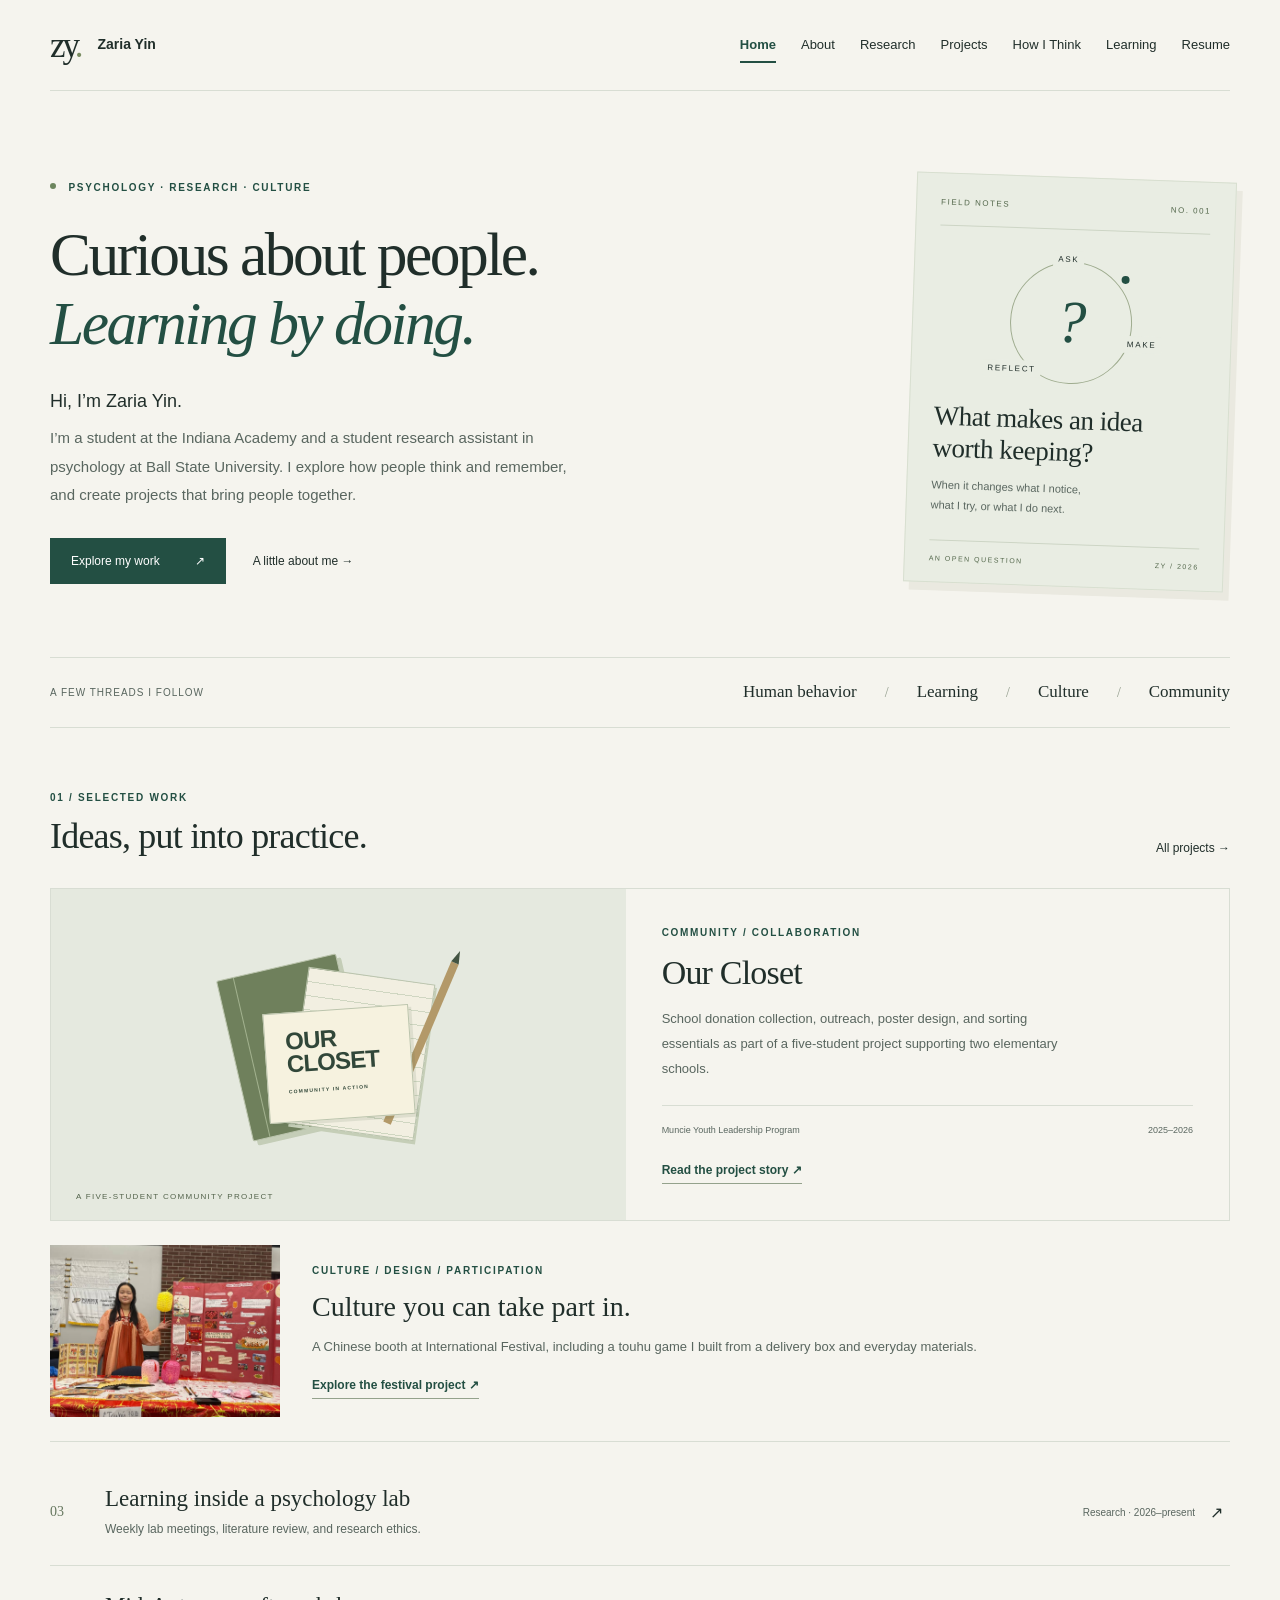
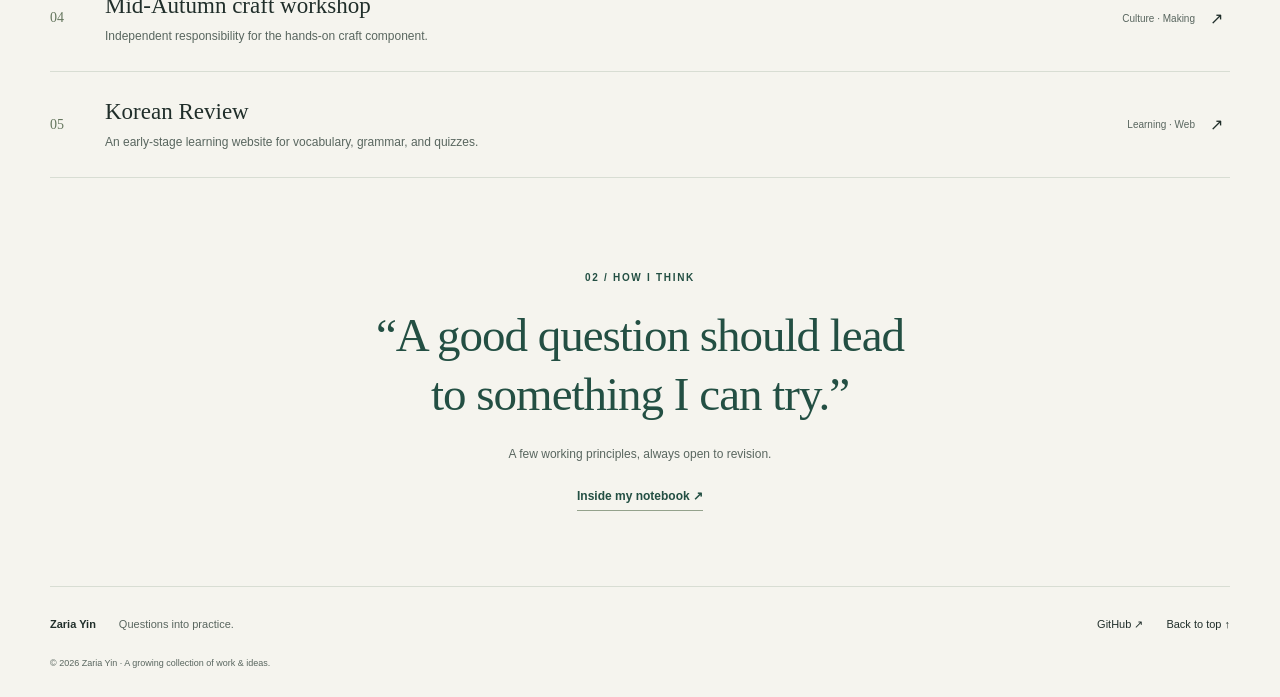
<file: index.html>
<!doctype html>
<html lang="en">
<head>
  <meta charset="utf-8">
  <meta name="viewport" content="width=device-width, initial-scale=1">
  <meta name="description" content="Student exploring psychology, research, community projects, and better ways to learn.">
  <meta name="theme-color" content="#f5f4ee">
  <meta property="og:title" content="Home · Zaria Yin">
  <meta property="og:description" content="Student exploring psychology, research, community projects, and better ways to learn.">
  <meta property="og:type" content="website">
  <title>Zaria Yin — Questions into practice</title>
  <link rel="icon" href="assets/favicon.svg" type="image/svg+xml">
  <link rel="stylesheet" href="assets/styles.css">
  <script src="assets/site.js" defer></script>
</head>
<body class="home">
  <a class="skip" href="#main">Skip to content</a>
  <header class="site-header wrap">
    <a class="brand" href="index.html" aria-label="Zaria Yin, home"><span class="monogram">zy<span>.</span></span><span class="brand-name">Zaria Yin</span></a>
    <button class="menu-toggle" aria-expanded="false" aria-controls="navigation" hidden>Menu <span aria-hidden="true">+</span></button>
    <nav id="navigation" aria-label="Main navigation"><a href="index.html" aria-current="page">Home</a><a href="about.html">About</a><a href="research.html">Research</a><a href="projects.html">Projects</a><a href="how-i-think.html">How I Think</a><a href="learning.html">Learning</a><a href="resume.html">Resume</a>
</nav>
  </header>
  <main id="main" class="wrap">
<section class="hero">
  <div class="hero-copy">
<p class="eyebrow"><span class="dot"></span> Psychology · Research · Culture</p>
<h1>Curious about people.<br><em>Learning by doing.</em>
</h1>
<p class="hero-name">Hi, I’m Zaria Yin.</p>
<p class="hero-description">I’m a student at the Indiana Academy and a student research assistant in psychology at Ball State University. I explore how people think and remember, and create projects that bring people together.</p>
<div class="actions"><a class="button" href="projects.html">Explore my work <span aria-hidden="true">↗</span></a><a class="quiet-link" href="about.html">A little about me →</a>
</div>
</div>
  <aside class="field-note" aria-labelledby="field-note-title">
<div class="note-top"><span>FIELD NOTES</span><span>NO. 001</span>
</div>
<div class="orbit" aria-hidden="true"><span class="orbit-word top">ASK</span><span class="orbit-word right">MAKE</span><span class="orbit-word bottom">REFLECT</span><span class="orbit-center">?</span>
</div>
<h2 id="field-note-title">What makes an idea<br>worth keeping?</h2>
<p>When it changes what I notice,<br>what I try, or what I do next.</p>
<div class="note-bottom"><span>AN OPEN QUESTION</span><span>ZY / 2026</span>
</div>
</aside>
</section>
<div class="interest-strip"><span>A few threads I follow</span>
<p>Human behavior <i>/</i> Learning <i>/</i> Culture <i>/</i> Community</p>
</div>
<section class="section">
<div class="section-heading">
<div>
<p class="eyebrow">01 / Selected work</p>
<h2>Ideas, put into practice.</h2>
</div><a class="quiet-link" href="projects.html">All projects →</a>
</div>
<a class="featured-project" href="projects.html#our-closet">
<div class="project-art" aria-hidden="true">
<div class="supply-stack"><span class="supply book"></span><span class="supply paper"></span><span class="supply pencil"></span><span class="supply tag">OUR<br>CLOSET<span>COMMUNITY IN ACTION</span></span>
</div><span class="art-caption">A five-student community project</span>
</div>
<div class="feature-copy">
<p class="eyebrow">Community / Collaboration</p>
<h3>Our Closet</h3>
<p>School donation collection, outreach, poster design, and sorting essentials as part of a five-student project supporting two elementary schools.</p>
<div class="project-meta"><span>Muncie Youth Leadership Program</span><span>2025–2026</span>
</div><span class="text-link">Read the project story ↗</span>
</div></a>
<a class="workshop-preview festival-preview" href="projects.html#international-festival">
  <img src="assets/photos/international-festival.jpg" alt="Chinese culture booth with festival display panels, lanterns, and a touhu game sign." width="1000" height="1333" loading="lazy" decoding="async">
  <div><p class="eyebrow">Culture / Design / Participation</p><h3>Culture you can take part in.</h3><p>A Chinese booth at International Festival, including a touhu game I built from a delivery box and everyday materials.</p><span class="text-link">Explore the festival project ↗</span></div>
</a>
<div class="work-rows">
  <a href="research.html#nardi-lab"><span class="row-number">03</span><div><h3>Learning inside a psychology lab</h3><p>Weekly lab meetings, literature review, and research ethics.</p></div><span class="row-type">Research · 2026–present</span><span aria-hidden="true">↗</span></a>
  <a href="projects.html#craft-workshop"><span class="row-number">04</span><div><h3>Mid-Autumn craft workshop</h3><p>Independent responsibility for the hands-on craft component.</p></div><span class="row-type">Culture · Making</span><span aria-hidden="true">↗</span></a>
  <a href="projects.html#korean-review"><span class="row-number">05</span><div><h3>Korean Review</h3><p>An early-stage learning website for vocabulary, grammar, and quizzes.</p></div><span class="row-type">Learning · Web</span><span aria-hidden="true">↗</span></a>
</div>
</section>
<section class="closing-note">
<p class="eyebrow">02 / How I think</p>
<blockquote>“A good question should lead<br>to something I can try.”</blockquote>
<p>A few working principles, always open to revision.</p><a class="text-link" href="how-i-think.html">Inside my notebook ↗</a>
</section>
</main>
  <footer class="site-footer wrap">
<div><a href="index.html">Zaria Yin</a><span>Questions into practice.</span>
</div>
<div><a href="https://github.com/24r14">GitHub <span aria-hidden="true">↗</span></a><a href="#main">Back to top ↑</a>
</div>
<p>© 2026 Zaria Yin · A growing collection of work &amp; ideas.</p>
</footer>
</body>
</html>
</file>
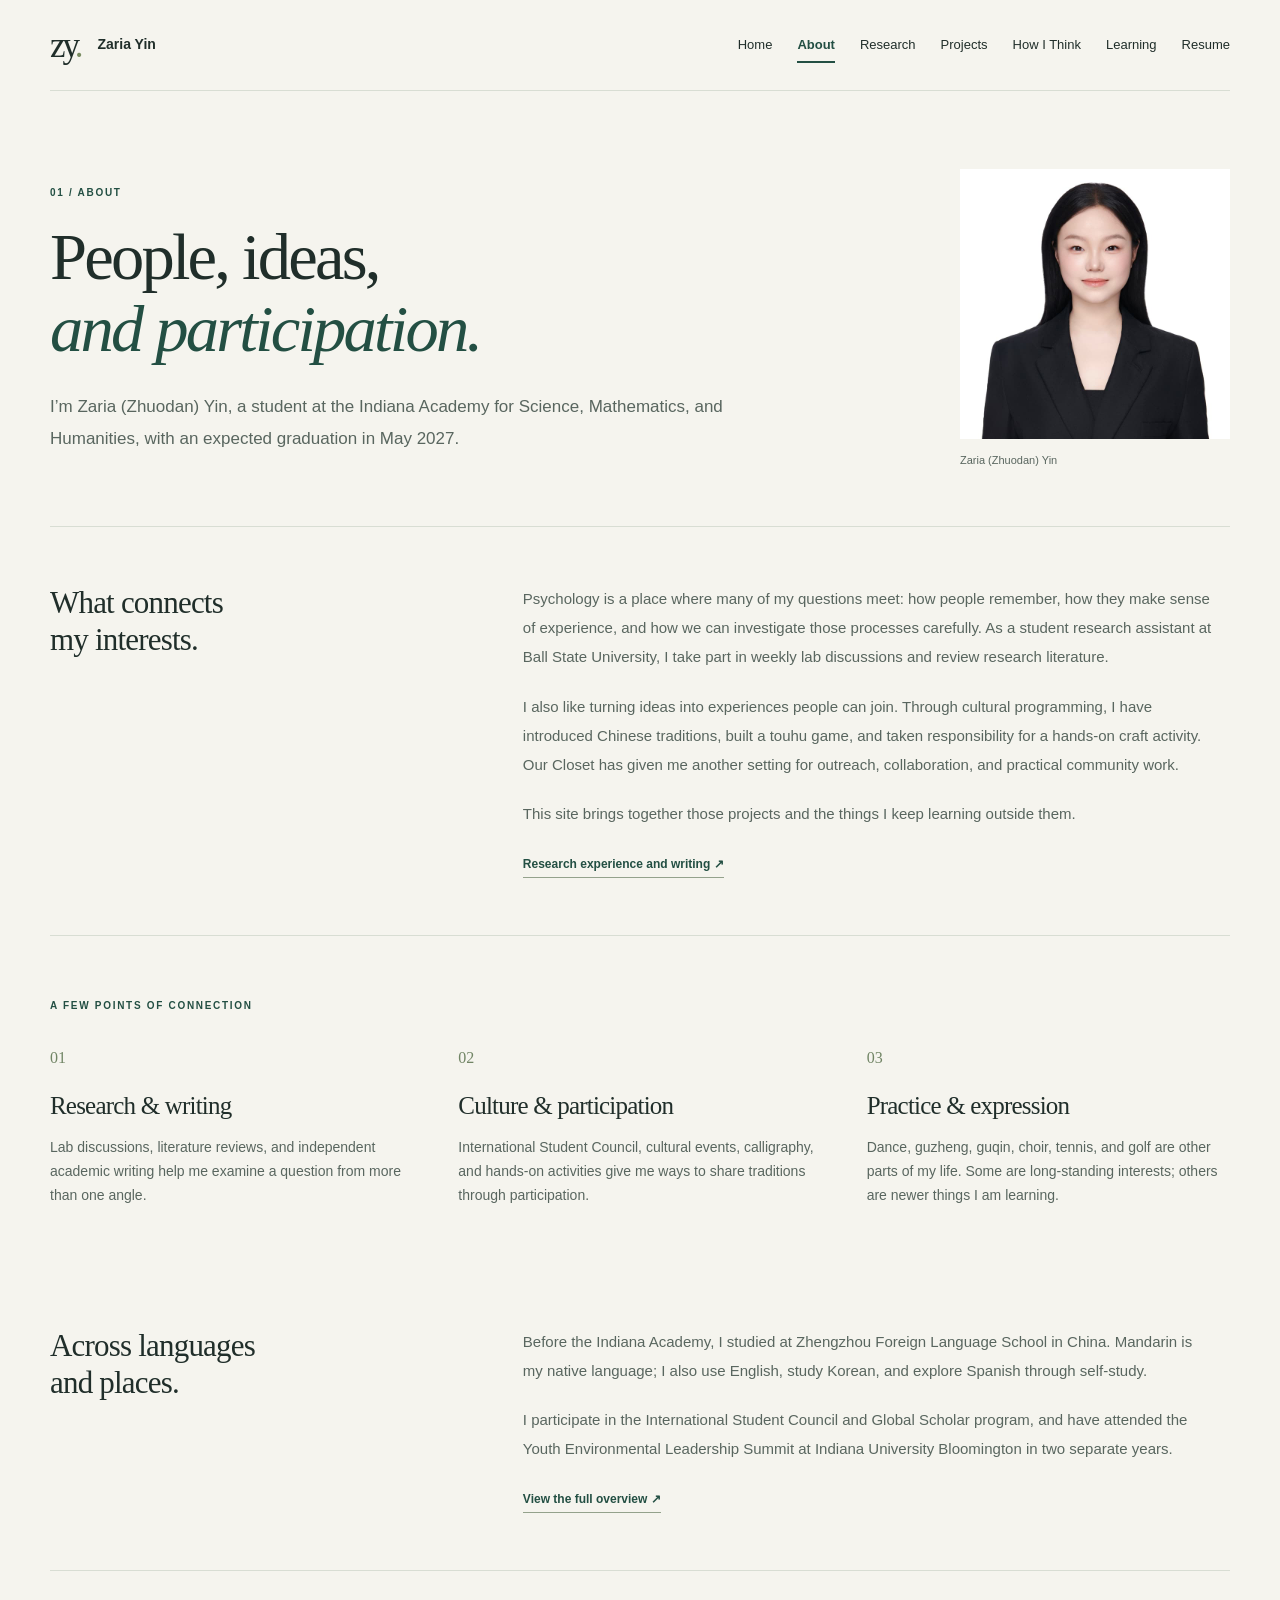
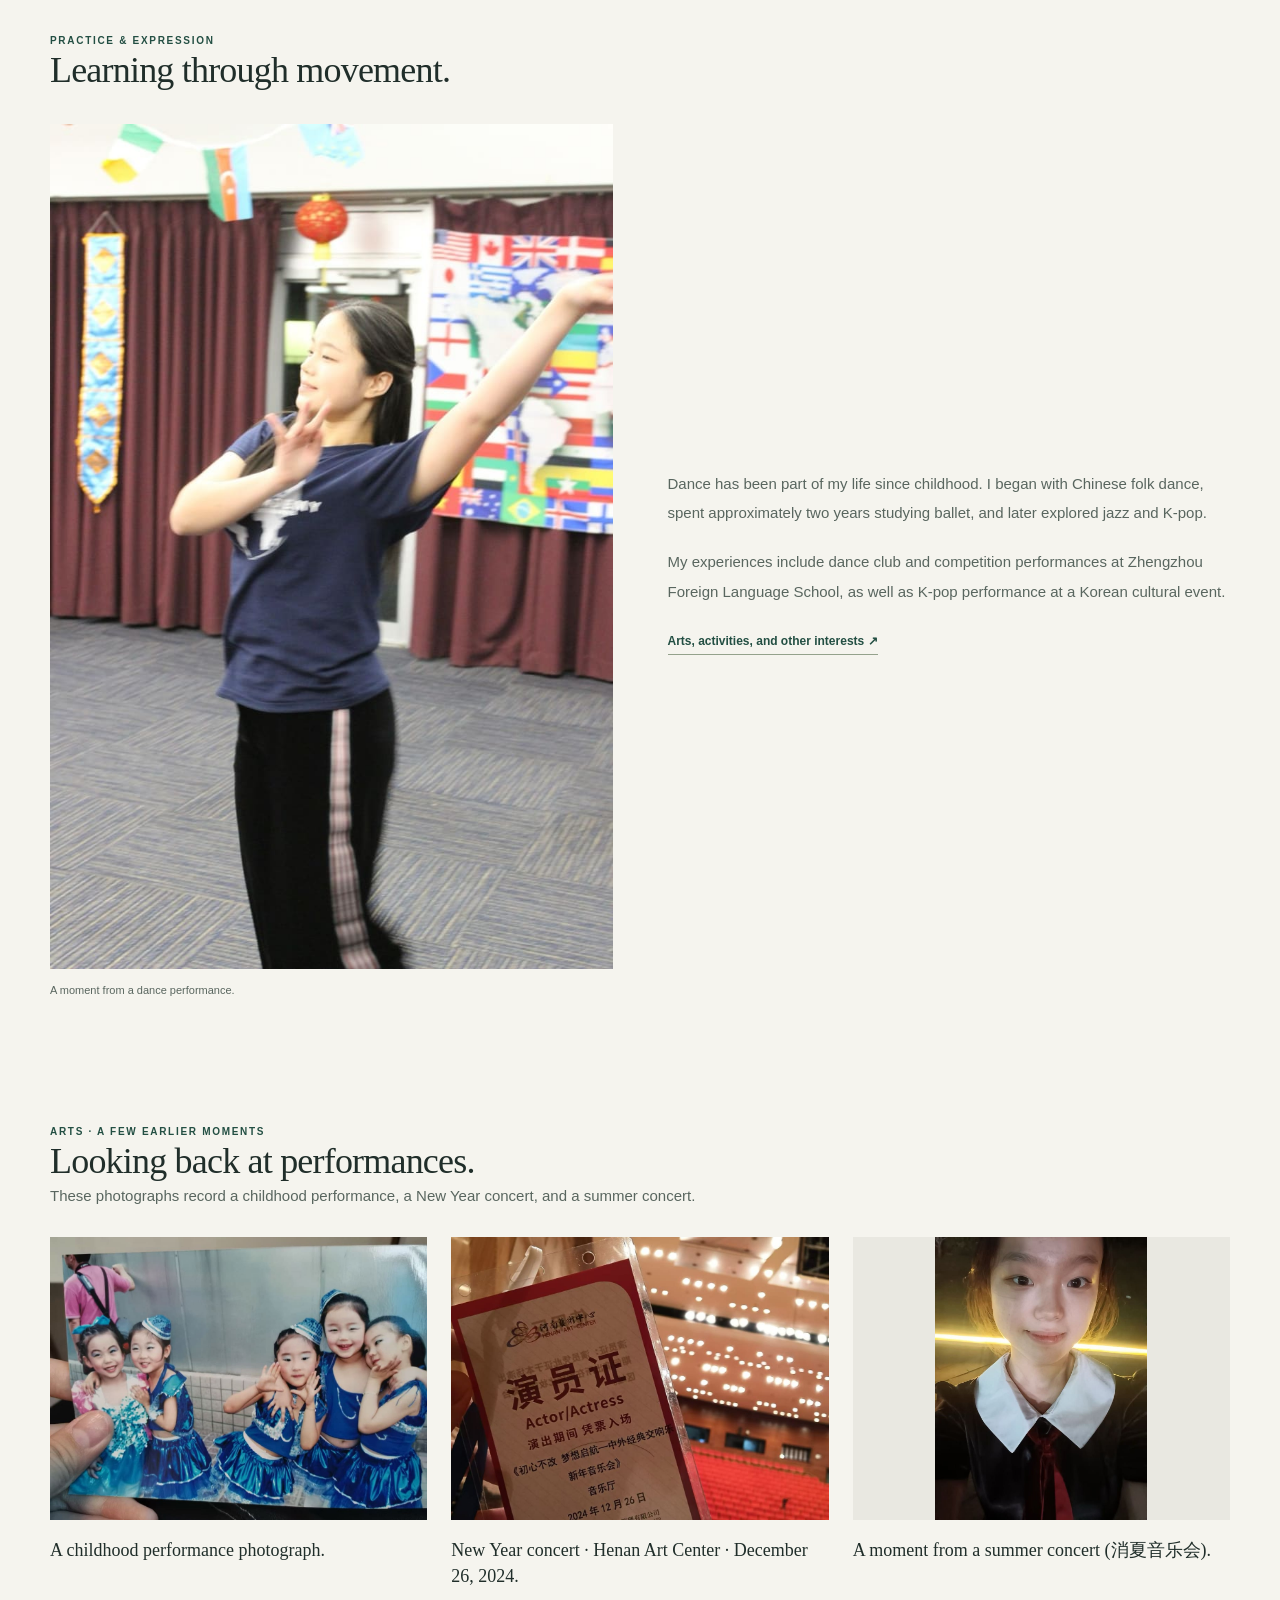
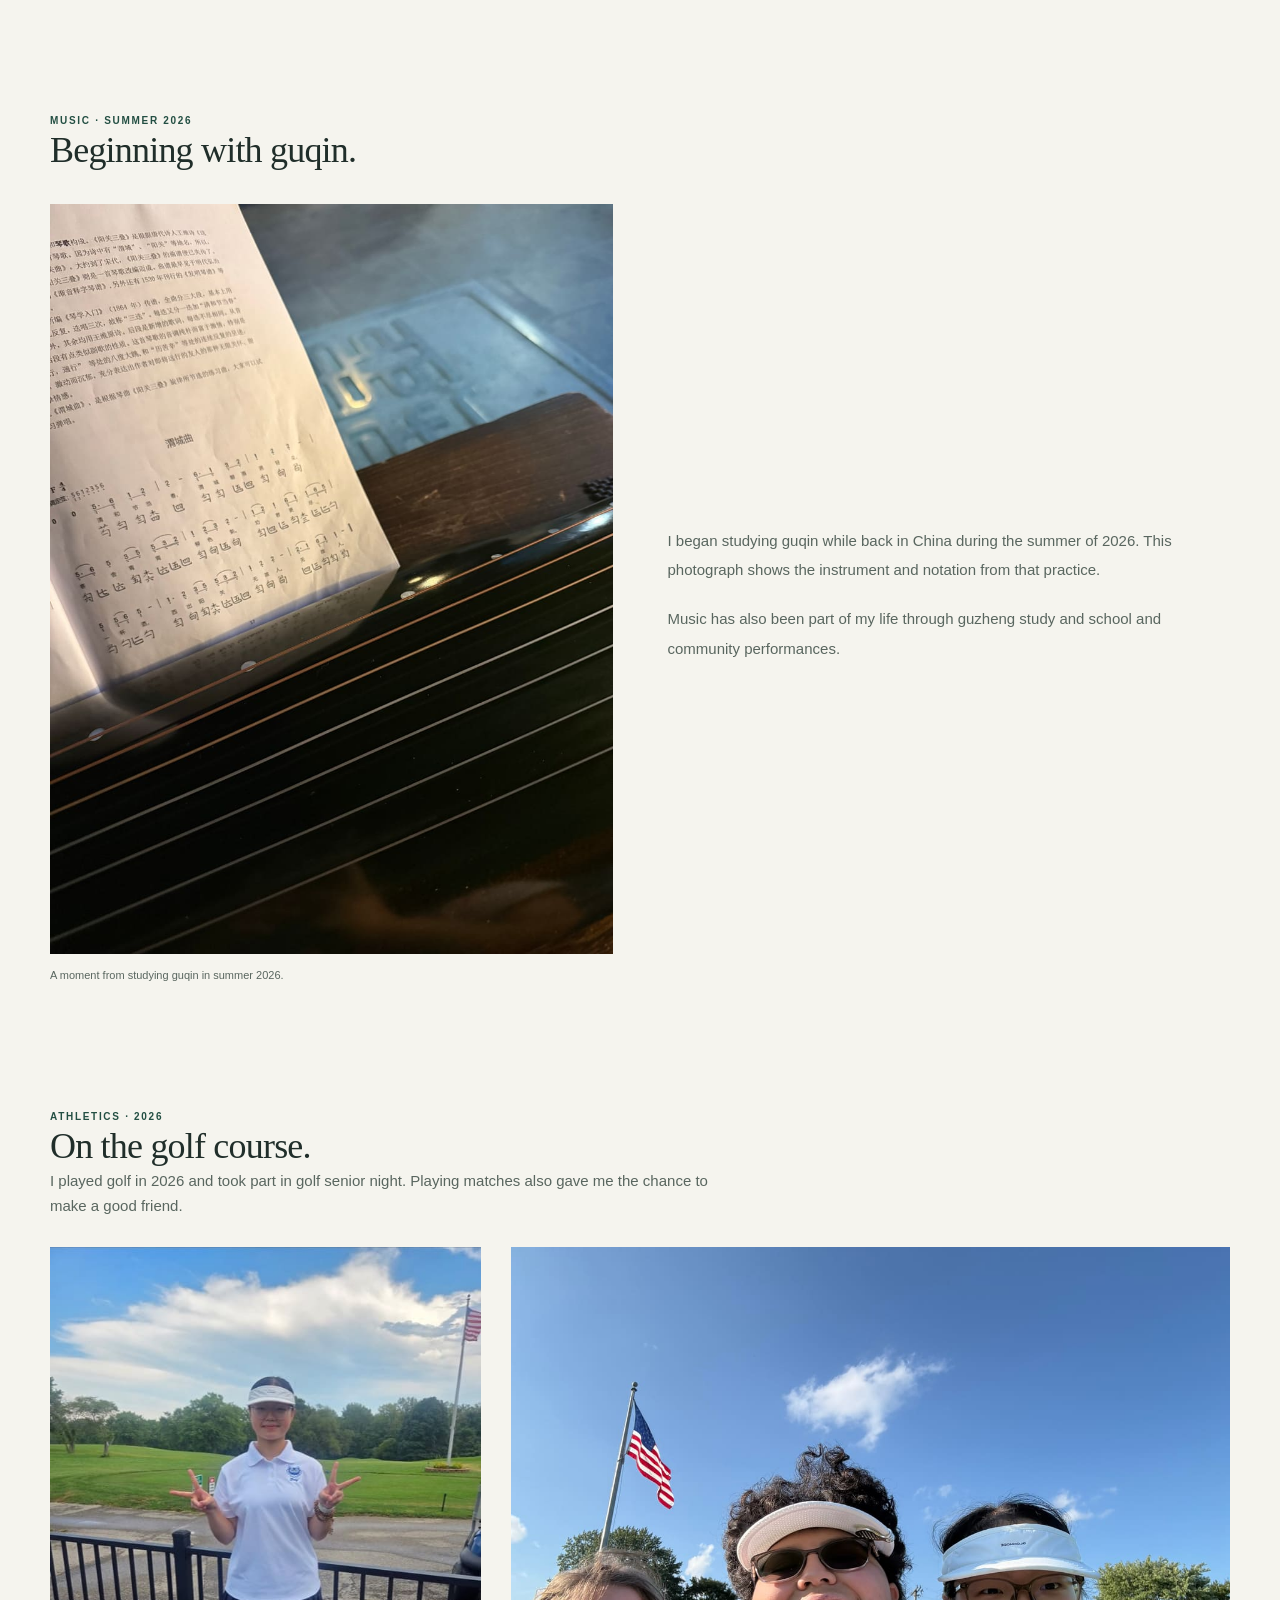
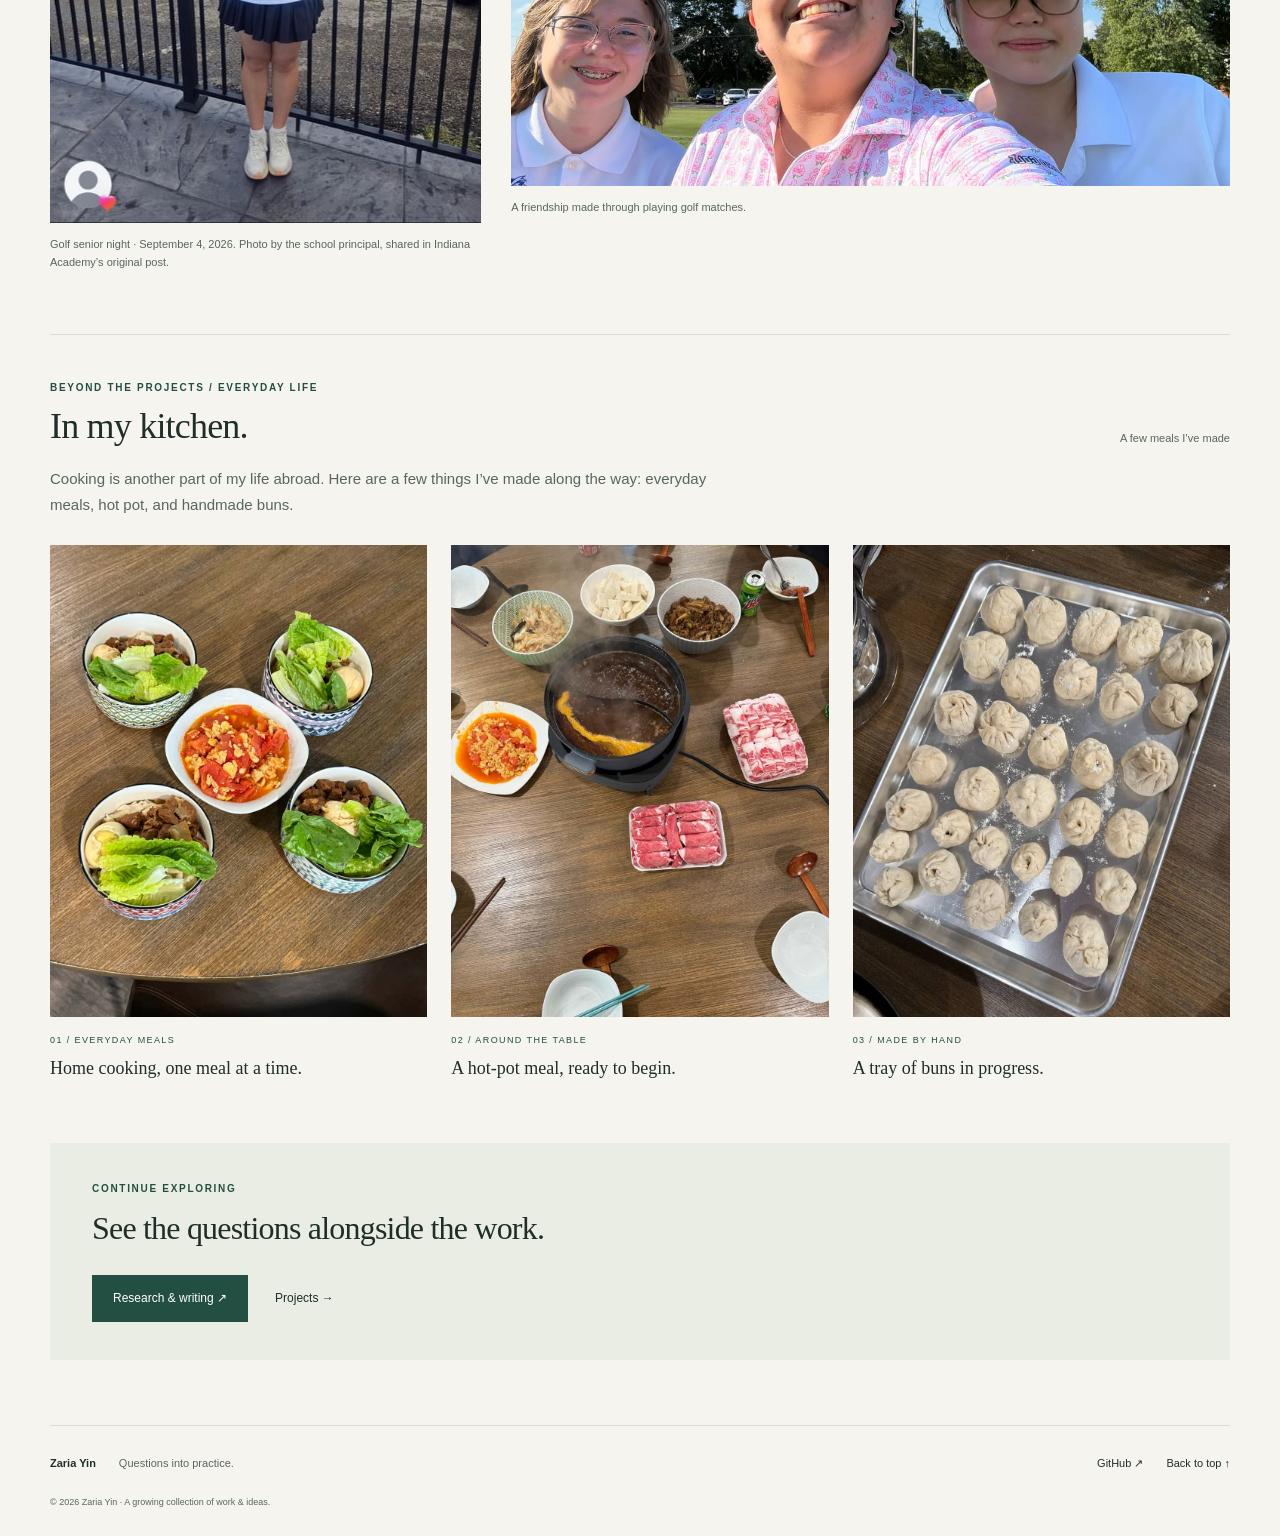
<file: about.html>
<!doctype html>
<html lang="en">
<head>
  <meta charset="utf-8">
  <meta name="viewport" content="width=device-width, initial-scale=1">
  <meta name="description" content="Zaria (Zhuodan) Yin, Indiana Academy student exploring psychology, research, cultural programming, and community projects.">
  <meta name="theme-color" content="#f5f4ee">
  <meta property="og:title" content="About · Zaria Yin">
  <meta property="og:description" content="Zaria (Zhuodan) Yin, Indiana Academy student exploring psychology, research, cultural programming, and community projects.">
  <meta property="og:type" content="website">
  <title>About · Zaria Yin</title>
  <link rel="icon" href="assets/favicon.svg" type="image/svg+xml">
  <link rel="stylesheet" href="assets/styles.css?v=performances-20261016">
  <script src="assets/site.js" defer></script>
</head>
<body class="">
  <a class="skip" href="#main">Skip to content</a>
  <header class="site-header wrap">
    <a class="brand" href="index.html" aria-label="Zaria Yin, home"><span class="monogram">zy<span>.</span></span><span class="brand-name">Zaria Yin</span></a>
    <button class="menu-toggle" aria-expanded="false" aria-controls="navigation" hidden>Menu <span aria-hidden="true">+</span></button>
    <nav id="navigation" aria-label="Main navigation"><a href="index.html">Home</a><a href="about.html" aria-current="page">About</a><a href="research.html">Research</a><a href="projects.html">Projects</a><a href="how-i-think.html">How I Think</a><a href="learning.html">Learning</a><a href="resume.html">Resume</a>
</nav>
  </header>
  <main id="main" class="wrap">
<section class="page-intro about-intro">
<div><p class="eyebrow">01 / About</p><h1>People, ideas,<br><em>and participation.</em></h1><p class="lede">I’m Zaria (Zhuodan) Yin, a student at the Indiana Academy for Science, Mathematics, and Humanities, with an expected graduation in May 2027.</p></div>
<figure class="portrait"><img src="assets/photos/zaria-portrait.jpg" alt="Portrait of Zaria Yin." width="720" height="720" decoding="async"><figcaption>Zaria (Zhuodan) Yin</figcaption></figure>
</section>
<section class="split-section"><h2>What connects <br>my interests.</h2><div class="prose">
<p>Psychology is a place where many of my questions meet: how people remember, how they make sense of experience, and how we can investigate those processes carefully. As a student research assistant at Ball State University, I take part in weekly lab discussions and review research literature.</p>
<p>I also like turning ideas into experiences people can join. Through cultural programming, I have introduced Chinese traditions, built a touhu game, and taken responsibility for a hands-on craft activity. Our Closet has given me another setting for outreach, collaboration, and practical community work.</p>
<p>This site brings together those projects and the things I keep learning outside them.</p>
<a class="text-link" href="research.html">Research experience and writing <span aria-hidden="true">↗</span></a></div></section>
<section class="section"><p class="eyebrow">A few points of connection</p><div class="three-columns">
<article><span class="small-index">01</span><h2>Research &amp; writing</h2><p>Lab discussions, literature reviews, and independent academic writing help me examine a question from more than one angle.</p></article>
<article><span class="small-index">02</span><h2>Culture &amp; participation</h2><p>International Student Council, cultural events, calligraphy, and hands-on activities give me ways to share traditions through participation.</p></article>
<article><span class="small-index">03</span><h2>Practice &amp; expression</h2><p>Dance, guzheng, guqin, choir, tennis, and golf are other parts of my life. Some are long-standing interests; others are newer things I am learning.</p></article>
</div></section>
<section class="split-section"><h2>Across languages <br>and places.</h2><div class="prose"><p>Before the Indiana Academy, I studied at Zhengzhou Foreign Language School in China. Mandarin is my native language; I also use English, study Korean, and explore Spanish through self-study.</p><p>I participate in the International Student Council and Global Scholar program, and have attended the Youth Environmental Leadership Summit at Indiana University Bloomington in two separate years.</p><a class="text-link" href="resume.html">View the full overview <span aria-hidden="true">↗</span></a></div></section>
<section class="section" id="dance" aria-labelledby="dance-title">
<p class="eyebrow">Practice &amp; expression</p>
<h2 id="dance-title">Learning through movement.</h2>
<div class="festival-layout">
<figure class="festival-photo"><a href="assets/photos/dance-performance.jpg" aria-label="View full dance performance photograph"><img src="assets/photos/dance-performance.jpg" alt="A dancer performing with one arm raised in a room decorated with international flags and lanterns." width="800" height="1202" loading="lazy" decoding="async"></a><figcaption>A moment from a dance performance.</figcaption></figure>
<div class="prose"><p>Dance has been part of my life since childhood. I began with Chinese folk dance, spent approximately two years studying ballet, and later explored jazz and K-pop.</p><p>My experiences include dance club and competition performances at Zhengzhou Foreign Language School, as well as K-pop performance at a Korean cultural event.</p><a class="text-link" href="resume.html">Arts, activities, and other interests <span aria-hidden="true">↗</span></a></div>
</div>
</section>
<section class="section" id="earlier-performances" aria-labelledby="earlier-performances-title">
 <p class="eyebrow">Arts · A few earlier moments</p><h2 id="earlier-performances-title">Looking back at performances.</h2>
 <p class="kitchen-intro">These photographs record a childhood performance, a New Year concert, and a summer concert.</p>
 <div class="photo-triptych performance-archive">
 <figure><a href="assets/photos/childhood-performance.jpg" aria-label="View full photograph: A printed childhood performance photograph showing children together in colorful costumes."><img src="assets/photos/childhood-performance.jpg" alt="A printed childhood performance photograph showing children together in colorful costumes." width="1200" height="900" loading="lazy" decoding="async"></a><figcaption>A childhood performance photograph.</figcaption></figure>
 <figure><a href="assets/photos/new-year-concert-2024.jpg" aria-label="View full photograph: A performer pass for a New Year concert at Henan Art Center dated December 26, 2024, held in front of a concert hall."><img src="assets/photos/new-year-concert-2024.jpg" alt="A performer pass for a New Year concert at Henan Art Center dated December 26, 2024, held in front of a concert hall." width="1100" height="825" loading="lazy" decoding="async"></a><figcaption>New Year concert · Henan Art Center · December 26, 2024.</figcaption></figure>
 <figure><a href="assets/photos/summer-concert.jpg" aria-label="View full photograph: A personal photograph from a summer concert."><img src="assets/photos/summer-concert.jpg" alt="A personal photograph from a summer concert." width="800" height="1067" loading="lazy" decoding="async"></a><figcaption>A moment from a summer concert (消夏音乐会).</figcaption></figure>
 </div>
 </section>
 <section class="section" id="guqin" aria-labelledby="guqin-title">
<p class="eyebrow">Music · Summer 2026</p><h2 id="guqin-title">Beginning with guqin.</h2>
<div class="festival-layout"><figure class="festival-photo"><a href="assets/photos/guqin-practice.jpg" aria-label="View full photograph: Guqin strings beside a page of Chinese musical notation during summer study."><img src="assets/photos/guqin-practice.jpg" alt="Guqin strings beside a page of Chinese musical notation during summer study." width="900" height="1200" loading="lazy" decoding="async"></a><figcaption>A moment from studying guqin in summer 2026.</figcaption></figure><div class="prose"><p>I began studying guqin while back in China during the summer of 2026. This photograph shows the instrument and notation from that practice.</p><p>Music has also been part of my life through guzheng study and school and community performances.</p></div></div>
</section>
<section class="section" id="golf" aria-labelledby="golf-title">
<p class="eyebrow">Athletics · 2026</p><h2 id="golf-title">On the golf course.</h2>
<p class="kitchen-intro">I played golf in 2026 and took part in golf senior night. Playing matches also gave me the chance to make a good friend.</p>
<div class="activity-pair golf-gallery"><figure class="festival-photo"><a href="assets/photos/golf-senior-night.jpg" aria-label="View full photograph: Zaria wearing golf attire and a visor at golf senior night."><img src="assets/photos/golf-senior-night.jpg" alt="Zaria wearing golf attire and a visor at golf senior night." width="588" height="785" loading="lazy" decoding="async"></a><figcaption>Golf senior night · September 4, 2026. Photo by the school principal, shared in <a href="https://www.instagram.com/p/DdRFkLIG4Ct/">Indiana Academy’s original post</a>.</figcaption></figure><figure class="festival-photo"><a href="assets/photos/golf-friendship.jpg" aria-label="View full photograph: Three people smiling together outdoors at a golf match."><img src="assets/photos/golf-friendship.jpg" alt="Three people smiling together outdoors at a golf match." width="1200" height="900" loading="lazy" decoding="async"></a><figcaption>A friendship made through playing golf matches.</figcaption></figure></div>
</section>
<section class="section kitchen-section" id="everyday-life" aria-labelledby="kitchen-title">
  <div class="section-heading">
    <div>
      <p class="eyebrow">Beyond the projects / Everyday life</p>
      <h2 id="kitchen-title">In my kitchen.</h2>
    </div>
    <span class="section-aside">A few meals I’ve made</span>
  </div>
  <p class="kitchen-intro">Cooking is another part of my life abroad. Here are a few things I’ve made along the way: everyday meals, hot pot, and handmade buns.</p>
  <div class="photo-triptych">
    <figure>
      <a href="assets/photos/home-cooking.jpg" aria-label="View full photograph of a home-cooked meal">
        <img src="assets/photos/home-cooking.jpg" alt="Four bowls with greens, eggs and meat around a dish of tomato and eggs on a wooden table." width="1000" height="1333" loading="lazy" decoding="async">
      </a>
      <figcaption><span>01 / Everyday meals</span>Home cooking, one meal at a time.</figcaption>
    </figure>
    <figure>
      <a href="assets/photos/hot-pot.jpg" aria-label="View full photograph of hot pot">
        <img src="assets/photos/hot-pot.jpg" alt="A divided hot pot surrounded by sliced meat, tofu, vegetables and side dishes." width="1000" height="1333" loading="lazy" decoding="async">
      </a>
      <figcaption><span>02 / Around the table</span>A hot-pot meal, ready to begin.</figcaption>
    </figure>
    <figure>
      <a href="assets/photos/handmade-buns.jpg" aria-label="View full photograph of handmade buns">
        <img src="assets/photos/handmade-buns.jpg" alt="Hand-shaped buns arranged on a metal tray before cooking." width="1000" height="1333" loading="lazy" decoding="async">
      </a>
      <figcaption><span>03 / Made by hand</span>A tray of buns in progress.</figcaption>
    </figure>
  </div>
</section>
<section class="callout"><p class="eyebrow">Continue exploring</p><h2>See the questions alongside the work.</h2><div class="actions"><a class="button" href="research.html">Research &amp; writing ↗</a><a class="quiet-link" href="projects.html">Projects →</a></div></section>
</main>
  <footer class="site-footer wrap">
<div><a href="index.html">Zaria Yin</a><span>Questions into practice.</span>
</div>
<div><a href="https://github.com/24r14">GitHub <span aria-hidden="true">↗</span></a><a href="#main">Back to top ↑</a>
</div>
<p>© 2026 Zaria Yin · A growing collection of work &amp; ideas.</p>
</footer>
</body>
</html>
</file>
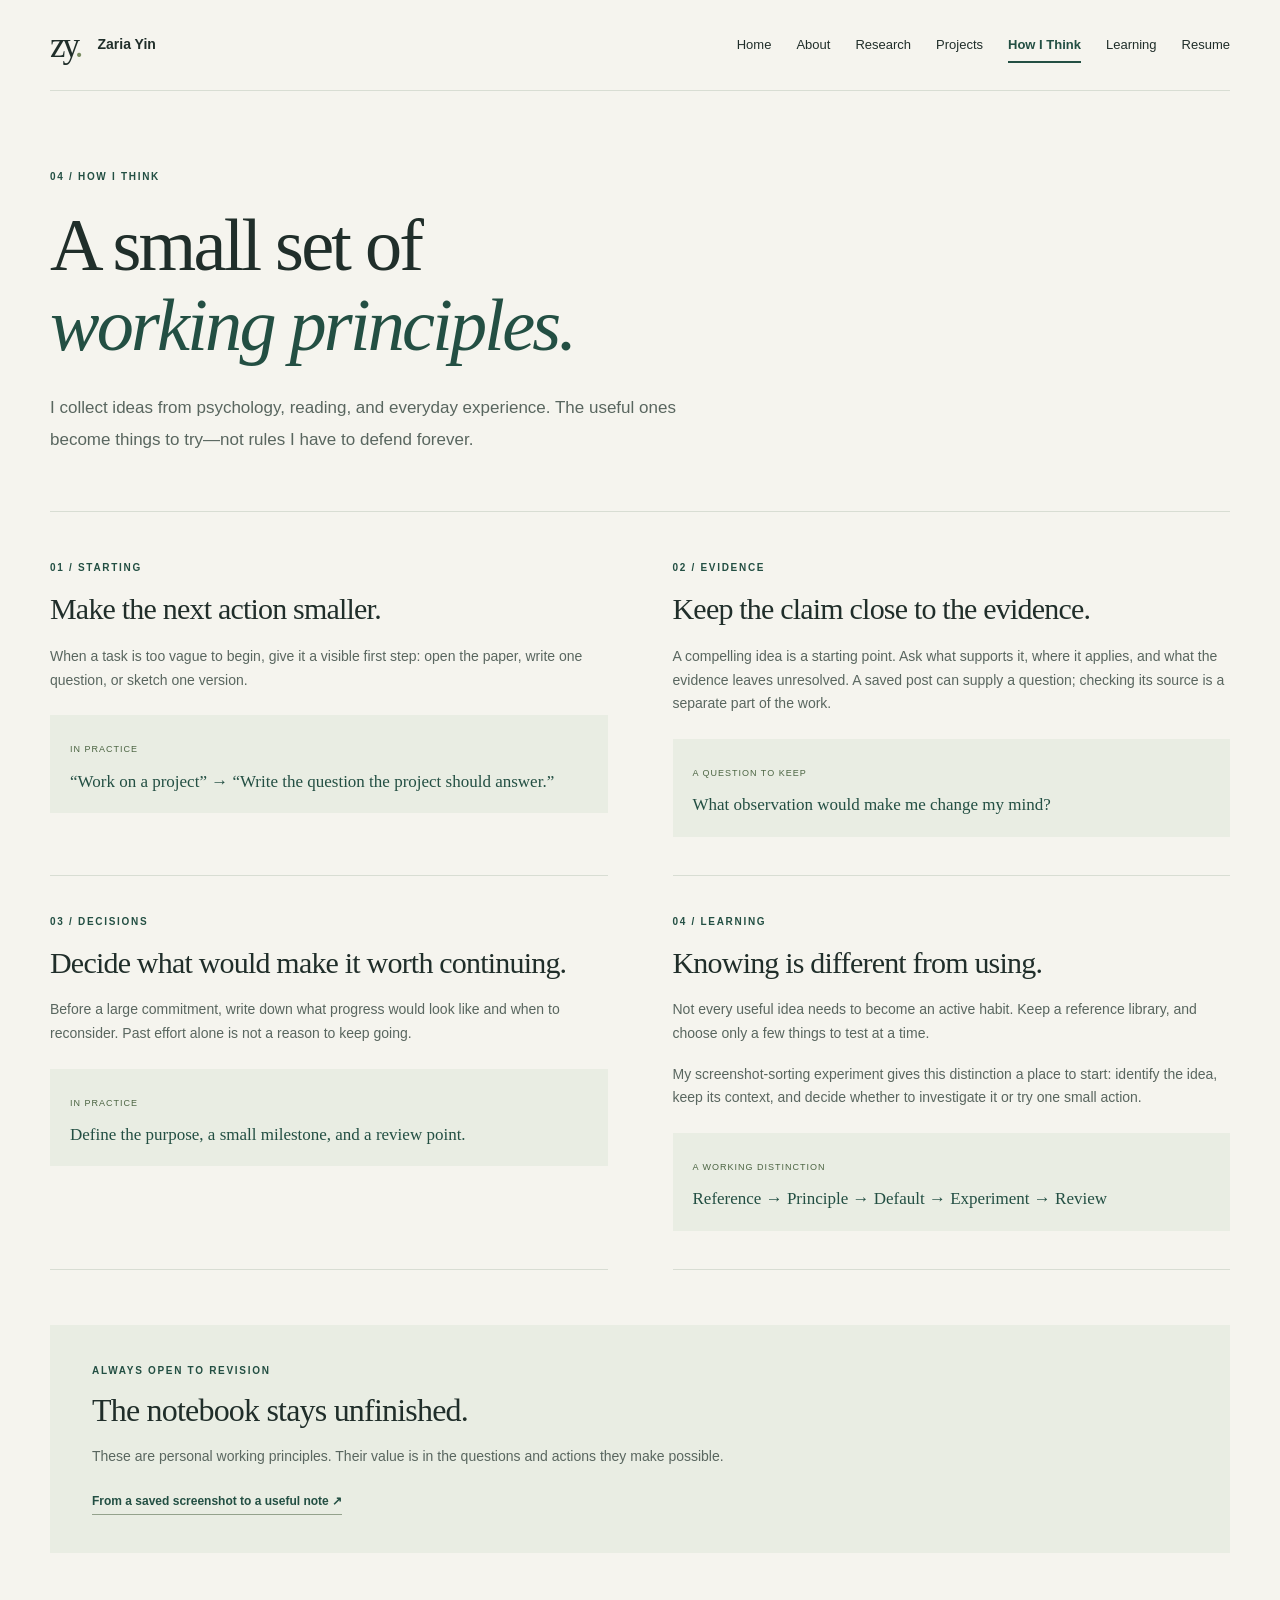
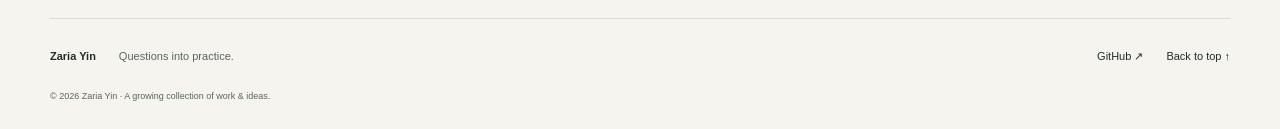
<file: how-i-think.html>
<!doctype html>
<html lang="en">
<head>
  <meta charset="utf-8">
  <meta name="viewport" content="width=device-width, initial-scale=1">
  <meta name="description" content="Working principles for learning, decisions, and turning ideas into practice.">
  <meta name="theme-color" content="#f5f4ee">
  <meta property="og:title" content="How I Think · Zaria Yin">
  <meta property="og:description" content="Working principles for learning, decisions, and turning ideas into practice.">
  <meta property="og:type" content="website">
  <title>How I Think · Zaria Yin</title>
  <link rel="icon" href="assets/favicon.svg" type="image/svg+xml">
  <link rel="stylesheet" href="assets/styles.css">
  <script src="assets/site.js" defer></script>
</head>
<body class="">
  <a class="skip" href="#main">Skip to content</a>
  <header class="site-header wrap">
    <a class="brand" href="index.html" aria-label="Zaria Yin, home"><span class="monogram">zy<span>.</span></span><span class="brand-name">Zaria Yin</span></a>
    <button class="menu-toggle" aria-expanded="false" aria-controls="navigation" hidden>Menu <span aria-hidden="true">+</span></button>
    <nav id="navigation" aria-label="Main navigation"><a href="index.html">Home</a><a href="about.html">About</a><a href="research.html">Research</a><a href="projects.html">Projects</a><a href="how-i-think.html" aria-current="page">How I Think</a><a href="learning.html">Learning</a><a href="resume.html">Resume</a>
</nav>
  </header>
  <main id="main" class="wrap">
<section class="page-intro">
<p class="eyebrow">04 / How I Think</p>
<h1>A small set of<br><em>working principles.</em>
</h1>
<p class="lede">I collect ideas from psychology, reading, and everyday experience. The useful ones become things to try—not rules I have to defend forever.</p>
</section>
<section class="principles">
<article>
<p class="eyebrow">01 / Starting</p>
<h2>Make the next action smaller.</h2>
<p>When a task is too vague to begin, give it a visible first step: open the paper, write one question, or sketch one version.</p>
<div class="example"><span>In practice</span>
<p>“Work on a project” → “Write the question the project should answer.”</p>
</div>
</article>
<article>
<p class="eyebrow">02 / Evidence</p>
<h2>Keep the claim close to the evidence.</h2>
<p>A compelling idea is a starting point. Ask what supports it, where it applies, and what the evidence leaves unresolved. A saved post can supply a question; checking its source is a separate part of the work.</p>
<div class="example"><span>A question to keep</span>
<p>What observation would make me change my mind?</p>
</div>
</article>
<article>
<p class="eyebrow">03 / Decisions</p>
<h2>Decide what would make it worth continuing.</h2>
<p>Before a large commitment, write down what progress would look like and when to reconsider. Past effort alone is not a reason to keep going.</p>
<div class="example"><span>In practice</span>
<p>Define the purpose, a small milestone, and a review point.</p>
</div>
</article>
<article>
<p class="eyebrow">04 / Learning</p>
<h2>Knowing is different from using.</h2>
<p>Not every useful idea needs to become an active habit. Keep a reference library, and choose only a few things to test at a time.</p>
<p>My screenshot-sorting experiment gives this distinction a place to start: identify the idea, keep its context, and decide whether to investigate it or try one small action.</p>
<div class="example"><span>A working distinction</span>
<p>Reference → Principle → Default → Experiment → Review</p>
</div>
</article>
</section>
<section class="callout">
<p class="eyebrow">Always open to revision</p>
<h2>The notebook stays unfinished.</h2>
<p>These are personal working principles. Their value is in the questions and actions they make possible.</p><a class="text-link" href="learning.html#saved-ideas">From a saved screenshot to a useful note ↗</a>
</section>
</main>
  <footer class="site-footer wrap">
<div><a href="index.html">Zaria Yin</a><span>Questions into practice.</span>
</div>
<div><a href="https://github.com/24r14">GitHub <span aria-hidden="true">↗</span></a><a href="#main">Back to top ↑</a>
</div>
<p>© 2026 Zaria Yin · A growing collection of work &amp; ideas.</p>
</footer>
</body>
</html>
</file>
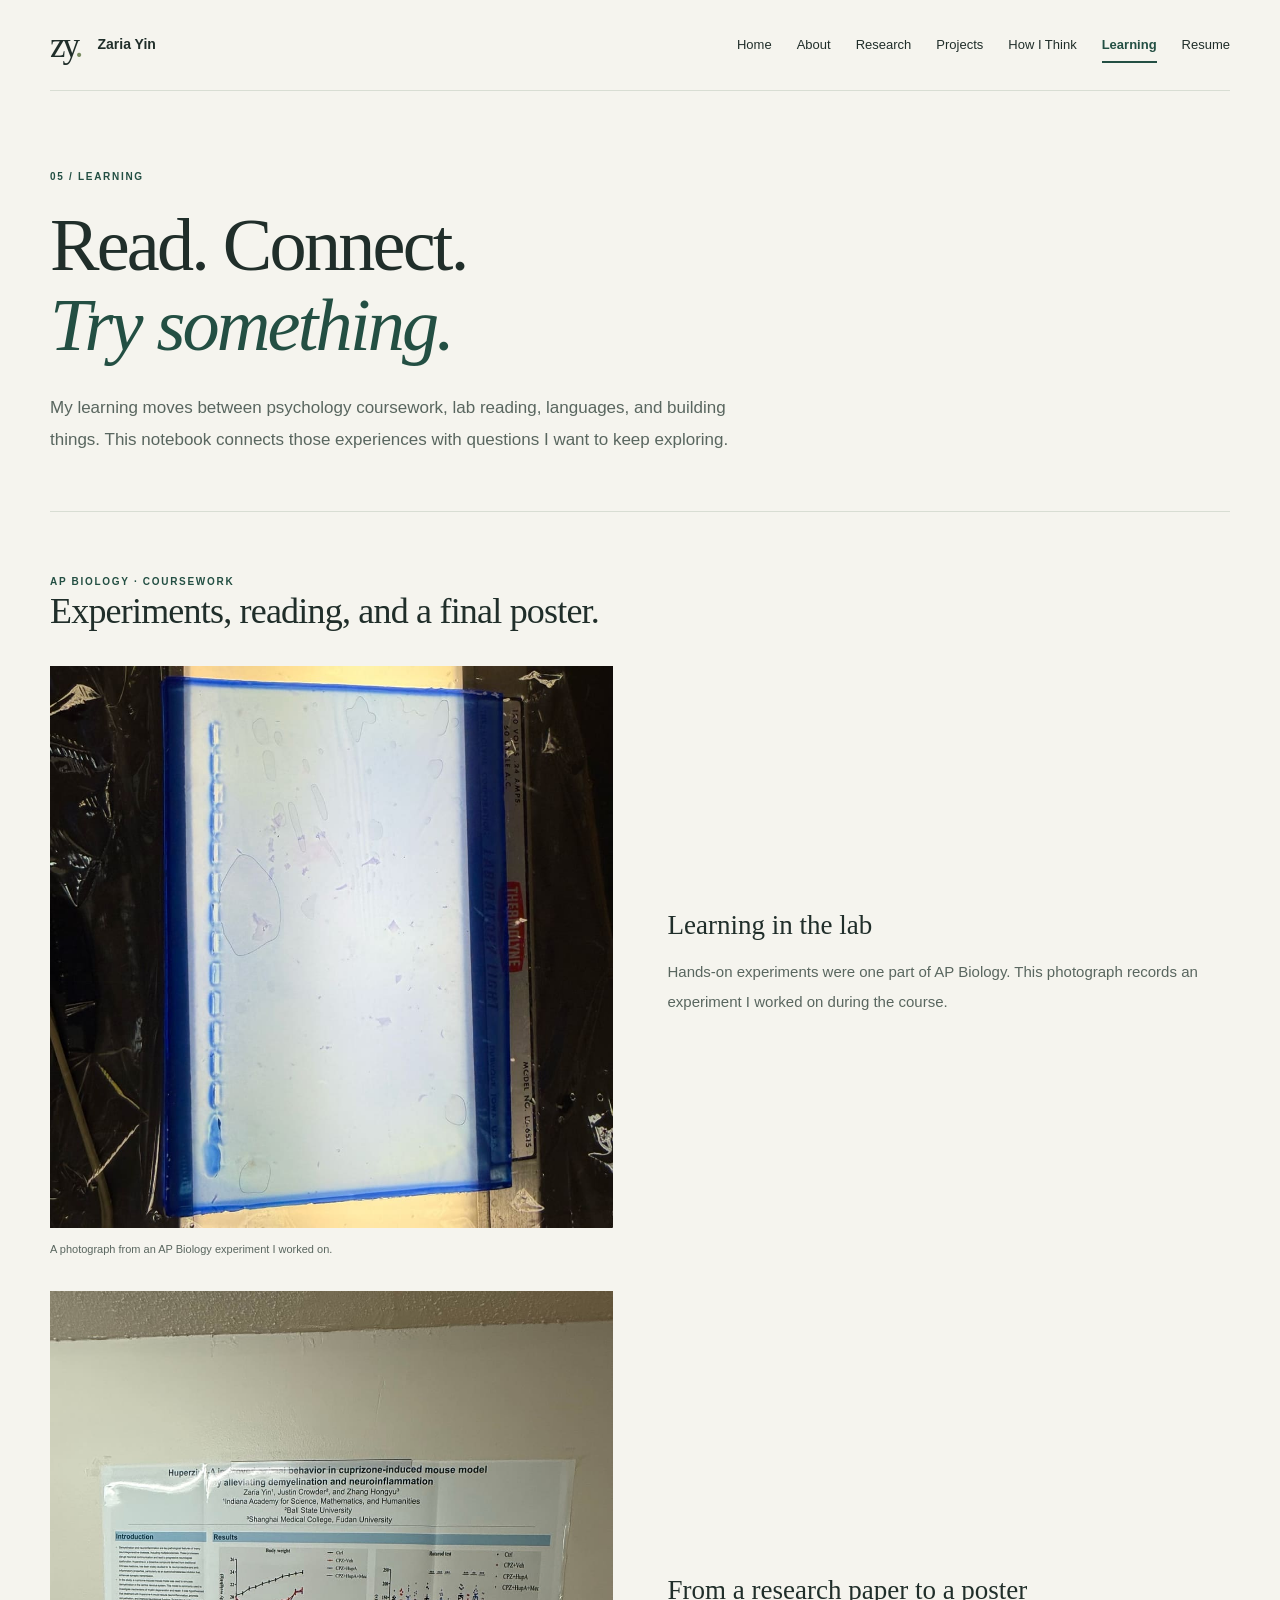
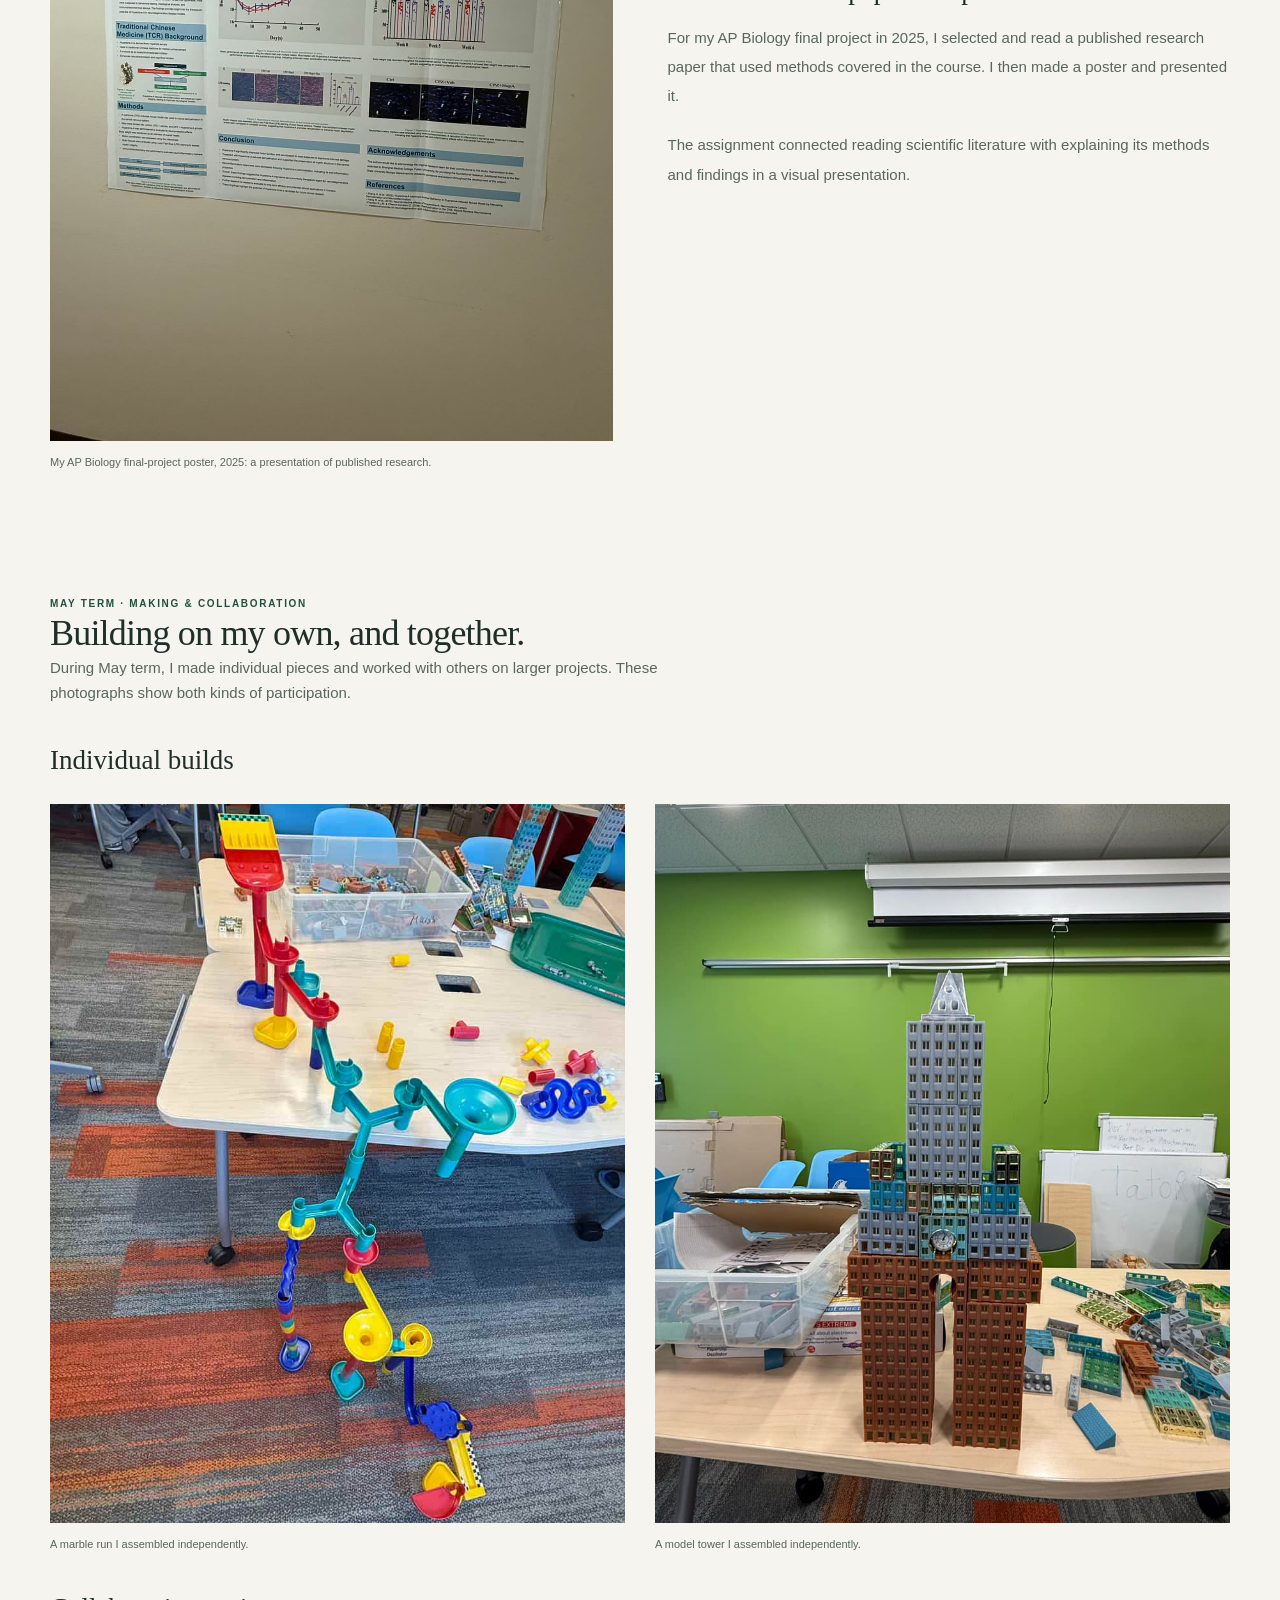
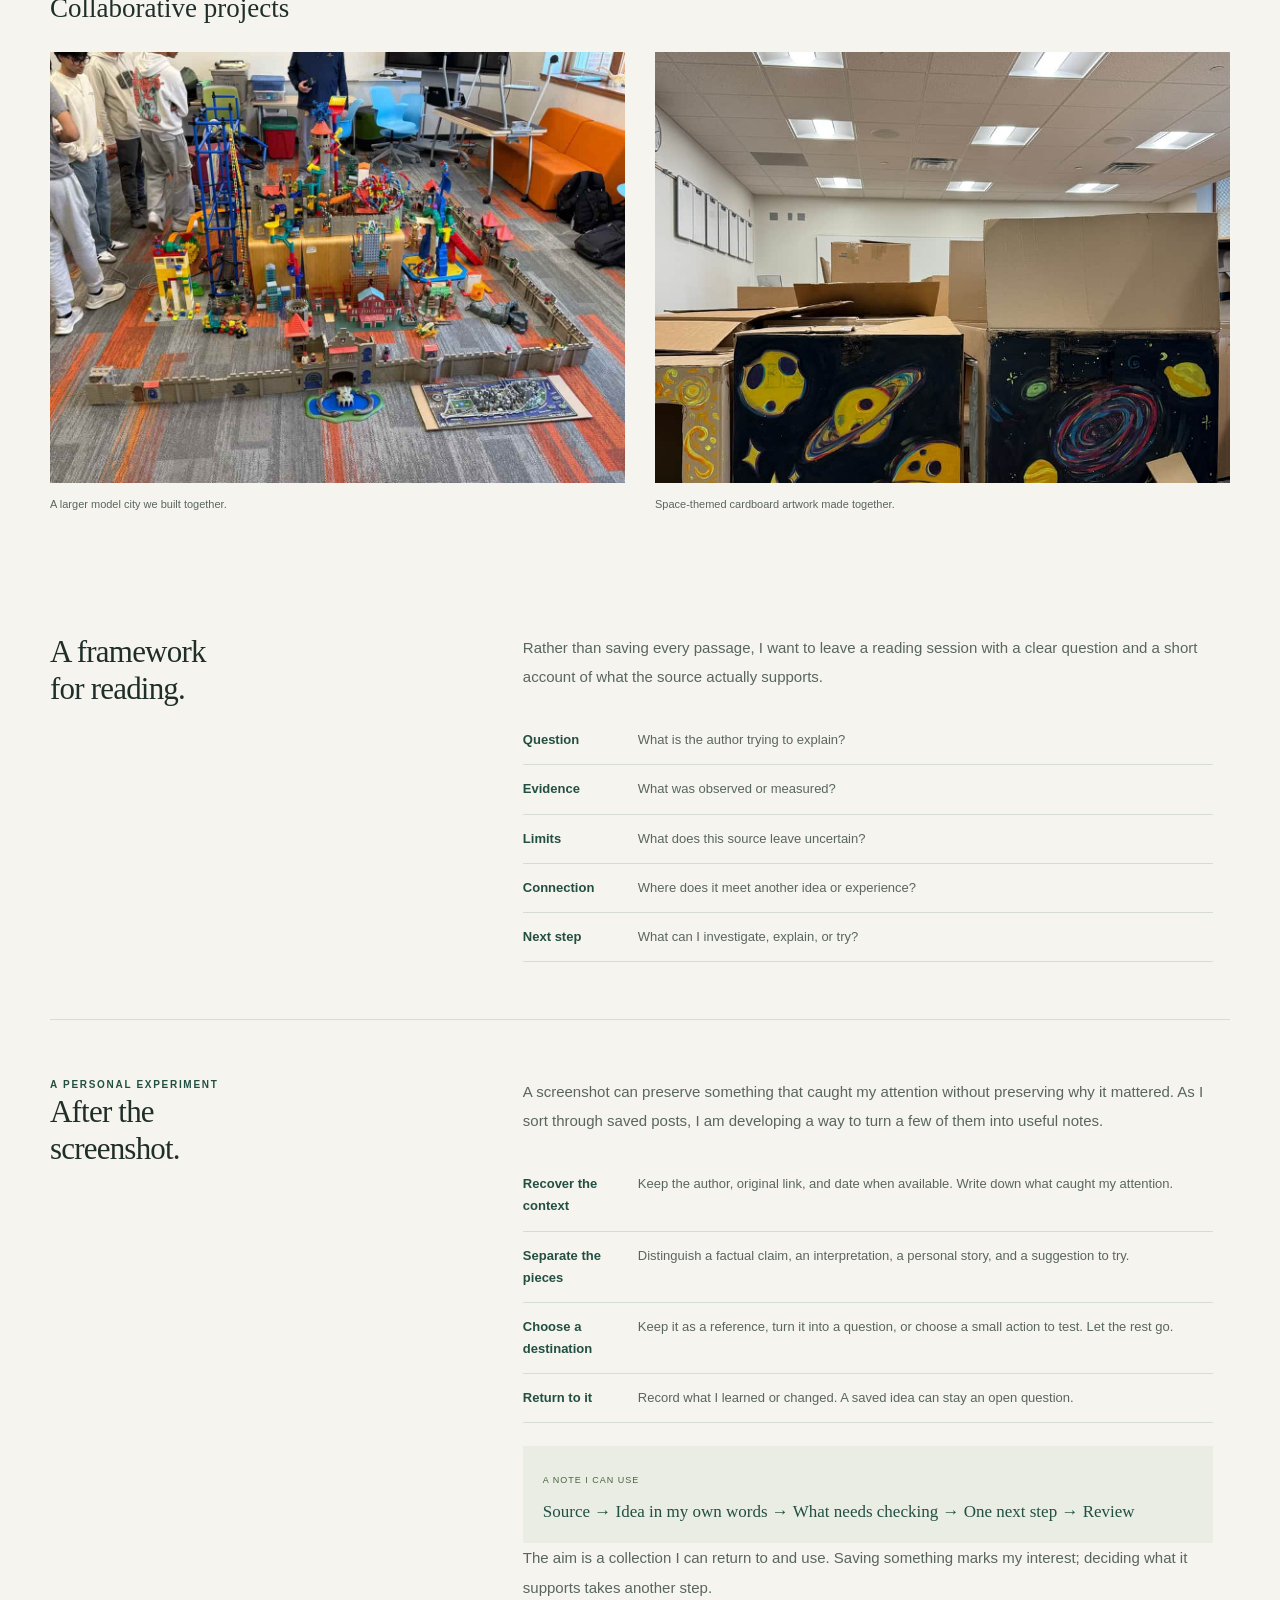
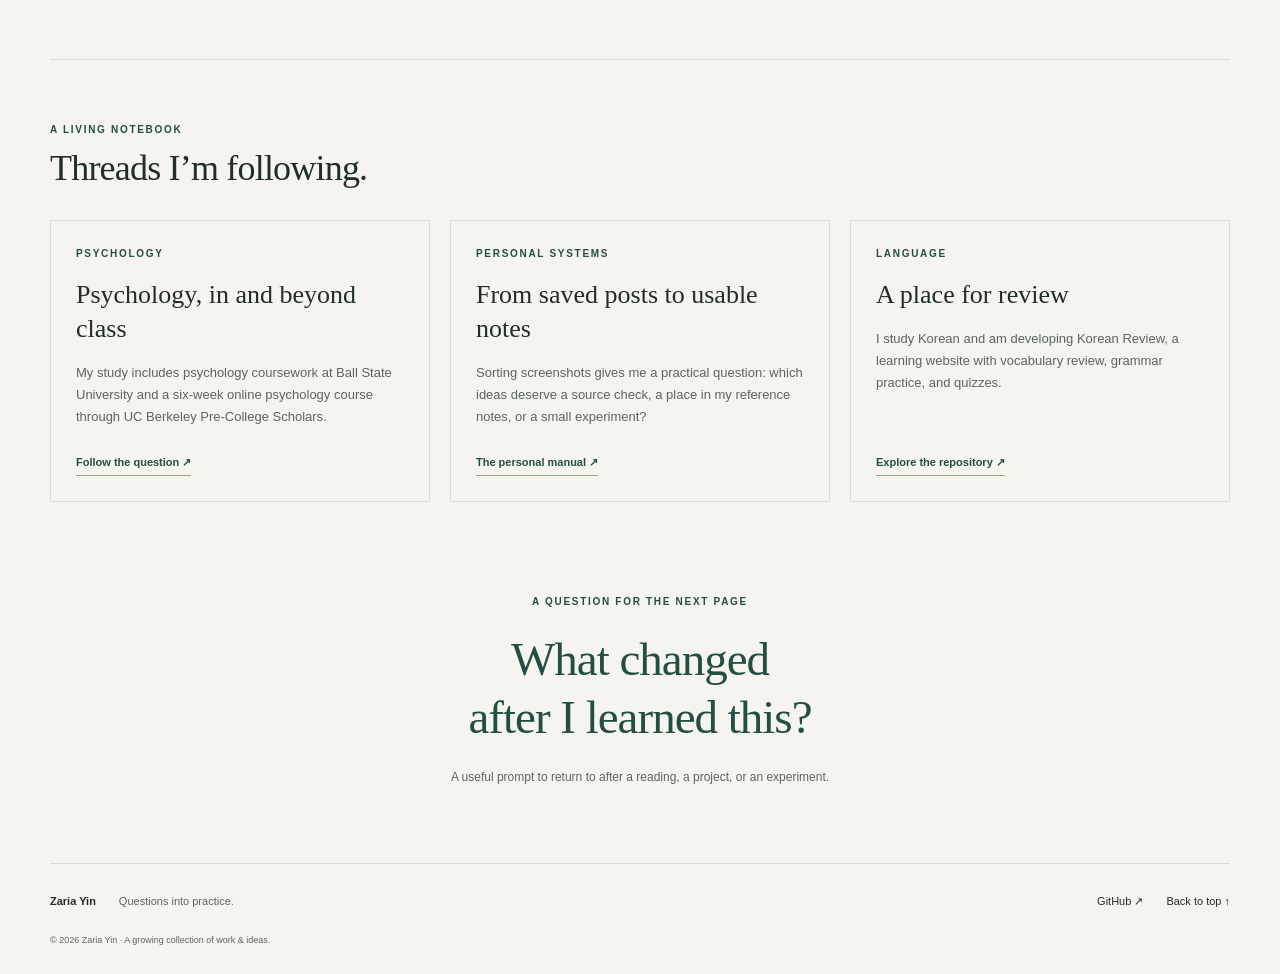
<file: learning.html>
<!doctype html>
<html lang="en">
<head>
  <meta charset="utf-8">
  <meta name="viewport" content="width=device-width, initial-scale=1">
  <meta name="description" content="A learning notebook connecting reading, questions, and small experiments.">
  <meta name="theme-color" content="#f5f4ee">
  <meta property="og:title" content="Learning · Zaria Yin">
  <meta property="og:description" content="A learning notebook connecting reading, questions, and small experiments.">
  <meta property="og:type" content="website">
  <title>Learning · Zaria Yin</title>
  <link rel="icon" href="assets/favicon.svg" type="image/svg+xml">
  <link rel="stylesheet" href="assets/styles.css">
  <script src="assets/site.js" defer></script>
</head>
<body class="">
  <a class="skip" href="#main">Skip to content</a>
  <header class="site-header wrap">
    <a class="brand" href="index.html" aria-label="Zaria Yin, home"><span class="monogram">zy<span>.</span></span><span class="brand-name">Zaria Yin</span></a>
    <button class="menu-toggle" aria-expanded="false" aria-controls="navigation" hidden>Menu <span aria-hidden="true">+</span></button>
    <nav id="navigation" aria-label="Main navigation"><a href="index.html">Home</a><a href="about.html">About</a><a href="research.html">Research</a><a href="projects.html">Projects</a><a href="how-i-think.html">How I Think</a><a href="learning.html" aria-current="page">Learning</a><a href="resume.html">Resume</a>
</nav>
  </header>
  <main id="main" class="wrap">
<section class="page-intro">
<p class="eyebrow">05 / Learning</p>
<h1>Read. Connect.<br><em>Try something.</em>
</h1>
<p class="lede">My learning moves between psychology coursework, lab reading, languages, and building things. This notebook connects those experiences with questions I want to keep exploring.</p>
</section>
<section class="section" id="biology-lab" aria-labelledby="biology-title">
<p class="eyebrow">AP Biology · Coursework</p><h2 id="biology-title">Experiments, reading, and a final poster.</h2>
<div class="festival-layout"><figure class="festival-photo"><a href="assets/photos/biology-lab.jpg" aria-label="View full AP Biology experiment photograph"><img src="assets/photos/biology-lab.jpg" alt="An illuminated tray from an AP Biology experiment." width="1000" height="1000" loading="lazy" decoding="async"></a><figcaption>A photograph from an AP Biology experiment I worked on.</figcaption></figure><div class="prose"><h3>Learning in the lab</h3><p>Hands-on experiments were one part of AP Biology. This photograph records an experiment I worked on during the course.</p></div></div>
<div class="festival-layout" id="biology-poster"><figure class="festival-photo"><a href="assets/photos/biology-poster-2025.jpg" aria-label="View full photograph: An AP Biology final-project poster with sections presenting a published study, including methods, results, and references."><img src="assets/photos/biology-poster-2025.jpg" alt="An AP Biology final-project poster with sections presenting a published study, including methods, results, and references." width="1100" height="1467" loading="lazy" decoding="async"></a><figcaption>My AP Biology final-project poster, 2025: a presentation of published research.</figcaption></figure><div class="prose"><h3>From a research paper to a poster</h3><p>For my AP Biology final project in 2025, I selected and read a published research paper that used methods covered in the course. I then made a poster and presented it.</p><p>The assignment connected reading scientific literature with explaining its methods and findings in a visual presentation.</p></div></div>
</section>
<section class="section" id="may-term">
<p class="eyebrow">May term · Making &amp; collaboration</p><h2>Building on my own, and together.</h2>
<p class="kitchen-intro">During May term, I made individual pieces and worked with others on larger projects. These photographs show both kinds of participation.</p>
<h3 class="gallery-heading">Individual builds</h3>
<div class="activity-pair">
<figure><a href="assets/photos/may-term-marble-run.jpg" aria-label="View full individual marble run photograph"><img src="assets/photos/may-term-marble-run.jpg" alt="A colorful marble run assembled across a table and down to the floor." width="900" height="1200" loading="lazy" decoding="async"></a><figcaption>A marble run I assembled independently.</figcaption></figure>
<figure><a href="assets/photos/may-term-model-tower.jpg" aria-label="View full individual model tower photograph"><img src="assets/photos/may-term-model-tower.jpg" alt="A tall model building assembled from colored modular pieces on a classroom table." width="900" height="1200" loading="lazy" decoding="async"></a><figcaption>A model tower I assembled independently.</figcaption></figure>
</div>
<h3 class="gallery-heading">Collaborative projects</h3>
<div class="activity-pair may-term-collaborative">
<figure><a href="assets/photos/may-term-model-city.jpg" aria-label="View full collaborative model city photograph"><img src="assets/photos/may-term-model-city.jpg" alt="A large collaborative model city with towers, buildings, tracks, and walls on a classroom floor." width="1200" height="900" loading="lazy" decoding="async"></a><figcaption>A larger model city we built together.</figcaption></figure>
<figure><a href="assets/photos/may-term-space-art.jpg" aria-label="View full collaborative space artwork photograph"><img src="assets/photos/may-term-space-art.jpg" alt="Cardboard panels painted with colorful planets, stars, and galaxies in a classroom." width="900" height="1200" loading="lazy" decoding="async"></a><figcaption>Space-themed cardboard artwork made together.</figcaption></figure>
</div>
</section>
<section class="split-section" id="reading">
<h2>A framework <br>for reading.</h2>
<div class="prose">
<p>Rather than saving every passage, I want to leave a reading session with a clear question and a short account of what the source actually supports.</p>
<ol class="reading-steps">
<li><strong>Question</strong><span>What is the author trying to explain?</span>
</li>
<li><strong>Evidence</strong><span>What was observed or measured?</span>
</li>
<li><strong>Limits</strong><span>What does this source leave uncertain?</span>
</li>
<li><strong>Connection</strong><span>Where does it meet another idea or experience?</span>
</li>
<li><strong>Next step</strong><span>What can I investigate, explain, or try?</span>
</li>
</ol>
</div>
</section>
<section class="split-section" id="saved-ideas">
<div>
<p class="eyebrow">A personal experiment</p>
<h2>After the <br>screenshot.</h2>
</div>
<div class="prose">
<p>A screenshot can preserve something that caught my attention without preserving why it mattered. As I sort through saved posts, I am developing a way to turn a few of them into useful notes.</p>
<ol class="reading-steps">
<li><strong>Recover the context</strong><span>Keep the author, original link, and date when available. Write down what caught my attention.</span></li>
<li><strong>Separate the pieces</strong><span>Distinguish a factual claim, an interpretation, a personal story, and a suggestion to try.</span></li>
<li><strong>Choose a destination</strong><span>Keep it as a reference, turn it into a question, or choose a small action to test. Let the rest go.</span></li>
<li><strong>Return to it</strong><span>Record what I learned or changed. A saved idea can stay an open question.</span></li>
</ol>
<div class="example"><span>A note I can use</span>
<p>Source → Idea in my own words → What needs checking → One next step → Review</p>
</div>
<p>The aim is a collection I can return to and use. Saving something marks my interest; deciding what it supports takes another step.</p>
</div>
</section>
<section class="section">
<div class="section-heading">
<div>
<p class="eyebrow">A living notebook</p>
<h2>Threads I’m following.</h2>
</div>
</div>
<div class="notebook-grid">
<article>
<p class="eyebrow">Psychology</p>
<h3>Psychology, in and beyond class</h3>
<p>My study includes psychology coursework at Ball State University and a six-week online psychology course through UC Berkeley Pre-College Scholars.</p><a class="text-link" href="research.html">Follow the question ↗</a>
</article>
<article>
<p class="eyebrow">Personal systems</p>
<h3>From saved posts to usable notes</h3>
<p>Sorting screenshots gives me a practical question: which ideas deserve a source check, a place in my reference notes, or a small experiment?</p><a class="text-link" href="projects.html#personal-manual">The personal manual ↗</a>
</article>
<article>
<p class="eyebrow">Language</p>
<h3>A place for review</h3>
<p>I study Korean and am developing Korean Review, a learning website with vocabulary review, grammar practice, and quizzes.</p><a class="text-link" href="https://github.com/24r14/Korean-Review">Explore the repository <span aria-hidden="true">↗</span></a>
</article>
</div>
</section>
<section class="closing-note">
<p class="eyebrow">A question for the next page</p>
<blockquote>What changed<br>after I learned this?</blockquote>
<p>A useful prompt to return to after a reading, a project, or an experiment.</p>
</section>
</main>
  <footer class="site-footer wrap">
<div><a href="index.html">Zaria Yin</a><span>Questions into practice.</span>
</div>
<div><a href="https://github.com/24r14">GitHub <span aria-hidden="true">↗</span></a><a href="#main">Back to top ↑</a>
</div>
<p>© 2026 Zaria Yin · A growing collection of work &amp; ideas.</p>
</footer>
</body>
</html>
</file>
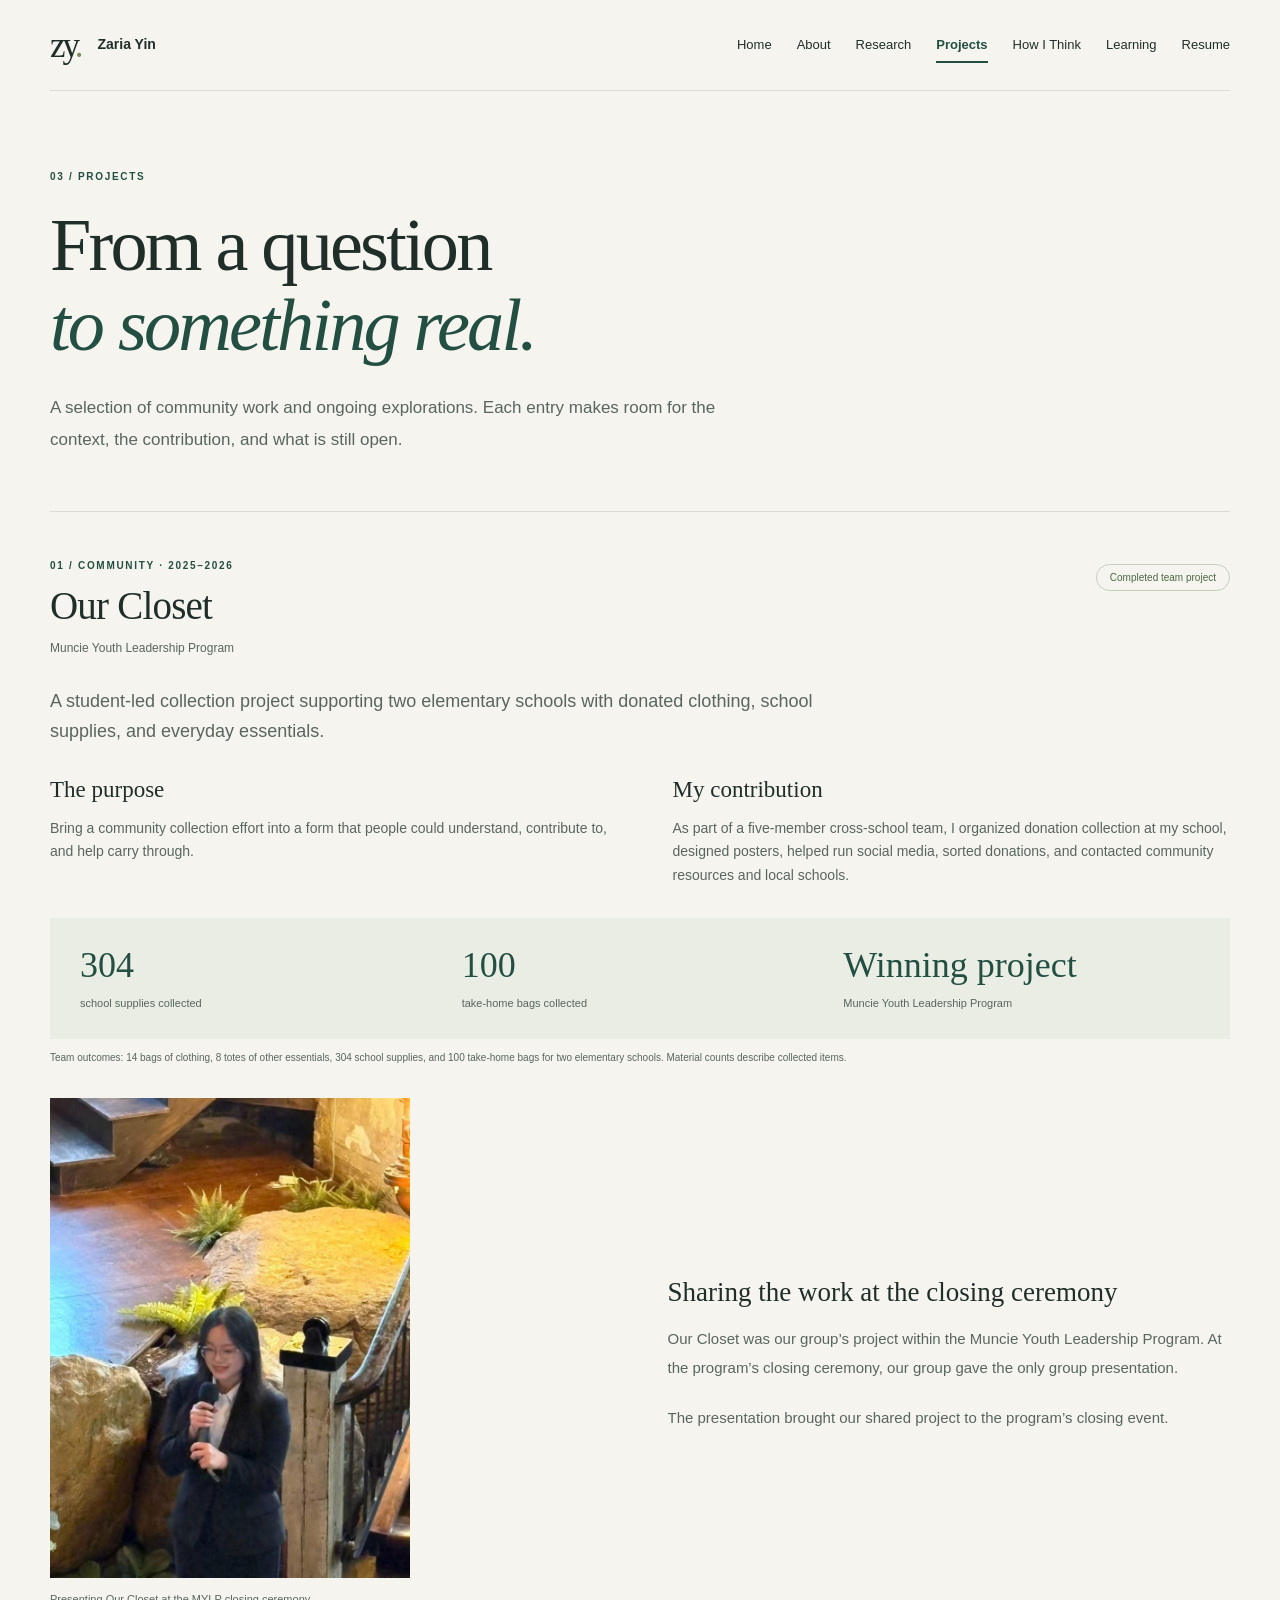
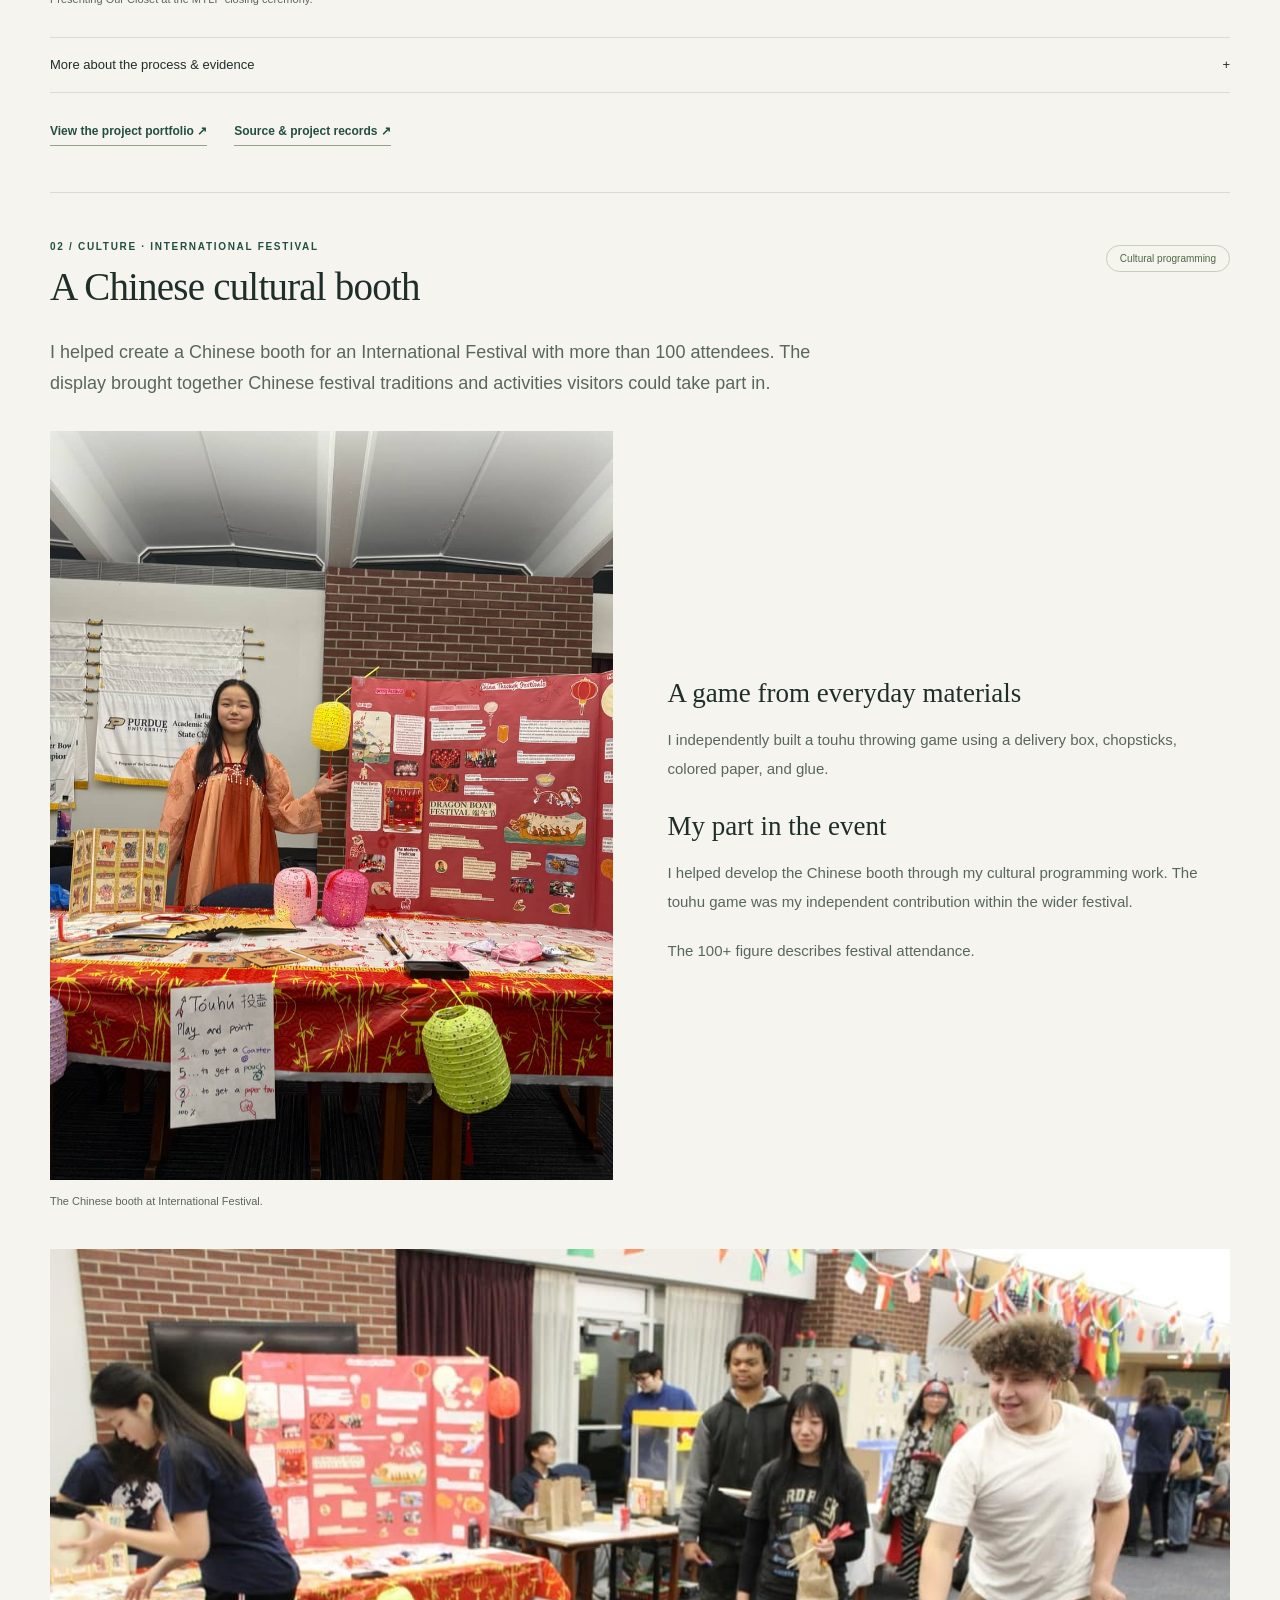
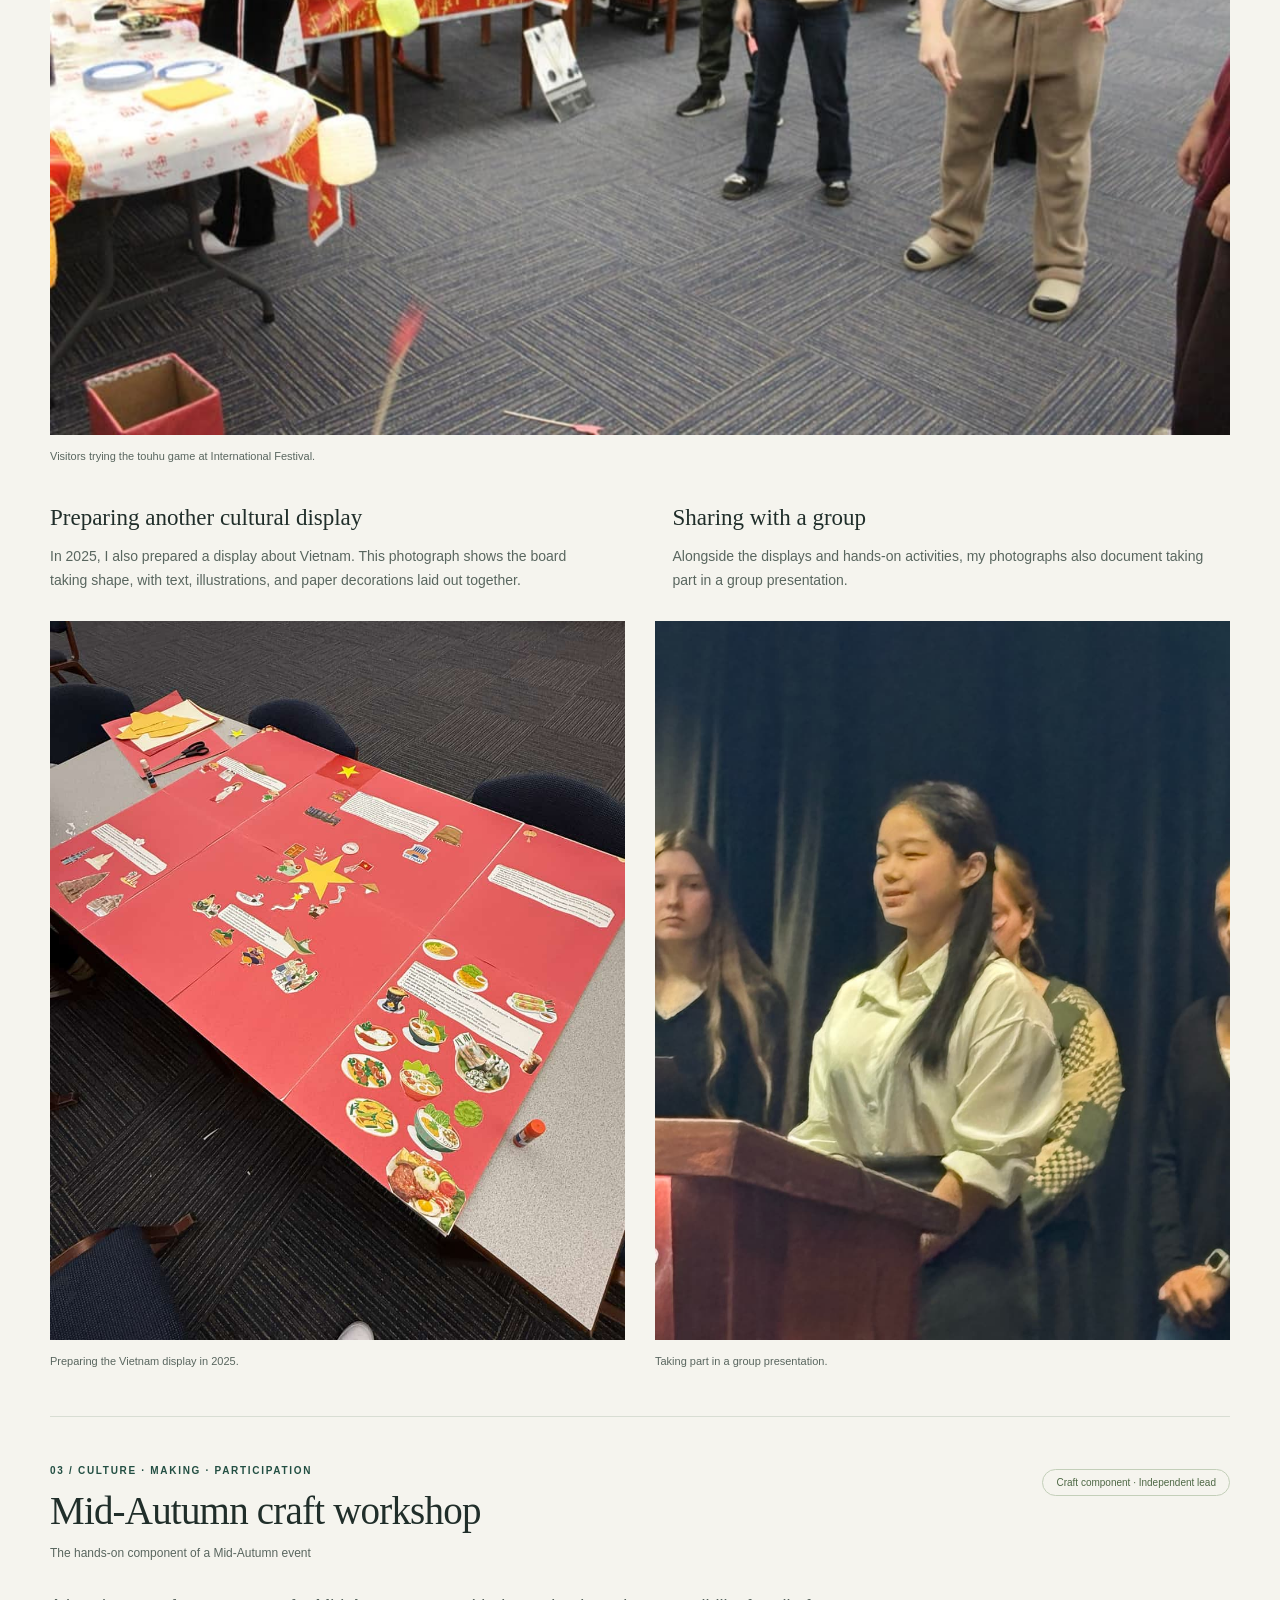
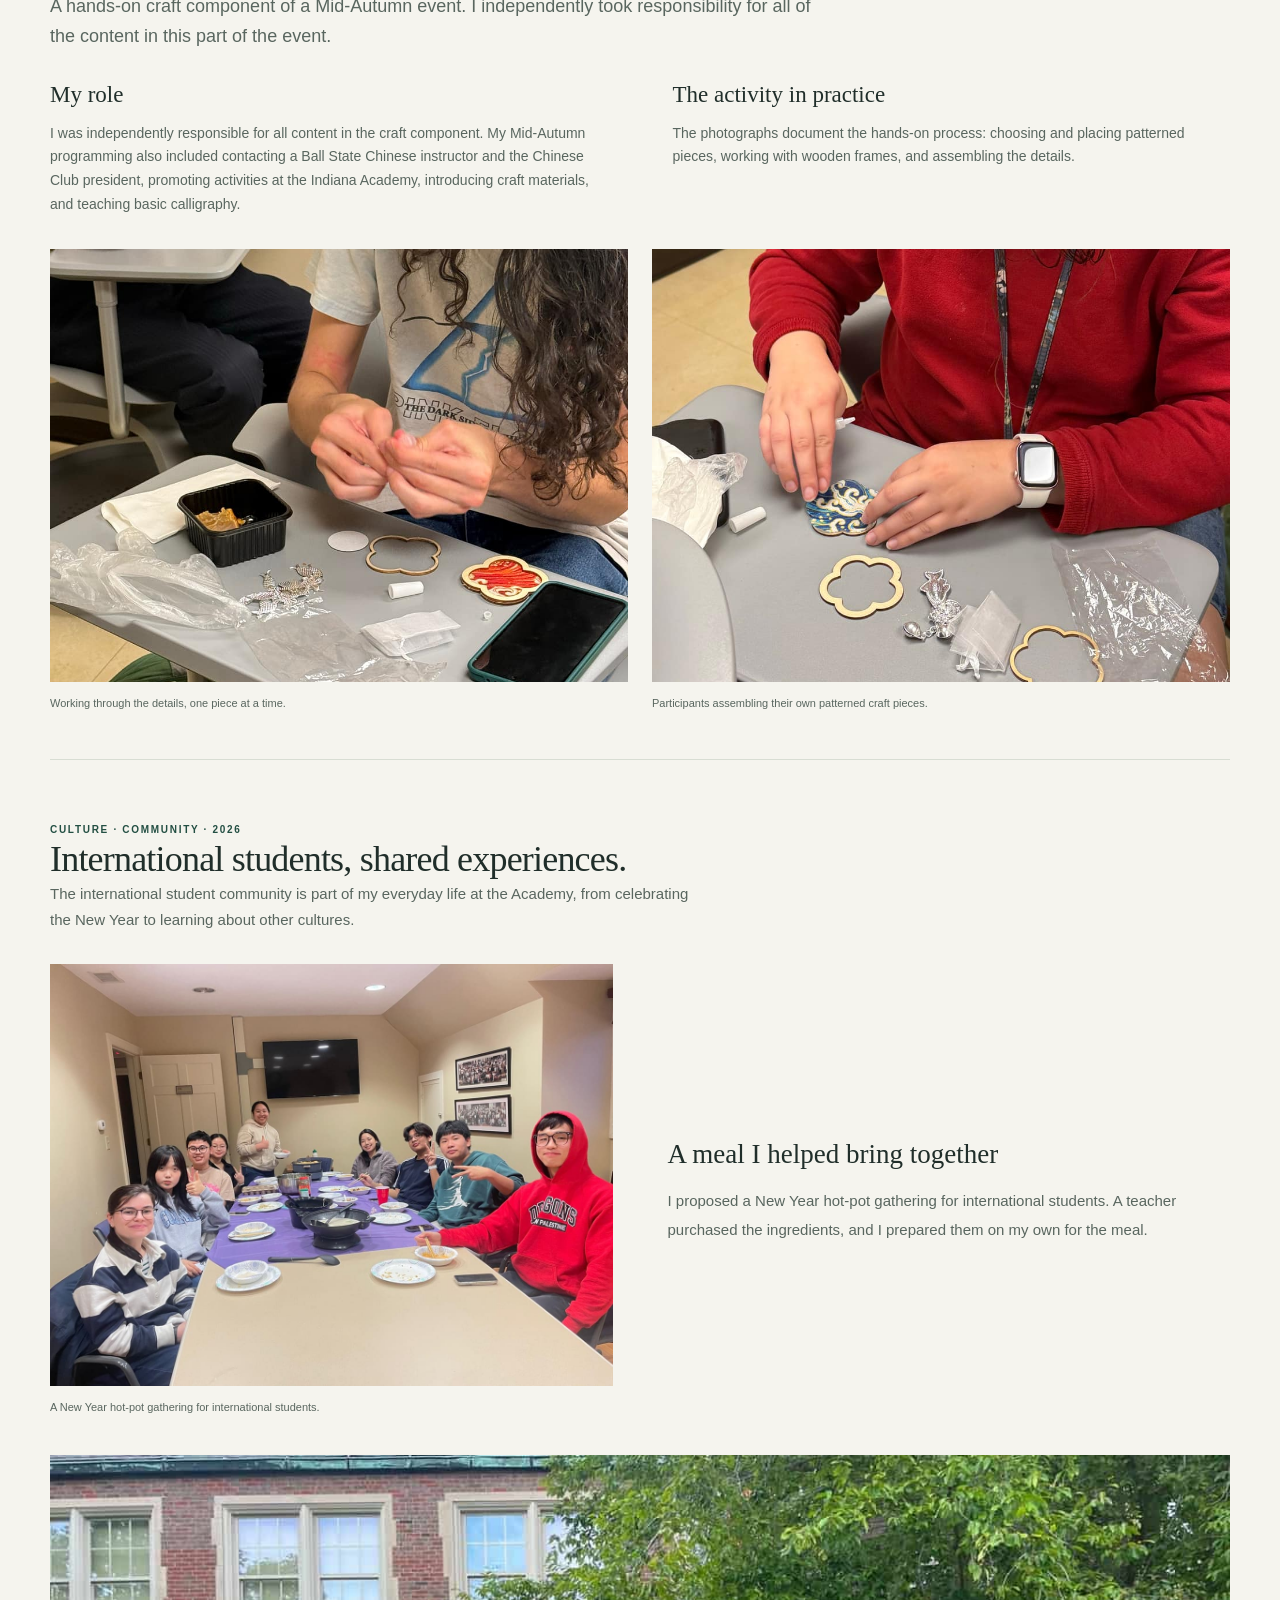
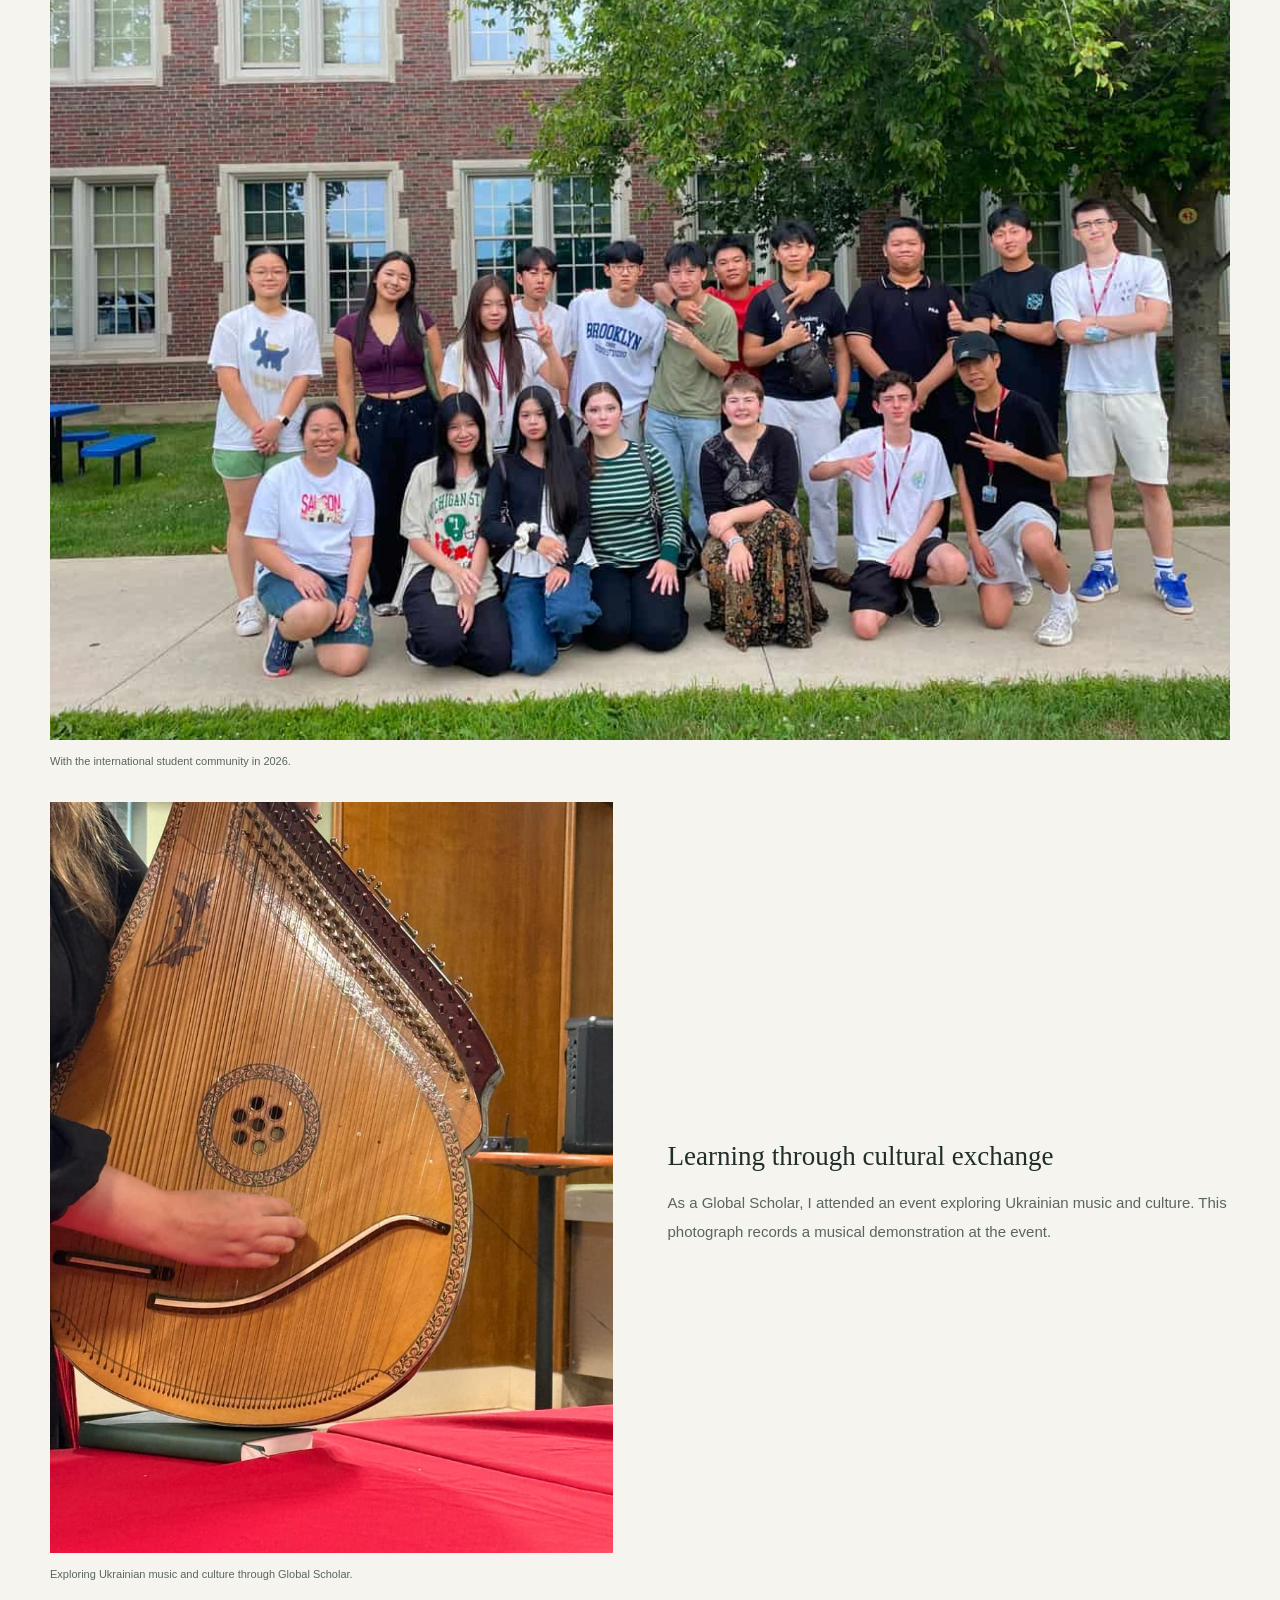
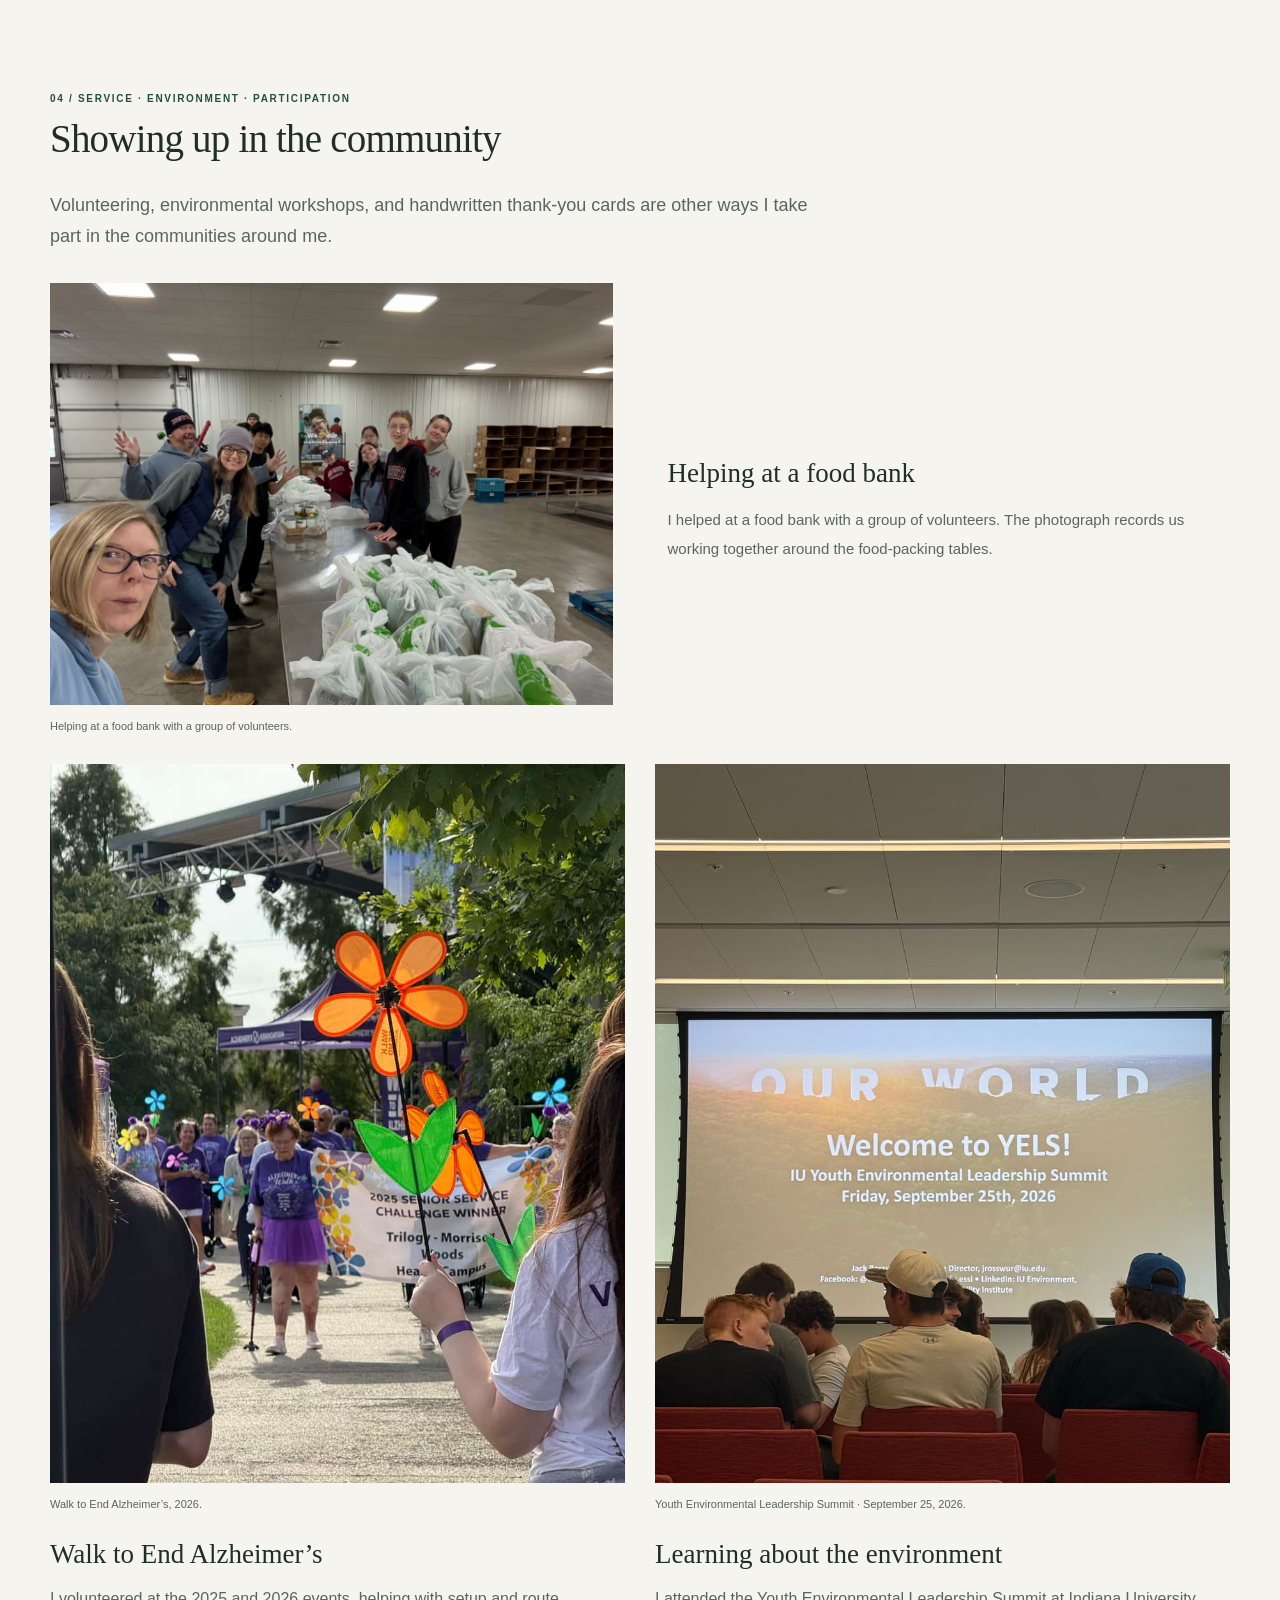
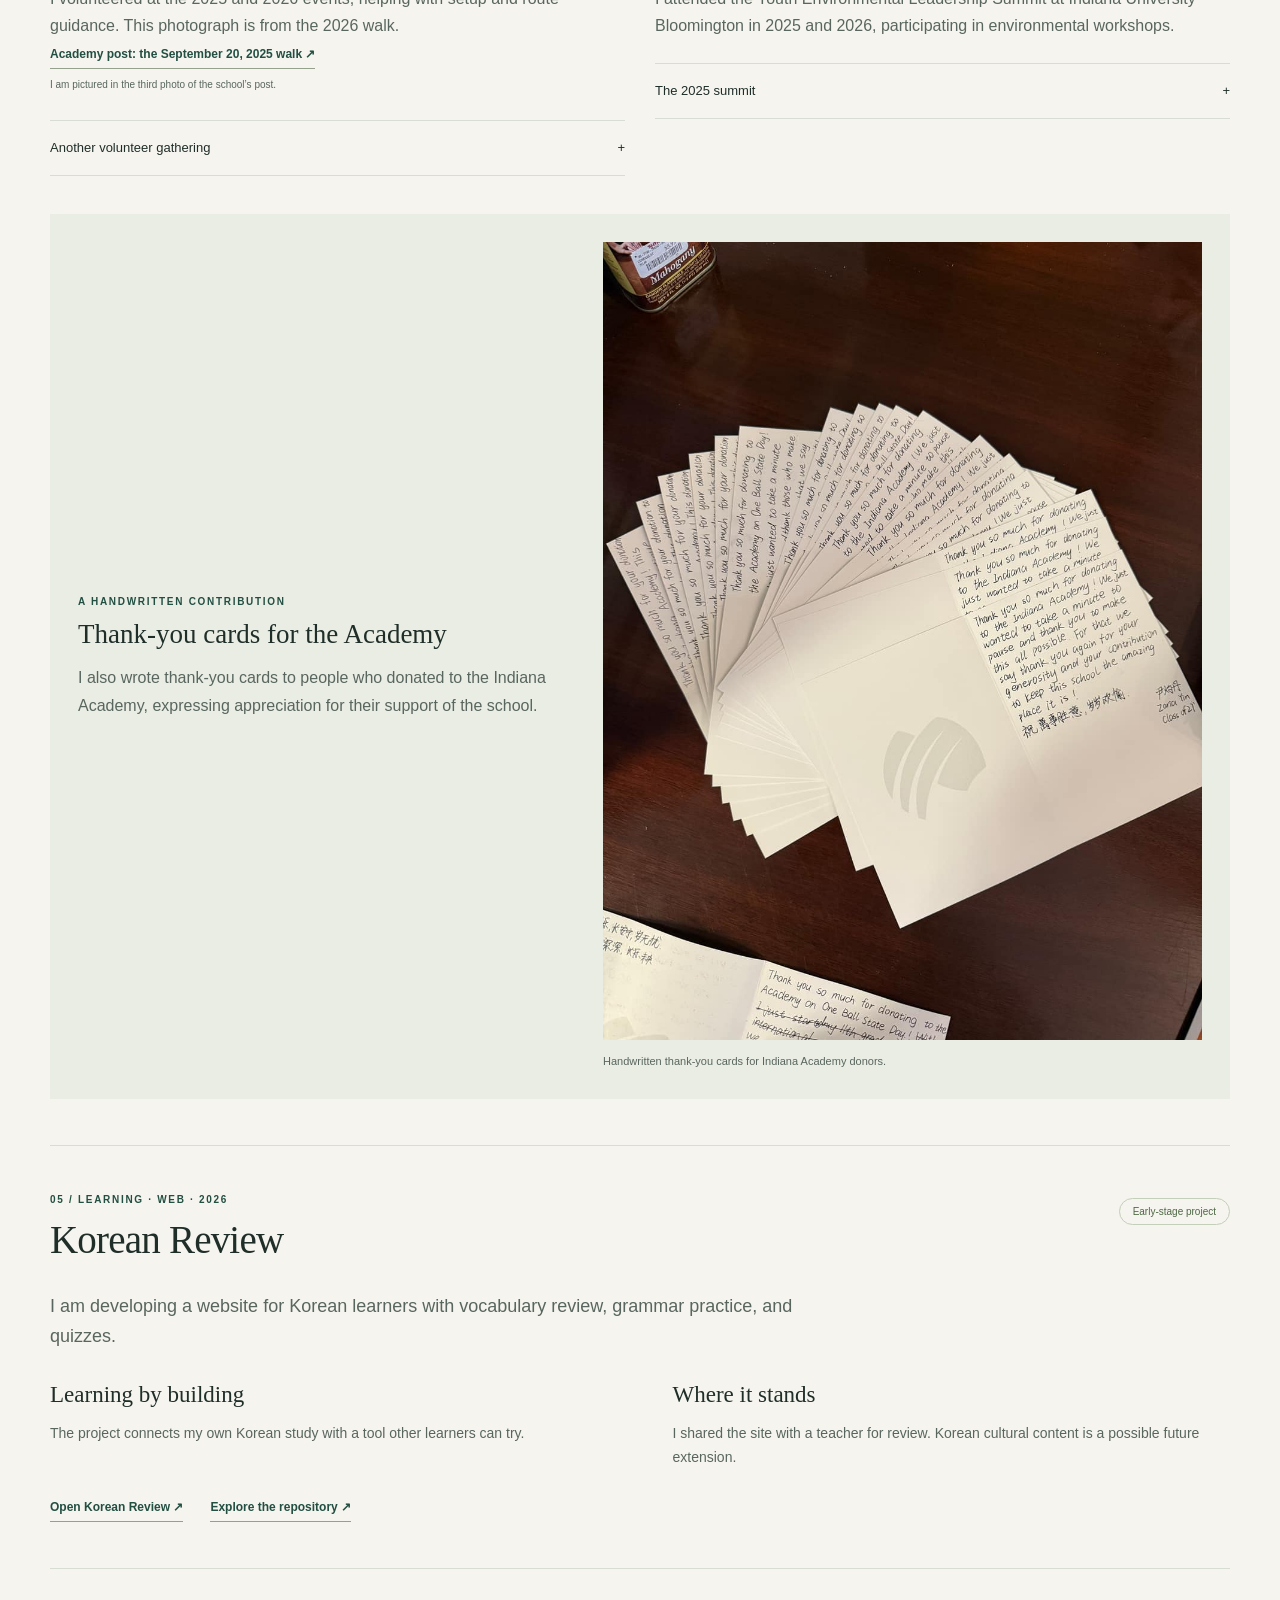
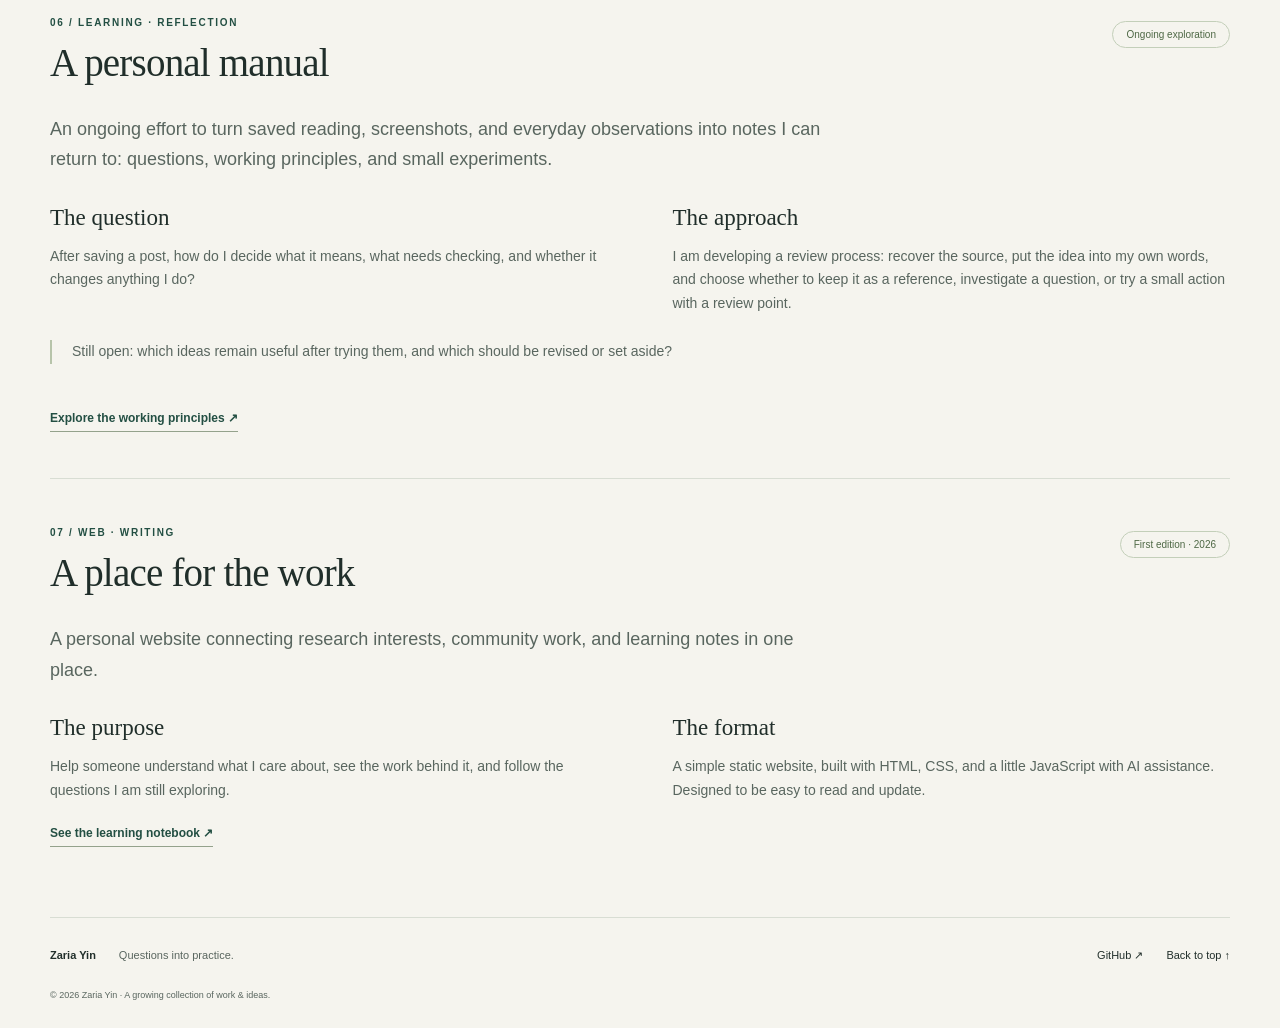
<file: projects.html>
<!doctype html>
<html lang="en">
<head>
  <meta charset="utf-8">
  <meta name="viewport" content="width=device-width, initial-scale=1">
  <meta name="description" content="Selected community work, personal learning projects, and a growing web portfolio by Zaria Yin.">
  <meta name="theme-color" content="#f5f4ee">
  <meta property="og:title" content="Projects · Zaria Yin">
  <meta property="og:description" content="Selected community work, personal learning projects, and a growing web portfolio by Zaria Yin.">
  <meta property="og:type" content="website">
  <title>Projects · Zaria Yin</title>
  <link rel="icon" href="assets/favicon.svg" type="image/svg+xml">
  <link rel="stylesheet" href="assets/styles.css">
  <script src="assets/site.js" defer></script>
</head>
<body class="">
  <a class="skip" href="#main">Skip to content</a>
  <header class="site-header wrap">
    <a class="brand" href="index.html" aria-label="Zaria Yin, home"><span class="monogram">zy<span>.</span></span><span class="brand-name">Zaria Yin</span></a>
    <button class="menu-toggle" aria-expanded="false" aria-controls="navigation" hidden>Menu <span aria-hidden="true">+</span></button>
    <nav id="navigation" aria-label="Main navigation"><a href="index.html">Home</a><a href="about.html">About</a><a href="research.html">Research</a><a href="projects.html" aria-current="page">Projects</a><a href="how-i-think.html">How I Think</a><a href="learning.html">Learning</a><a href="resume.html">Resume</a>
</nav>
  </header>
  <main id="main" class="wrap">
<section class="page-intro">
<p class="eyebrow">03 / Projects</p>
<h1>From a question<br><em>to something real.</em>
</h1>
<p class="lede">A selection of community work and ongoing explorations. Each entry makes room for the context, the contribution, and what is still open.</p>
</section>
<article class="project-detail" id="our-closet">
<div class="project-detail-heading">
<div>
<p class="eyebrow">01 / Community · 2025–2026</p>
<h2>Our Closet</h2>
<p class="project-subtitle">Muncie Youth Leadership Program</p>
</div><span class="status">Completed team project</span>
</div>
<p class="project-summary">A student-led collection project supporting two elementary schools with donated clothing, school supplies, and everyday essentials.</p>
<div class="detail-grid">
<div>
<h3>The purpose</h3>
<p>Bring a community collection effort into a form that people could understand, contribute to, and help carry through.</p>
</div>
<div>
<h3>My contribution</h3>
<p>As part of a five-member cross-school team, I organized donation collection at my school, designed posters, helped run social media, sorted donations, and contacted community resources and local schools.</p>
</div>
</div>
<div class="results-band">
<div><strong>304</strong><span>school supplies collected</span>
</div>
<div><strong>100</strong><span>take-home bags collected</span>
</div>
<div><strong>Winning project</strong><span>Muncie Youth Leadership Program</span>
</div>
</div>
<p class="caption">Team outcomes: 14 bags of clothing, 8 totes of other essentials, 304 school supplies, and 100 take-home bags for two elementary schools. Material counts describe collected items.</p>
<div class="festival-layout closing-presentation"><figure class="festival-photo"><a href="assets/photos/closing-presentation.jpg" aria-label="View full Our Closet closing presentation photograph"><img src="assets/photos/closing-presentation.jpg" alt="A student speaking into a microphone at the Muncie Youth Leadership Program closing ceremony." width="800" height="1068" loading="lazy" decoding="async"></a><figcaption>Presenting Our Closet at the MYLP closing ceremony.</figcaption></figure><div class="prose"><h3>Sharing the work at the closing ceremony</h3><p>Our Closet was our group’s project within the Muncie Youth Leadership Program. At the program’s closing ceremony, our group gave the only group presentation.</p><p>The presentation brought our shared project to the program’s closing event.</p></div></div>
<details>
<summary>More about the process &amp; evidence <span aria-hidden="true">+</span>
</summary>
<div class="prose">
<p>I personally contacted Ball State’s Cardinal Closet and local schools to explore donations and distribution support. Our five-member team presented the completed project together.</p>
<p>The project portfolio includes poster designs, planning materials, collection records, the final presentation, and program feedback. Our Closet was recognized as the program’s winning project, a shared team achievement.</p>
</div>
</details>
<div class="actions"><a class="text-link" href="https://24r14.github.io/Our-Closet/">View the project portfolio <span aria-hidden="true">↗</span></a><a class="text-link" href="https://github.com/24r14/Our-Closet">Source & project records <span aria-hidden="true">↗</span></a>
</div>
</article>
<article class="project-detail" id="international-festival">
<div class="project-detail-heading"><div><p class="eyebrow">02 / Culture · International Festival</p><h2>A Chinese cultural booth</h2></div><span class="status">Cultural programming</span></div>
<p class="project-summary">I helped create a Chinese booth for an International Festival with more than 100 attendees. The display brought together Chinese festival traditions and activities visitors could take part in.</p>
<div class="festival-layout"><figure class="festival-photo"><a href="assets/photos/international-festival.jpg" aria-label="View full International Festival booth photograph"><img src="assets/photos/international-festival.jpg" alt="Chinese culture booth with festival panels, colorful lanterns, craft displays, and a touhu game sign." width="1000" height="1333" loading="lazy" decoding="async"></a><figcaption>The Chinese booth at International Festival.</figcaption></figure>
<div class="prose"><h3>A game from everyday materials</h3><p>I independently built a touhu throwing game using a delivery box, chopsticks, colored paper, and glue.</p><h3>My part in the event</h3><p>I helped develop the Chinese booth through my cultural programming work. The touhu game was my independent contribution within the wider festival.</p><p class="caption">The 100+ figure describes festival attendance.</p></div></div>
<figure class="activity-wide"><a href="assets/photos/touhu-in-action.jpg" aria-label="View full photograph of visitors playing touhu"><img src="assets/photos/touhu-in-action.jpg" alt="Festival visitors throwing sticks toward a box beside the Chinese cultural booth." width="1200" height="799" loading="lazy" decoding="async"></a><figcaption>Visitors trying the touhu game at International Festival.</figcaption></figure>
<div class="detail-grid activity-context"><div><h3>Preparing another cultural display</h3><p>In 2025, I also prepared a display about Vietnam. This photograph shows the board taking shape, with text, illustrations, and paper decorations laid out together.</p></div><div><h3>Sharing with a group</h3><p>Alongside the displays and hands-on activities, my photographs also document taking part in a group presentation.</p></div></div>
<div class="activity-pair">
<figure><a href="assets/photos/vietnam-display.jpg" aria-label="View full photograph of the Vietnam display in preparation"><img src="assets/photos/vietnam-display.jpg" alt="A red Vietnam display board being assembled on tables, with text, cultural illustrations, yellow stars, scissors, and glue." width="1000" height="1333" loading="lazy" decoding="async"></a><figcaption>Preparing the Vietnam display in 2025.</figcaption></figure>
<figure><a href="assets/photos/group-presentation.jpg" aria-label="View full group presentation photograph"><img src="assets/photos/group-presentation.jpg" alt="A student speaking at a podium with other group members nearby." width="1000" height="1333" loading="lazy" decoding="async"></a><figcaption>Taking part in a group presentation.</figcaption></figure>
</div>
</article>
<article class="project-detail" id="craft-workshop">
  <div class="project-detail-heading">
    <div>
      <p class="eyebrow">03 / Culture · Making · Participation</p>
      <h2>Mid-Autumn craft workshop</h2>
      <p class="project-subtitle">The hands-on component of a Mid-Autumn event</p>
    </div>
    <span class="status">Craft component · Independent lead</span>
  </div>
  <p class="project-summary">A hands-on craft component of a Mid-Autumn event. I independently took responsibility for all of the content in this part of the event.</p>
  <div class="detail-grid">
    <div>
      <h3>My role</h3>
      <p>I was independently responsible for all content in the craft component. My Mid-Autumn programming also included contacting a Ball State Chinese instructor and the Chinese Club president, promoting activities at the Indiana Academy, introducing craft materials, and teaching basic calligraphy.</p>
    </div>
    <div>
      <h3>The activity in practice</h3>
      <p>The photographs document the hands-on process: choosing and placing patterned pieces, working with wooden frames, and assembling the details.</p>
    </div>
  </div>
  <div class="workshop-photos">
    <figure>
      <a href="assets/photos/craft-process.jpg" aria-label="View full workshop process photograph">
        <img src="assets/photos/craft-process.jpg" alt="A workshop participant assembling a decorative piece, with patterned materials and wooden frames on the table." width="1000" height="1333" loading="lazy" decoding="async">
      </a>
      <figcaption>Working through the details, one piece at a time.</figcaption>
    </figure>
    <figure>
      <a href="assets/photos/craft-detail.jpg" aria-label="View full photograph of a craft piece being assembled">
        <img src="assets/photos/craft-detail.jpg" alt="A participant in a red sweater placing a blue-and-gold patterned piece, with craft frames and decorations nearby." width="1000" height="1333" loading="lazy" decoding="async">
      </a>
      <figcaption>Participants assembling their own patterned craft pieces.</figcaption>
    </figure>
  </div>
</article>
<section class="section" id="international-community" aria-labelledby="international-community-title">
<p class="eyebrow">Culture · Community · 2026</p><h2 id="international-community-title">International students, shared experiences.</h2>
<p class="kitchen-intro">The international student community is part of my everyday life at the Academy, from celebrating the New Year to learning about other cultures.</p>
<div class="festival-layout" id="new-year-hot-pot"><figure class="festival-photo"><a href="assets/photos/new-year-hot-pot.jpg" aria-label="View full photograph: International students gathered around a table for a New Year hot-pot meal."><img src="assets/photos/new-year-hot-pot.jpg" alt="International students gathered around a table for a New Year hot-pot meal." width="1200" height="900" loading="lazy" decoding="async"></a><figcaption>A New Year hot-pot gathering for international students.</figcaption></figure><div class="prose"><h3>A meal I helped bring together</h3><p>I proposed a New Year hot-pot gathering for international students. A teacher purchased the ingredients, and I prepared them on my own for the meal.</p></div></div>
<figure class="activity-wide"><a href="assets/photos/international-students-2026.jpg" aria-label="View full photograph: International students posing together outdoors in front of an Academy building."><img src="assets/photos/international-students-2026.jpg" alt="International students posing together outdoors in front of an Academy building." width="1200" height="900" loading="lazy" decoding="async"></a><figcaption>With the international student community in 2026.</figcaption></figure>
<div class="festival-layout" id="global-scholar"><figure class="festival-photo"><a href="assets/photos/ukrainian-culture.jpg" aria-label="View full photograph: A close view of a stringed instrument being played at a Ukrainian music and culture event."><img src="assets/photos/ukrainian-culture.jpg" alt="A close view of a stringed instrument being played at a Ukrainian music and culture event." width="800" height="1067" loading="lazy" decoding="async"></a><figcaption>Exploring Ukrainian music and culture through Global Scholar.</figcaption></figure><div class="prose"><h3>Learning through cultural exchange</h3><p>As a Global Scholar, I attended an event exploring Ukrainian music and culture. This photograph records a musical demonstration at the event.</p></div></div>
</section>
<article class="project-detail" id="service-environment">
<div class="project-detail-heading"><div><p class="eyebrow">04 / Service · Environment · Participation</p><h2>Showing up in the community</h2></div></div>
<p class="project-summary">Volunteering, environmental workshops, and handwritten thank-you cards are other ways I take part in the communities around me.</p>
<section class="festival-layout" id="food-bank"><figure class="festival-photo"><a href="assets/photos/food-bank.jpg" aria-label="View full food bank volunteering photograph"><img src="assets/photos/food-bank.jpg" alt="A group of volunteers beside tables with bags of food and canned goods at a food bank." width="1200" height="900" loading="lazy" decoding="async"></a><figcaption>Helping at a food bank with a group of volunteers.</figcaption></figure><div class="prose"><h3>Helping at a food bank</h3><p>I helped at a food bank with a group of volunteers. The photograph records us working together around the food-packing tables.</p></div></section>
<div class="activity-pair service-pair">
<section id="alzheimers-walk"><figure class="festival-photo"><a href="assets/photos/alzheimers-walk-2026.jpg" aria-label="View full photograph: Participants at Walk to End Alzheimer’s with orange flower signs beside an outdoor stage."><img src="assets/photos/alzheimers-walk-2026.jpg" alt="Participants at Walk to End Alzheimer’s with orange flower signs beside an outdoor stage." width="900" height="1200" loading="lazy" decoding="async"></a><figcaption>Walk to End Alzheimer’s, 2026.</figcaption></figure><h3>Walk to End Alzheimer’s</h3><p>I volunteered at the 2025 and 2026 events, helping with setup and route guidance. This photograph is from the 2026 walk.</p><p class="event-source"><a class="text-link" href="https://www.instagram.com/p/DPCbG9Akj69/">Academy post: the September 20, 2025 walk ↗</a><br><span class="caption">I am pictured in the third photo of the school’s post.</span></p><details><summary>Another volunteer gathering <span aria-hidden="true">+</span></summary><figure class="festival-photo"><a href="assets/photos/alzheimers-volunteers.jpg" aria-label="View full photograph of another Walk to End Alzheimer’s volunteer gathering"><img src="assets/photos/alzheimers-volunteers.jpg" alt="Volunteers in Walk to End Alzheimer's shirts gathered outdoors with blue and purple balloons." width="1000" height="1333" loading="lazy" decoding="async"></a><figcaption>With volunteers at another annual Walk to End Alzheimer’s event.</figcaption></figure></details></section>
<section id="yels"><figure class="festival-photo"><a href="assets/photos/yels-2026.jpg" aria-label="View full photograph: A welcome screen for the IU Youth Environmental Leadership Summit dated September 25, 2026."><img src="assets/photos/yels-2026.jpg" alt="A welcome screen for the IU Youth Environmental Leadership Summit dated September 25, 2026." width="900" height="1200" loading="lazy" decoding="async"></a><figcaption>Youth Environmental Leadership Summit · September 25, 2026.</figcaption></figure><h3>Learning about the environment</h3><p>I attended the Youth Environmental Leadership Summit at Indiana University Bloomington in 2025 and 2026, participating in environmental workshops.</p><details><summary>The 2025 summit <span aria-hidden="true">+</span></summary><figure class="festival-photo"><a href="assets/photos/yels-2025.jpg" aria-label="View full 2025 Youth Environmental Leadership Summit photograph"><img src="assets/photos/yels-2025.jpg" alt="A welcome screen for the IU Youth Environmental Leadership Summit dated October 31, 2025." width="1000" height="1333" loading="lazy" decoding="async"></a><figcaption>Youth Environmental Leadership Summit · October 31, 2025.</figcaption></figure></details></section>
</div>
<div class="thank-you-note thank-you-layout" id="thank-you-cards"><div><p class="eyebrow">A handwritten contribution</p><h3>Thank-you cards for the Academy</h3><p>I also wrote thank-you cards to people who donated to the Indiana Academy, expressing appreciation for their support of the school.</p></div><figure class="festival-photo"><a href="assets/photos/thank-you-cards.jpg" aria-label="View full photograph of handwritten thank-you cards"><img src="assets/photos/thank-you-cards.jpg" alt="Handwritten thank-you cards for Indiana Academy donors fanned out across a wooden table." width="1000" height="1333" loading="lazy" decoding="async"></a><figcaption>Handwritten thank-you cards for Indiana Academy donors.</figcaption></figure></div>
</article>
<article class="project-detail" id="korean-review">
<div class="project-detail-heading"><div><p class="eyebrow">05 / Learning · Web · 2026</p><h2>Korean Review</h2></div><span class="status">Early-stage project</span></div>
<p class="project-summary">I am developing a website for Korean learners with vocabulary review, grammar practice, and quizzes.</p><div class="detail-grid"><div><h3>Learning by building</h3><p>The project connects my own Korean study with a tool other learners can try.</p></div><div><h3>Where it stands</h3><p>I shared the site with a teacher for review. Korean cultural content is a possible future extension.</p></div></div><div class="actions"><a class="text-link" href="https://24r14.github.io/Korean-Review/">Open Korean Review <span aria-hidden="true">↗</span></a><a class="text-link" href="https://github.com/24r14/Korean-Review">Explore the repository <span aria-hidden="true">↗</span></a></div></article>
<article class="project-detail" id="personal-manual">
<div class="project-detail-heading">
<div>
<p class="eyebrow">06 / Learning · Reflection</p>
<h2>A personal manual</h2>
</div><span class="status">Ongoing exploration</span>
</div>
<p class="project-summary">An ongoing effort to turn saved reading, screenshots, and everyday observations into notes I can return to: questions, working principles, and small experiments.</p>
<div class="detail-grid">
<div>
<h3>The question</h3>
<p>After saving a post, how do I decide what it means, what needs checking, and whether it changes anything I do?</p>
</div>
<div>
<h3>The approach</h3>
<p>I am developing a review process: recover the source, put the idea into my own words, and choose whether to keep it as a reference, investigate a question, or try a small action with a review point.</p>
</div>
</div>
<p class="project-reflection">Still open: which ideas remain useful after trying them, and which should be revised or set aside?</p><a class="text-link" href="how-i-think.html">Explore the working principles <span aria-hidden="true">↗</span></a>
</article>
<article class="project-detail" id="this-website">
<div class="project-detail-heading">
<div>
<p class="eyebrow">07 / Web · Writing</p>
<h2>A place for the work</h2>
</div><span class="status">First edition · 2026</span>
</div>
<p class="project-summary">A personal website connecting research interests, community work, and learning notes in one place.</p>
<div class="detail-grid">
<div>
<h3>The purpose</h3>
<p>Help someone understand what I care about, see the work behind it, and follow the questions I am still exploring.</p>
</div>
<div>
<h3>The format</h3>
<p>A simple static website, built with HTML, CSS, and a little JavaScript with AI assistance. Designed to be easy to read and update.</p>
</div>
</div><a class="text-link" href="learning.html">See the learning notebook <span aria-hidden="true">↗</span></a>
</article>
</main>
  <footer class="site-footer wrap">
<div><a href="index.html">Zaria Yin</a><span>Questions into practice.</span>
</div>
<div><a href="https://github.com/24r14">GitHub <span aria-hidden="true">↗</span></a><a href="#main">Back to top ↑</a>
</div>
<p>© 2026 Zaria Yin · A growing collection of work &amp; ideas.</p>
</footer>
</body>
</html>
</file>
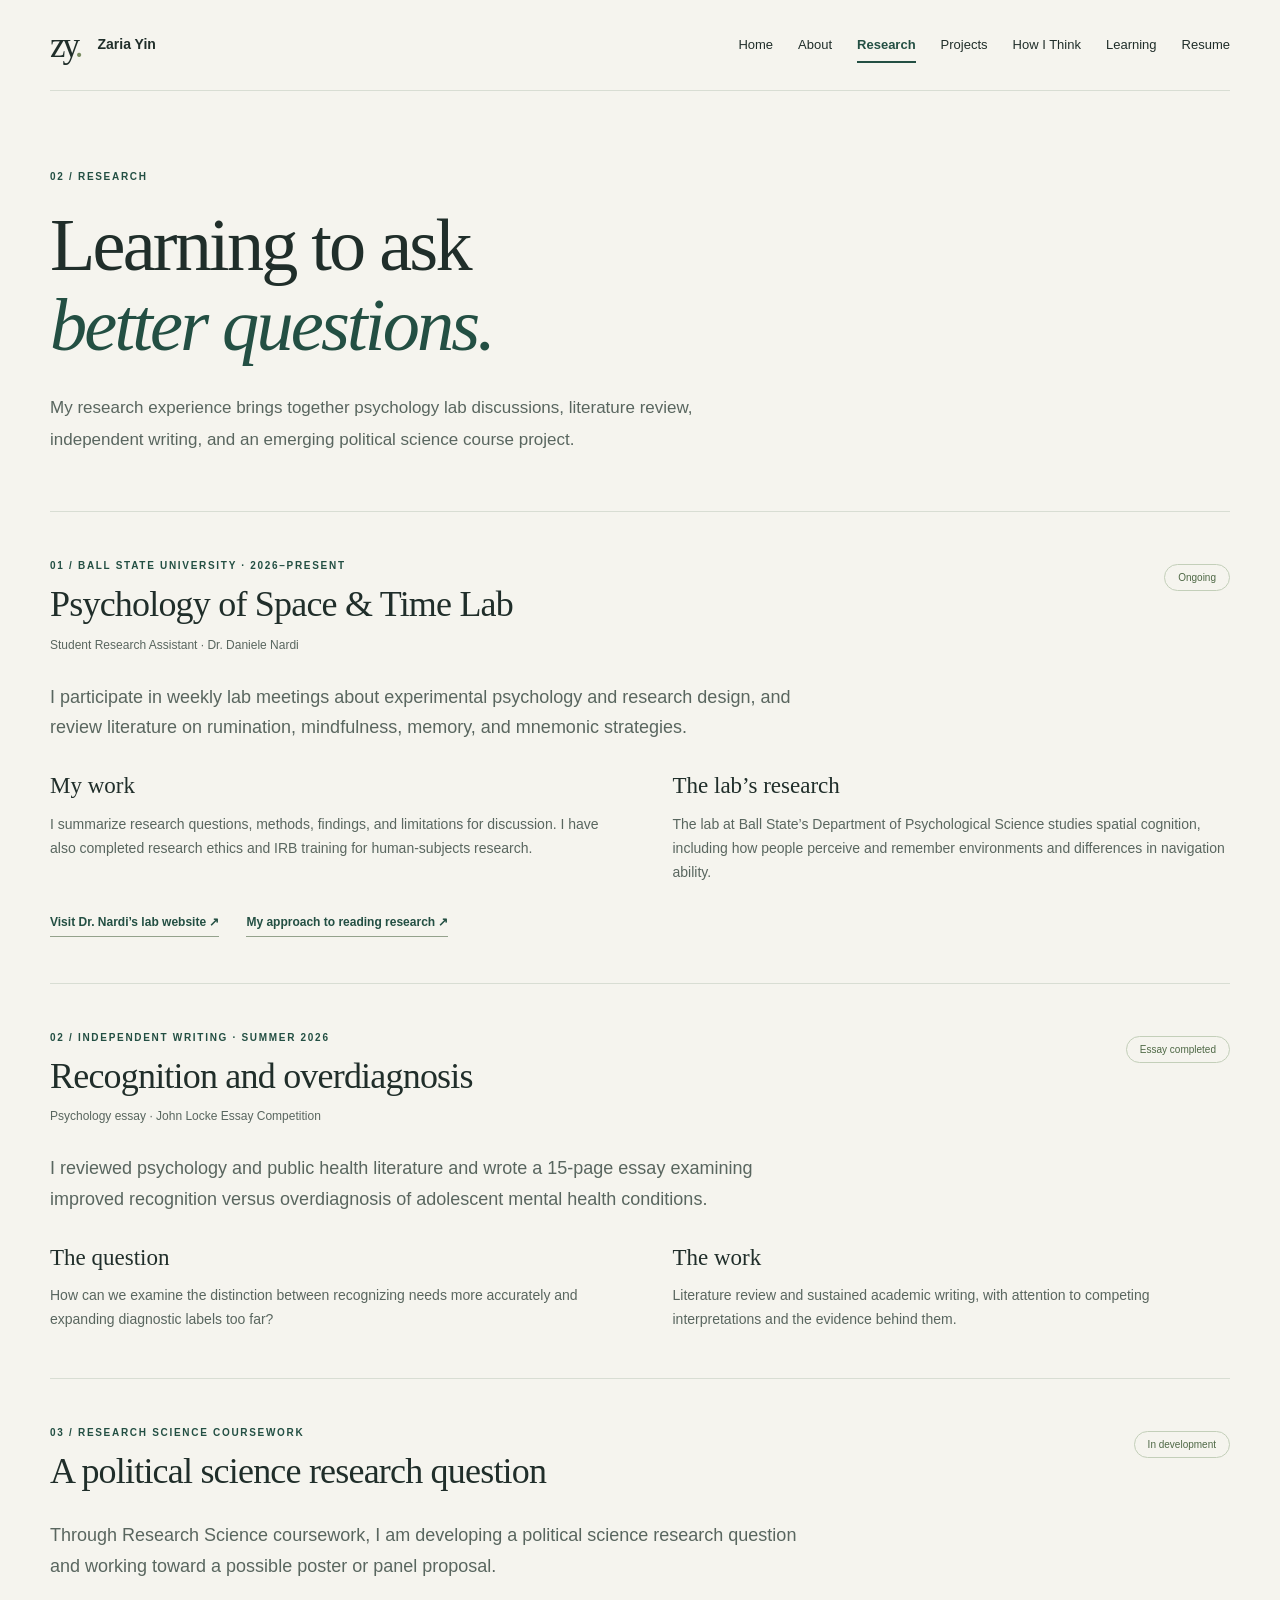
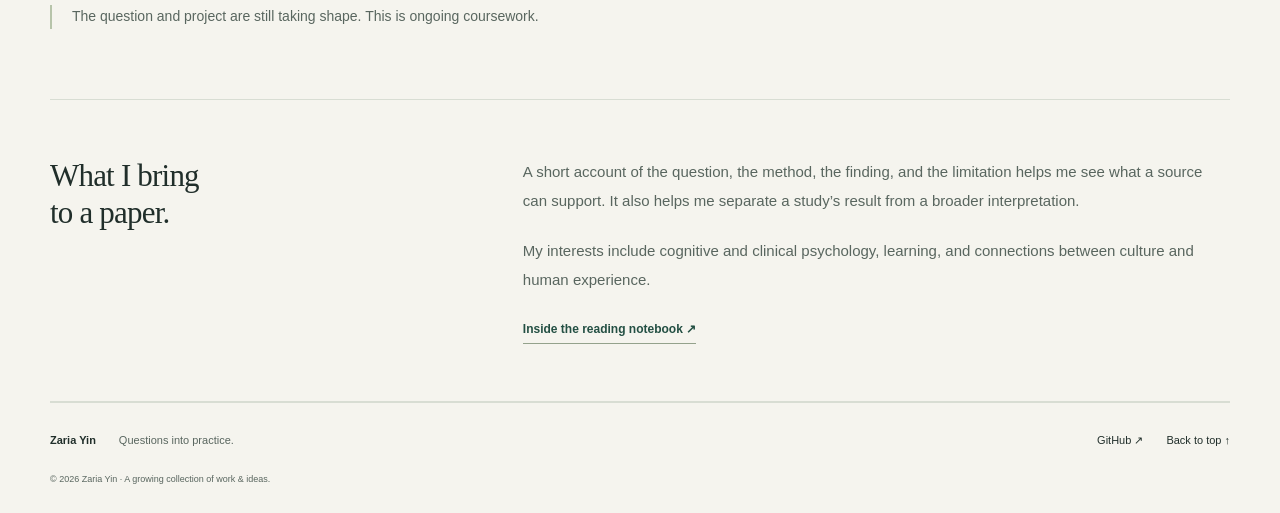
<file: research.html>
<!doctype html>
<html lang="en">
<head>
  <meta charset="utf-8">
  <meta name="viewport" content="width=device-width, initial-scale=1">
  <meta name="description" content="Research experience and academic writing by Zaria Yin, including a student research assistant role at Ball State University.">
  <meta name="theme-color" content="#f5f4ee">
  <meta property="og:title" content="Research · Zaria Yin">
  <meta property="og:description" content="Research experience and academic writing by Zaria Yin, including a student research assistant role at Ball State University.">
  <meta property="og:type" content="website">
  <title>Research · Zaria Yin</title>
  <link rel="icon" href="assets/favicon.svg" type="image/svg+xml">
  <link rel="stylesheet" href="assets/styles.css">
  <script src="assets/site.js" defer></script>
</head>
<body class="">
  <a class="skip" href="#main">Skip to content</a>
  <header class="site-header wrap">
    <a class="brand" href="index.html" aria-label="Zaria Yin, home"><span class="monogram">zy<span>.</span></span><span class="brand-name">Zaria Yin</span></a>
    <button class="menu-toggle" aria-expanded="false" aria-controls="navigation" hidden>Menu <span aria-hidden="true">+</span></button>
    <nav id="navigation" aria-label="Main navigation"><a href="index.html">Home</a><a href="about.html">About</a><a href="research.html" aria-current="page">Research</a><a href="projects.html">Projects</a><a href="how-i-think.html">How I Think</a><a href="learning.html">Learning</a><a href="resume.html">Resume</a>
</nav>
  </header>
  <main id="main" class="wrap">
<section class="page-intro"><p class="eyebrow">02 / Research</p><h1>Learning to ask<br><em>better questions.</em></h1><p class="lede">My research experience brings together psychology lab discussions, literature review, independent writing, and an emerging political science course project.</p></section>
<article class="research-entry" id="nardi-lab">
  <div class="project-detail-heading"><div><p class="eyebrow">01 / Ball State University · 2026–present</p><h2>Psychology of Space &amp; Time Lab</h2><p class="project-subtitle">Student Research Assistant · Dr. Daniele Nardi</p></div><span class="status">Ongoing</span></div>
  <p class="project-summary">I participate in weekly lab meetings about experimental psychology and research design, and review literature on rumination, mindfulness, memory, and mnemonic strategies.</p>
  <div class="detail-grid"><div><h3>My work</h3><p>I summarize research questions, methods, findings, and limitations for discussion. I have also completed research ethics and IRB training for human-subjects research.</p></div><div><h3>The lab’s research</h3><p>The lab at Ball State’s Department of Psychological Science studies spatial cognition, including how people perceive and remember environments and differences in navigation ability.</p></div></div>
  <div class="actions"><a class="text-link" href="https://d-nardi.com/dr-nardis-lab/">Visit Dr. Nardi’s lab website <span aria-hidden="true">↗</span></a><a class="text-link" href="learning.html#reading">My approach to reading research <span aria-hidden="true">↗</span></a></div>
</article>
<article class="research-entry" id="john-locke-essay">
  <div class="project-detail-heading"><div><p class="eyebrow">02 / Independent writing · Summer 2026</p><h2>Recognition and overdiagnosis</h2><p class="project-subtitle">Psychology essay · John Locke Essay Competition</p></div><span class="status">Essay completed</span></div>
  <p class="project-summary">I reviewed psychology and public health literature and wrote a 15-page essay examining improved recognition versus overdiagnosis of adolescent mental health conditions.</p>
  <div class="detail-grid"><div><h3>The question</h3><p>How can we examine the distinction between recognizing needs more accurately and expanding diagnostic labels too far?</p></div><div><h3>The work</h3><p>Literature review and sustained academic writing, with attention to competing interpretations and the evidence behind them.</p></div></div>
</article>
<article class="research-entry" id="political-science">
  <div class="project-detail-heading"><div><p class="eyebrow">03 / Research Science coursework</p><h2>A political science research question</h2></div><span class="status">In development</span></div>
  <p class="project-summary">Through Research Science coursework, I am developing a political science research question and working toward a possible poster or panel proposal.</p><p class="project-reflection">The question and project are still taking shape. This is ongoing coursework.</p>
</article>
<section class="split-section"><h2>What I bring<br>to a paper.</h2><div class="prose"><p>A short account of the question, the method, the finding, and the limitation helps me see what a source can support. It also helps me separate a study’s result from a broader interpretation.</p><p>My interests include cognitive and clinical psychology, learning, and connections between culture and human experience.</p><a class="text-link" href="learning.html#reading">Inside the reading notebook <span aria-hidden="true">↗</span></a></div></section>
</main>
  <footer class="site-footer wrap">
<div><a href="index.html">Zaria Yin</a><span>Questions into practice.</span>
</div>
<div><a href="https://github.com/24r14">GitHub <span aria-hidden="true">↗</span></a><a href="#main">Back to top ↑</a>
</div>
<p>© 2026 Zaria Yin · A growing collection of work &amp; ideas.</p>
</footer>
</body>
</html>
</file>
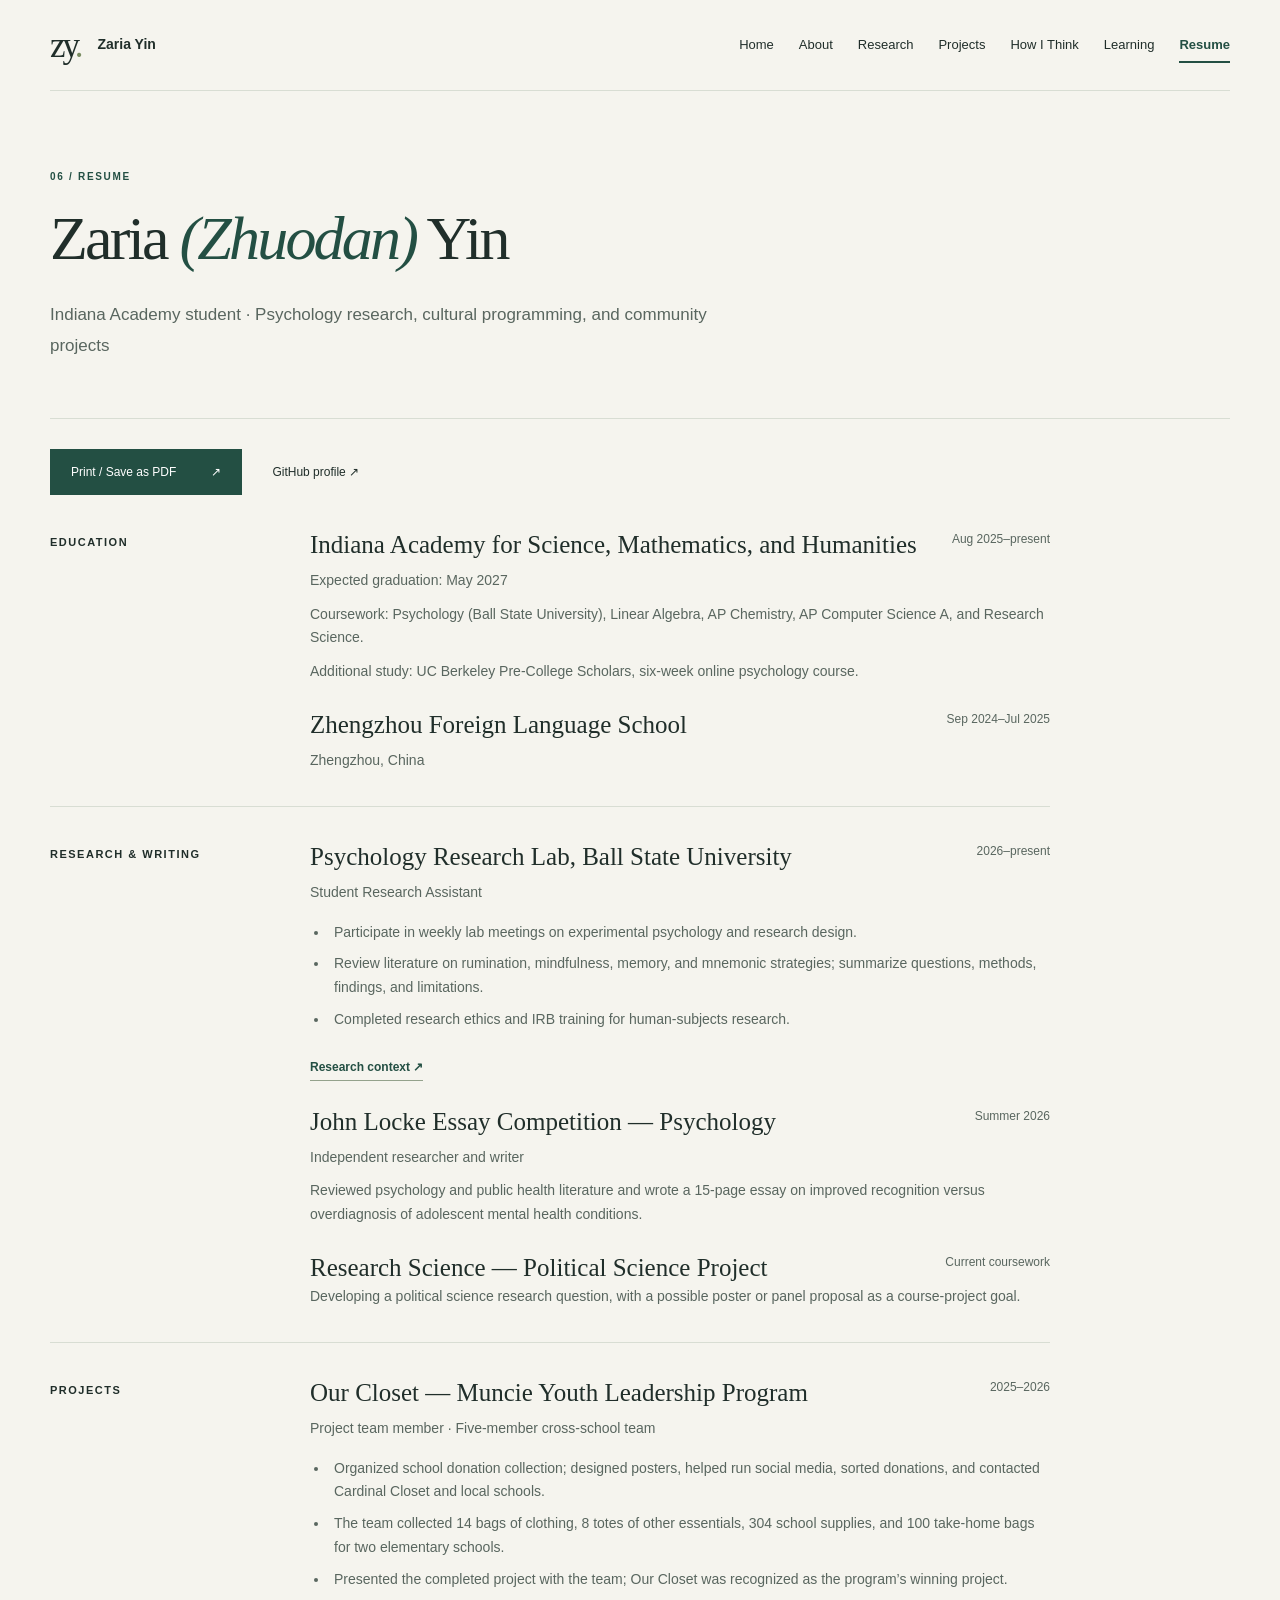
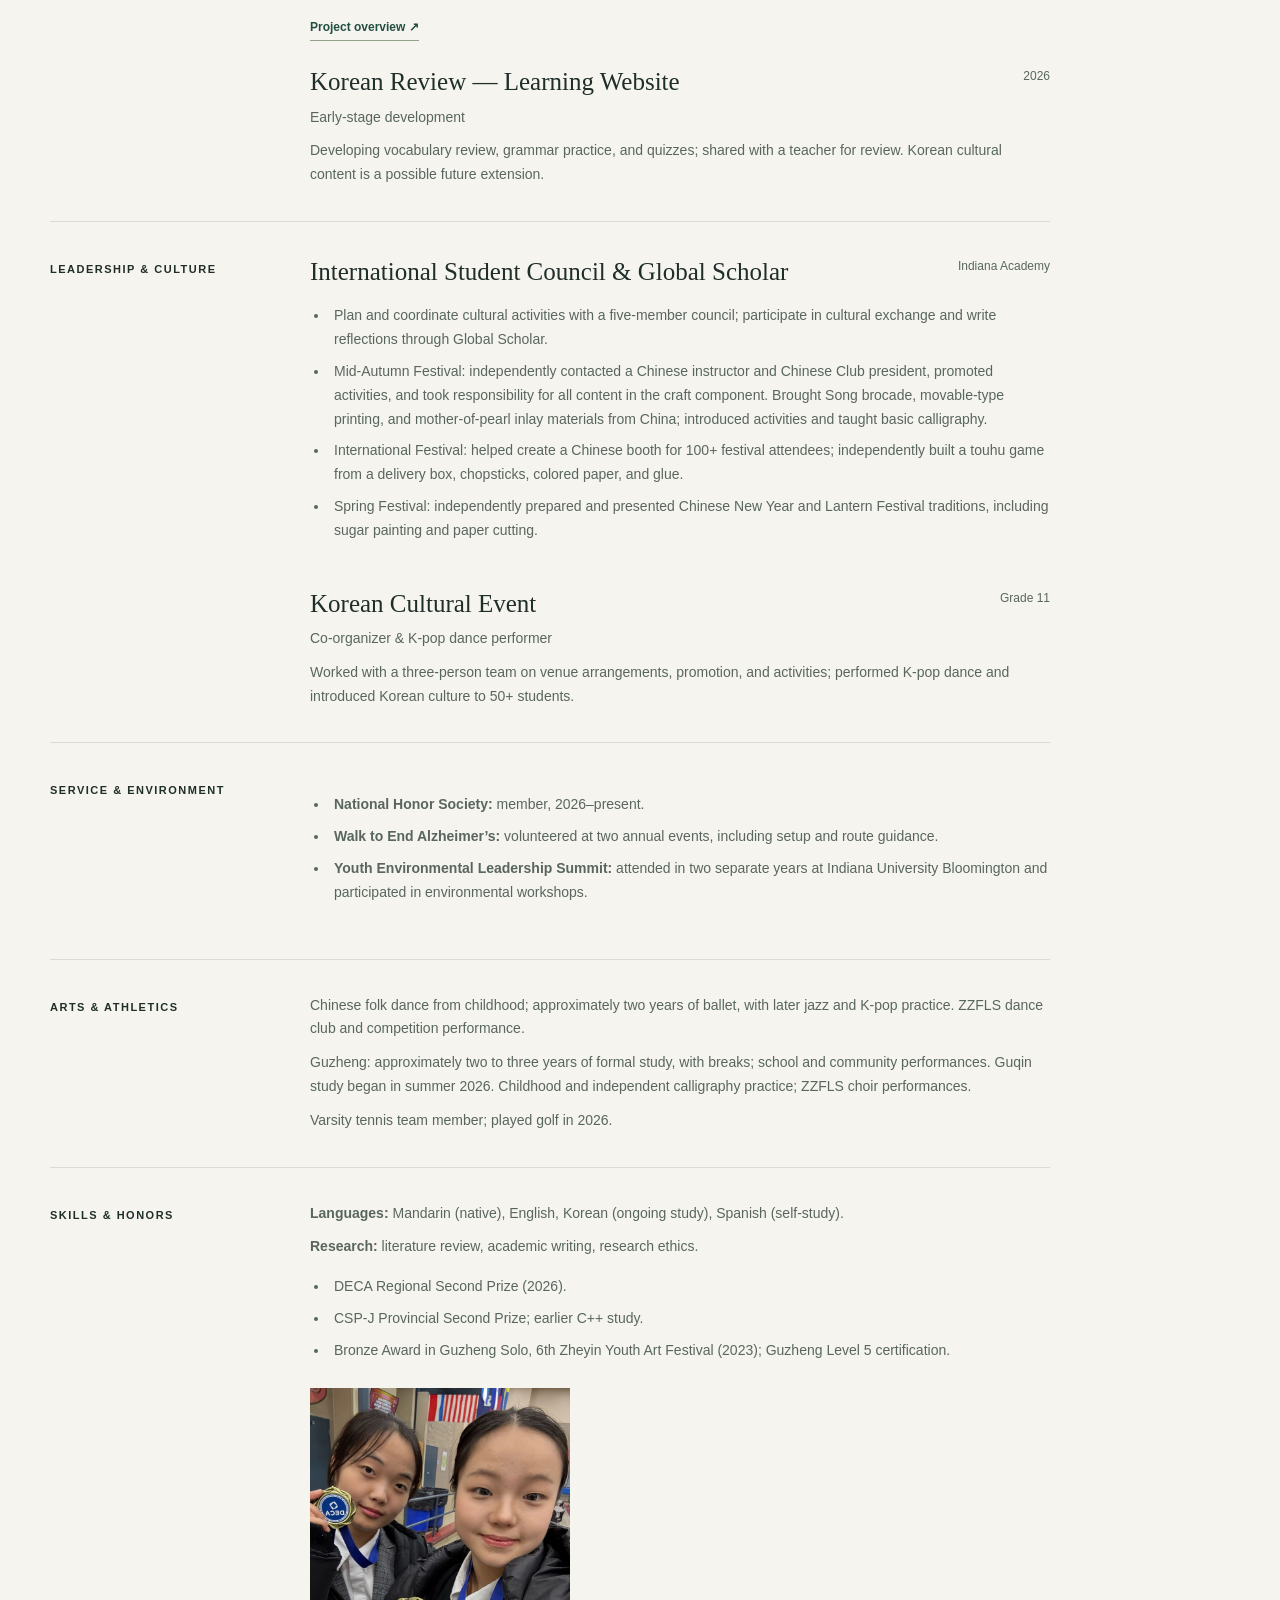
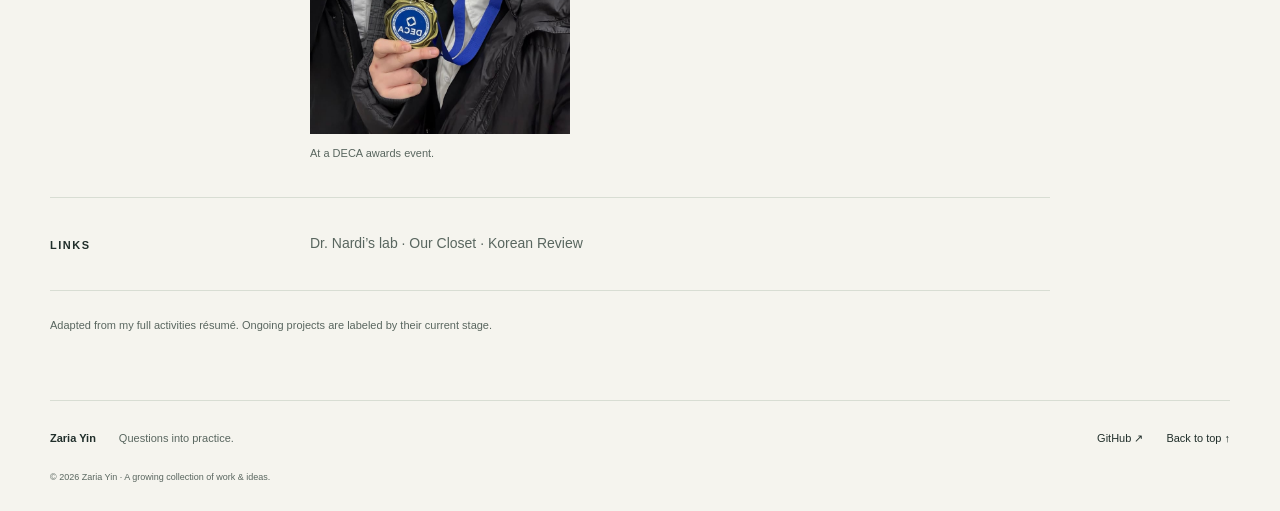
<file: resume.html>
<!doctype html>
<html lang="en">
<head>
  <meta charset="utf-8">
  <meta name="viewport" content="width=device-width, initial-scale=1">
  <meta name="description" content="Education, research, leadership, service, projects, skills, and honors of Zaria (Zhuodan) Yin.">
  <meta name="theme-color" content="#f5f4ee">
  <meta property="og:title" content="Resume · Zaria Yin">
  <meta property="og:description" content="Education, research, leadership, service, projects, skills, and honors of Zaria (Zhuodan) Yin.">
  <meta property="og:type" content="website">
  <title>Resume · Zaria Yin</title>
  <link rel="icon" href="assets/favicon.svg" type="image/svg+xml">
  <link rel="stylesheet" href="assets/styles.css">
  <script src="assets/site.js" defer></script>
</head>
<body class="resume">
  <a class="skip" href="#main">Skip to content</a>
  <header class="site-header wrap">
    <a class="brand" href="index.html" aria-label="Zaria Yin, home"><span class="monogram">zy<span>.</span></span><span class="brand-name">Zaria Yin</span></a>
    <button class="menu-toggle" aria-expanded="false" aria-controls="navigation" hidden>Menu <span aria-hidden="true">+</span></button>
    <nav id="navigation" aria-label="Main navigation"><a href="index.html">Home</a><a href="about.html">About</a><a href="research.html">Research</a><a href="projects.html">Projects</a><a href="how-i-think.html">How I Think</a><a href="learning.html">Learning</a><a href="resume.html" aria-current="page">Resume</a>
</nav>
  </header>
  <main id="main" class="wrap">
<section class="page-intro"><p class="eyebrow">06 / Resume</p><h1>Zaria <em>(Zhuodan)</em> Yin</h1><p class="lede">Indiana Academy student · Psychology research, cultural programming, and community projects</p></section>
<div class="resume-actions"><button class="button print-button" type="button" hidden>Print / Save as PDF <span aria-hidden="true">↗</span></button><a class="quiet-link" href="https://github.com/24r14">GitHub profile ↗</a></div>
<section class="resume-section"><h2>Education</h2>
<article><div class="resume-role"><h3>Indiana Academy for Science, Mathematics, and Humanities</h3><span>Aug 2025–present</span></div><p class="resume-context">Expected graduation: May 2027</p><p>Coursework: Psychology (Ball State University), Linear Algebra, AP Chemistry, AP Computer Science A, and Research Science.</p><p>Additional study: UC Berkeley Pre-College Scholars, six-week online psychology course.</p></article>
<article><div class="resume-role"><h3>Zhengzhou Foreign Language School</h3><span>Sep 2024–Jul 2025</span></div><p class="resume-context">Zhengzhou, China</p></article>
</section>
<section class="resume-section"><h2>Research &amp; writing</h2>
<article><div class="resume-role"><h3>Psychology Research Lab, Ball State University</h3><span>2026–present</span></div><p class="resume-context">Student Research Assistant</p><ul><li>Participate in weekly lab meetings on experimental psychology and research design.</li><li>Review literature on rumination, mindfulness, memory, and mnemonic strategies; summarize questions, methods, findings, and limitations.</li><li>Completed research ethics and IRB training for human-subjects research.</li></ul><a class="text-link" href="research.html#nardi-lab">Research context <span aria-hidden="true">↗</span></a></article>
<article><div class="resume-role"><h3>John Locke Essay Competition — Psychology</h3><span>Summer 2026</span></div><p class="resume-context">Independent researcher and writer</p><p>Reviewed psychology and public health literature and wrote a 15-page essay on improved recognition versus overdiagnosis of adolescent mental health conditions.</p></article>
<article><div class="resume-role"><h3>Research Science — Political Science Project</h3><span>Current coursework</span></div><p>Developing a political science research question, with a possible poster or panel proposal as a course-project goal.</p></article>
</section>
<section class="resume-section"><h2>Projects</h2>
<article><div class="resume-role"><h3>Our Closet — Muncie Youth Leadership Program</h3><span>2025–2026</span></div><p class="resume-context">Project team member · Five-member cross-school team</p><ul><li>Organized school donation collection; designed posters, helped run social media, sorted donations, and contacted Cardinal Closet and local schools.</li><li>The team collected 14 bags of clothing, 8 totes of other essentials, 304 school supplies, and 100 take-home bags for two elementary schools.</li><li>Presented the completed project with the team; Our Closet was recognized as the program’s winning project.</li></ul><a class="text-link" href="projects.html#our-closet">Project overview <span aria-hidden="true">↗</span></a></article>
<article><div class="resume-role"><h3>Korean Review — Learning Website</h3><span>2026</span></div><p class="resume-context">Early-stage development</p><p>Developing vocabulary review, grammar practice, and quizzes; shared with a teacher for review. Korean cultural content is a possible future extension.</p></article>
</section>
<section class="resume-section"><h2>Leadership &amp; culture</h2>
<article><div class="resume-role"><h3>International Student Council &amp; Global Scholar</h3><span>Indiana Academy</span></div><ul><li>Plan and coordinate cultural activities with a five-member council; participate in cultural exchange and write reflections through Global Scholar.</li><li>Mid-Autumn Festival: independently contacted a Chinese instructor and Chinese Club president, promoted activities, and took responsibility for all content in the craft component. Brought Song brocade, movable-type printing, and mother-of-pearl inlay materials from China; introduced activities and taught basic calligraphy.</li><li>International Festival: helped create a Chinese booth for 100+ festival attendees; independently built a touhu game from a delivery box, chopsticks, colored paper, and glue.</li><li>Spring Festival: independently prepared and presented Chinese New Year and Lantern Festival traditions, including sugar painting and paper cutting.</li></ul></article>
<article><div class="resume-role"><h3>Korean Cultural Event</h3><span>Grade 11</span></div><p class="resume-context">Co-organizer &amp; K-pop dance performer</p><p>Worked with a three-person team on venue arrangements, promotion, and activities; performed K-pop dance and introduced Korean culture to 50+ students.</p></article>
</section>
<section class="resume-section"><h2>Service &amp; environment</h2><article><ul><li><strong>National Honor Society:</strong> member, 2026–present.</li><li><strong>Walk to End Alzheimer’s:</strong> volunteered at two annual events, including setup and route guidance.</li><li><strong>Youth Environmental Leadership Summit:</strong> attended in two separate years at Indiana University Bloomington and participated in environmental workshops.</li></ul></article></section>
<section class="resume-section"><h2>Arts &amp; athletics</h2><article><p>Chinese folk dance from childhood; approximately two years of ballet, with later jazz and K-pop practice. ZZFLS dance club and competition performance.</p><p>Guzheng: approximately two to three years of formal study, with breaks; school and community performances. Guqin study began in summer 2026. Childhood and independent calligraphy practice; ZZFLS choir performances.</p><p>Varsity tennis team member; played golf in 2026.</p></article></section>
<section class="resume-section" id="honors"><h2>Skills &amp; honors</h2><article><p><strong>Languages:</strong> Mandarin (native), English, Korean (ongoing study), Spanish (self-study).</p><p><strong>Research:</strong> literature review, academic writing, research ethics.</p><ul><li>DECA Regional Second Prize (2026).</li><li>CSP-J Provincial Second Prize; earlier C++ study.</li><li>Bronze Award in Guzheng Solo, 6th Zheyin Youth Art Festival (2023); Guzheng Level 5 certification.</li></ul><figure class="resume-evidence"><a href="assets/photos/deca-award.jpg" aria-label="View full DECA award photograph"><img src="assets/photos/deca-award.jpg" alt="Two students holding DECA medals with blue ribbons." width="800" height="1067" loading="lazy" decoding="async"></a><figcaption>At a DECA awards event.</figcaption></figure></article></section>
<section class="resume-section"><h2>Links</h2><article><p><a href="https://d-nardi.com/dr-nardis-lab/">Dr. Nardi’s lab</a> · <a href="https://24r14.github.io/Our-Closet/">Our Closet</a> · <a href="https://24r14.github.io/Korean-Review/">Korean Review</a></p></article></section>
<p class="resume-note">Adapted from my full activities résumé. Ongoing projects are labeled by their current stage.</p>
</main>
  <footer class="site-footer wrap">
<div><a href="index.html">Zaria Yin</a><span>Questions into practice.</span>
</div>
<div><a href="https://github.com/24r14">GitHub <span aria-hidden="true">↗</span></a><a href="#main">Back to top ↑</a>
</div>
<p>© 2026 Zaria Yin · A growing collection of work &amp; ideas.</p>
</footer>
</body>
</html>
</file>
<file: assets/styles.css>
:root {
  --paper:#f5f4ee;
  --ink:#202e2a;
  --green:#234f43;
  --muted:#59665f;
  --line:#d8ddd3;
  --soft:#e9ede3;
  --serif:Georgia,'Times New Roman',serif;
  --sans:'Segoe UI',Arial,sans-serif
}
* {
  box-sizing:border-box
}
html {
  scroll-behavior:smooth;
  scroll-padding-top:30px
}
body {
  margin:0;
  background:var(--paper);
  color:var(--ink);
  font:16px/1.7 var(--sans);
  -webkit-font-smoothing:antialiased
}
a {
  color:inherit;
  text-decoration:none
}
a,button,summary {
  -webkit-tap-highlight-color:transparent
}
a:hover {
  color:var(--green)
}
button {
  font:inherit;
  cursor:pointer
}
button[hidden] {
  display:none!important
}
a:focus-visible,button:focus-visible,summary:focus-visible {
  outline:3px solid #6b8162;
  outline-offset:5px
}
::selection {
  background:#d6e2cc
}
h1,h2,h3,p {
  margin:0
}
h1,h2,h3 {
  font-weight:400
}
h1,h2 {
  font-family:var(--serif)
}
h1 {
  font-size:clamp(48px,5.8vw,78px);
  line-height:1.08;
  letter-spacing:-2.8px
}
h1 em {
  font-weight:400;
  color:var(--green)
}
h2 {
  font-size:36px;
  line-height:1.2;
  letter-spacing:-.8px
}
h3 {
  font-size:22px;
  line-height:1.3
}
p {
  color:var(--muted)
}
.wrap {
  width:min(1180px,calc(100% - 100px));
  margin-inline:auto
}
.skip {
  position:absolute;
  top:-80px;
  left:15px;
  padding:12px 20px;
  background:var(--ink);
  color:white;
  z-index:20
}
.skip:focus {
  top:15px
}
.site-header {
  display:flex;
  align-items:center;
  justify-content:space-between;
  padding-block:27px;
  border-bottom:1px solid var(--line);
  gap:28px
}
.brand {
  display:flex;
  align-items:center;
  gap:17px;
  white-space:nowrap
}
.monogram {
  font-family:var(--serif);
  font-size:35px;
  letter-spacing:-3px;
  line-height:1
}
.monogram span {
  color:#7a8d63
}
.brand-name {
  font-size:14px;
  font-weight:600
}
.site-header nav {
  display:flex;
  gap:25px;
  align-items:center
}
.site-header nav a {
  font-size:13px;
  white-space:nowrap;
  position:relative;
  padding-block:7px
}
.site-header nav a[aria-current=page] {
  color:var(--green);
  font-weight:600
}
.site-header nav a[aria-current=page]::after {
  content:'';
  height:2px;
  background:var(--green);
  position:absolute;
  bottom:0;
  left:0;
  right:0
}
.menu-toggle {
  border:0;
  background:none;
  padding:8px 0;
  color:var(--ink);
  font-size:14px;
  display:none
}
.eyebrow {
  font-size:10px;
  line-height:1.6;
  letter-spacing:1.7px;
  text-transform:uppercase;
  font-weight:600;
  color:var(--green)
}
.dot {
  width:6px;
  height:6px;
  display:inline-block;
  background:#6d865e;
  border-radius:50%;
  margin-right:8px;
  vertical-align:2px
}
.hero {
  display:grid;
  grid-template-columns:minmax(0,1fr) 320px;
  gap:75px;
  align-items:center;
  padding-block:86px 70px
}
.hero h1 {
  font-size:clamp(45px,4.8vw,64px);
  letter-spacing:-2.5px;
  margin-top:24px;
  line-height:1.13
}
.hero-name {
  font-size:18px;
  color:var(--ink);
  margin-top:27px
}
.hero-description {
  max-width:520px;
  margin-top:8px;
  font-size:15px;
  line-height:1.9
}
.actions {
  display:flex;
  align-items:center;
  gap:27px;
  flex-wrap:wrap;
  margin-top:28px
}
.button {
  display:inline-flex;
  gap:35px;
  align-items:center;
  justify-content:space-between;
  border:1px solid var(--green);
  background:var(--green);
  padding:12px 20px;
  color:#fff;
  font-size:12px;
  font-weight:500;
  min-height:46px;
  transition:background .15s
}
.button:hover {
  background:#153d32;
  color:#fff
}
.quiet-link {
  font-size:12px;
  font-weight:500
}
.quiet-link:hover {
  text-decoration:underline;
  text-underline-offset:5px
}
.field-note {
  padding:22px 24px 17px;
  background:var(--soft);
  border:1px solid #d8dfd0;
  transform:rotate(2deg);
  box-shadow:6px 8px 0 #eae9e0;
  align-self:center
}
.note-top,.note-bottom {
  display:flex;
  justify-content:space-between;
  font-size:8px;
  letter-spacing:1.5px;
  color:#53674b
}
.note-top {
  padding-bottom:15px;
  border-bottom:1px solid #cdd5c5
}
.orbit {
  height:160px;
  position:relative;
  margin:14px auto 0;
  width:220px
}
.orbit::before {
  content:'';
  position:absolute;
  width:120px;
  height:120px;
  border:1px solid #9fac8f;
  border-radius:50%;
  left:48px;
  top:18px
}
.orbit::after {
  content:'';
  position:absolute;
  width:8px;
  height:8px;
  background:var(--green);
  border-radius:50%;
  top:30px;
  right:54px
}
.orbit-word {
  position:absolute;
  font-size:8px;
  letter-spacing:1.7px;
  z-index:1;
  background:var(--soft);
  padding:2px 5px
}
.orbit-word.top {
  top:7px;
  left:89px
}
.orbit-word.right {
  top:90px;
  right:20px
}
.orbit-word.bottom {
  top:118px;
  left:22px
}
.orbit-center {
  position:absolute;
  font-family:var(--serif);
  font-style:italic;
  font-size:60px;
  line-height:1;
  top:48px;
  left:94px;
  color:var(--green)
}
.field-note h2 {
  font-size:27px;
  line-height:1.2;
  letter-spacing:-.5px
}
.field-note p {
  font-size:11px;
  line-height:1.8;
  margin-top:12px
}
.note-bottom {
  margin-top:24px;
  border-top:1px solid #cdd5c5;
  padding-top:12px;
  font-size:7px
}
.interest-strip {
  border-top:1px solid var(--line);
  border-bottom:1px solid var(--line);
  padding-block:20px;
  display:flex;
  align-items:center;
  justify-content:space-between;
  gap:20px
}
.interest-strip>span {
  font-size:10px;
  text-transform:uppercase;
  letter-spacing:1px;
  color:var(--muted)
}
.interest-strip p {
  font-family:var(--serif);
  font-size:17px;
  color:var(--ink);
  display:flex;
  gap:28px;
  align-items:center
}
.interest-strip i {
  font-size:14px;
  color:#939d8d;
  font-style:normal
}
.section {
  padding-block:62px
}
.section-heading {
  display:flex;
  align-items:end;
  justify-content:space-between;
  gap:25px;
  margin-bottom:30px
}
.section-heading h2 {
  margin-top:9px
}
.featured-project {
  display:grid;
  grid-template-columns:1fr 1.05fr;
  border:1px solid var(--line);
  transition:border-color .2s
}
.featured-project:hover {
  border-color:#899f82;
  color:var(--ink)
}
.project-art {
  background:#e5e9df;
  position:relative;
  min-height:280px;
  overflow:hidden;
  display:flex;
  align-items:center;
  justify-content:center
}
.supply-stack {
  width:230px;
  height:210px;
  position:relative
}
.supply {
  position:absolute;
  display:block;
  border:1px solid #bbc4ad
}
.supply.book {
  width:123px;
  height:165px;
  background:#6f805c;
  transform:rotate(-13deg);
  top:15px;
  left:10px;
  border-radius:2px;
  box-shadow:4px 5px 0 #c4cdb7
}
.supply.book::after {
  content:'';
  position:absolute;
  top:0;
  bottom:0;
  width:8px;
  left:8px;
  border-right:1px solid #a3b18f
}
.supply.paper {
  background:repeating-linear-gradient(#f2efe1 0 13px,#cfd6c1 13px 14px);
  width:128px;
  height:158px;
  left:74px;
  top:25px;
  transform:rotate(8deg);
  box-shadow:2px 3px 0 #c5ceb7
}
.supply.pencil {
  width:8px;
  height:174px;
  background:#b39969;
  top:6px;
  left:194px;
  transform:rotate(23deg);
  border:0
}
.supply.pencil::before {
  content:'';
  position:absolute;
  top:-13px;
  border-left:4px solid transparent;
  border-right:4px solid transparent;
  border-bottom:13px solid #435442
}
.supply.tag {
  background:#f6f2df;
  width:146px;
  height:110px;
  left:43px;
  top:59px;
  transform:rotate(-4deg);
  padding:17px 20px;
  font-size:24px;
  line-height:.95;
  letter-spacing:-.8px;
  font-weight:700;
  color:#314739;
  box-shadow:3px 3px 0 #5f745122
}
.supply.tag span {
  display:block;
  font-size:5px;
  letter-spacing:1.2px;
  margin-top:13px;
  font-weight:600
}
.art-caption {
  position:absolute;
  bottom:16px;
  left:25px;
  font-size:8px;
  letter-spacing:1.3px;
  text-transform:uppercase;
  color:#53634b
}
.feature-copy {
  padding:36px
}
.feature-copy h3 {
  font-family:var(--serif);
  font-size:34px;
  letter-spacing:-.8px;
  margin-top:10px
}
.feature-copy>p:not(.eyebrow) {
  font-size:13px;
  line-height:1.9;
  max-width:410px;
  margin-top:12px
}
.project-meta {
  display:flex;
  flex-wrap:wrap;
  justify-content:space-between;
  gap:10px;
  font-size:9px;
  color:var(--muted);
  border-top:1px solid var(--line);
  padding-top:17px;
  margin-top:24px
}
.text-link {
  display:inline-block;
  font-size:12px;
  color:var(--green);
  font-weight:600;
  border-bottom:1px solid #94a28c;
  padding-bottom:3px
}
.feature-copy>.text-link {
  margin-top:21px
}
.text-link:hover {
  border-color:var(--green)
}
.work-rows {
  margin-top:17px
}
.work-rows>a {
  display:grid;
  grid-template-columns:40px 1fr 180px 20px;
  gap:15px;
  padding-block:25px;
  border-bottom:1px solid var(--line);
  align-items:center
}
.row-number {
  font-family:var(--serif);
  font-size:14px;
  color:#66775f
}
.work-rows h3 {
  font-family:var(--serif);
  font-size:23px
}
.work-rows p {
  font-size:12px;
  margin-top:5px
}
.row-type {
  font-size:10px;
  color:var(--muted);
  text-align:right
}
.closing-note {
  text-align:center;
  padding:30px 0 75px
}
.closing-note blockquote {
  font-family:var(--serif);
  font-size:clamp(33px,4vw,47px);
  line-height:1.25;
  letter-spacing:-1px;
  margin:20px 0;
  color:var(--green)
}
.closing-note>p:not(.eyebrow) {
  font-size:12px
}
.closing-note .text-link {
  margin-top:22px
}
.site-footer {
  border-top:1px solid var(--line);
  padding-block:28px 25px;
  display:flex;
  gap:15px;
  justify-content:space-between;
  flex-wrap:wrap;
  font-size:11px
}
.site-footer>div {
  display:flex;
  gap:23px;
  align-items:center
}
.site-footer>div:first-child>a {
  font-weight:600
}
.site-footer>div>span {
  color:var(--muted)
}
.site-footer>p {
  width:100%;
  font-size:9px;
  margin-top:8px
}
.page-intro {
  padding:78px 0 56px;
  border-bottom:1px solid var(--line)
}
.page-intro h1 {
  margin-top:20px
}
.lede {
  font-size:17px;
  line-height:1.85;
  max-width:680px;
  margin-top:27px
}
.split-section {
  display:grid;
  grid-template-columns:1fr 1.8fr;
  gap:80px;
  padding-block:57px;
  border-bottom:1px solid var(--line)
}
.split-section h2 {
  font-size:31px
}
.prose {
  max-width:690px
}
.prose p {
  margin-bottom:20px;
  font-size:15px;
  line-height:1.95
}
.prose p:last-child {
  margin-bottom:0
}
.three-columns {
  display:grid;
  grid-template-columns:repeat(3,1fr);
  gap:45px;
  margin-top:30px
}
.small-index {
  display:block;
  font-family:var(--serif);
  color:#718565;
  font-size:16px;
  margin-bottom:20px
}
.three-columns h2 {
  font-family:var(--serif);
  font-size:25px
}
.three-columns p {
  font-size:14px;
  margin-top:15px
}
.callout {
  padding:38px 42px;
  background:var(--soft);
  margin:0 0 65px
}
.callout h2 {
  margin-top:12px;
  font-size:32px
}
.callout>p:not(.eyebrow) {
  max-width:680px;
  margin-top:16px;
  font-size:14px
}
.callout>.text-link {
  margin-top:22px
}
.editorial-label {
  font-size:11px;
  color:var(--muted);
  margin-top:28px
}
.question-list article {
  display:grid;
  grid-template-columns:65px 1fr;
  padding-block:42px;
  border-bottom:1px solid var(--line);
  max-width:950px
}
.question-list h2 {
  font-size:31px;
  margin-top:10px
}
.question-list p:not(.eyebrow) {
  font-size:15px;
  max-width:720px;
  margin-top:17px
}
.question-list p.question-foot {
  font-size:12px;
  color:#596d50;
  border-left:2px solid #afbea1;
  padding-left:15px
}
.question-list+.split-section {
  border:0;
  margin-bottom:25px
}
.project-detail {
  padding:46px 0;
  border-bottom:1px solid var(--line);
  scroll-margin-top:25px
}
.project-detail:last-child {
  border:0;
  padding-bottom:70px
}
.project-detail-heading {
  display:flex;
  justify-content:space-between;
  gap:25px;
  align-items:start
}
.project-detail h2 {
  margin-top:9px;
  font-size:39px
}
.project-subtitle {
  font-size:12px;
  margin-top:8px
}
.status {
  border:1px solid #c3cfb9;
  border-radius:20px;
  font-size:10px;
  white-space:nowrap;
  padding:4px 13px;
  color:#4e6845;
  margin-top:6px
}
.project-summary {
  max-width:780px;
  font-size:18px;
  margin-top:27px
}
.detail-grid {
  display:grid;
  grid-template-columns:1fr 1fr;
  gap:65px;
  margin-top:28px
}
.detail-grid h3 {
  font-family:var(--serif);
  font-size:23px
}
.detail-grid p {
  font-size:14px;
  margin-top:12px
}
.results-band {
  display:grid;
  grid-template-columns:repeat(3,1fr);
  background:var(--soft);
  margin-top:30px;
  padding:26px 30px;
  gap:25px
}
.results-band strong {
  display:block;
  font-family:var(--serif);
  font-size:36px;
  font-weight:400;
  color:var(--green);
  line-height:1.2
}
.results-band span {
  font-size:11px;
  display:block;
  margin-top:7px;
  color:var(--muted)
}
.caption {
  font-size:10px;
  margin-top:10px
}
.project-detail details {
  border-block:1px solid var(--line);
  margin-top:28px;
  padding:16px 0
}
.project-detail summary {
  font-size:13px;
  cursor:pointer;
  list-style:none;
  display:flex;
  justify-content:space-between
}
.project-detail summary::-webkit-details-marker {
  display:none
}
.project-detail details[open] summary {
  margin-bottom:20px
}
.project-detail details[open] summary span {
  transform:rotate(45deg)
}
.project-detail details p {
  font-size:13px
}
.project-reflection {
  font-size:14px;
  border-left:2px solid #b7c4aa;
  margin-top:24px;
  margin-bottom:24px;
  padding-left:20px
}
.project-detail>.text-link {
  margin-top:20px
}
.principles {
  display:grid;
  grid-template-columns:1fr 1fr;
  gap:0 65px;
  padding-block:10px 55px
}
.principles article {
  padding:38px 0;
  border-bottom:1px solid var(--line)
}
.principles h2 {
  font-size:30px;
  line-height:1.25;
  margin-top:14px
}
.principles article>p:not(.eyebrow) {
  font-size:14px;
  margin-top:17px
}
.example {
  padding:18px 20px;
  background:var(--soft);
  margin-top:23px
}
.example>span {
  font-size:9px;
  text-transform:uppercase;
  letter-spacing:1px;
  color:#4c6543
}
.example p {
  font-family:var(--serif);
  font-size:17px;
  color:var(--green);
  line-height:1.6;
  margin-top:7px
}
.reading-steps {
  list-style:none;
  padding:0;
  margin:25px 0 0
}
.reading-steps li {
  display:grid;
  grid-template-columns:105px 1fr;
  padding:13px 0;
  border-bottom:1px solid var(--line);
  font-size:13px;
  gap:10px
}
.reading-steps strong {
  font-weight:600;
  color:var(--green)
}
.reading-steps span {
  color:var(--muted)
}
.notebook-grid {
  display:grid;
  grid-template-columns:repeat(3,1fr);
  gap:20px
}
.notebook-grid article {
  border:1px solid var(--line);
  padding:25px;
  display:flex;
  flex-direction:column;
  align-items:start
}
.notebook-grid h3 {
  font-family:var(--serif);
  font-size:26px;
  margin-top:16px
}
.notebook-grid p:not(.eyebrow) {
  font-size:13px;
  margin-block:16px 25px
}
.notebook-grid .text-link {
  margin-top:auto;
  font-size:11px
}
.resume-actions {
  display:flex;
  align-items:center;
  gap:30px;
  padding-top:30px
}
.resume-section {
  display:grid;
  grid-template-columns:210px 1fr;
  column-gap:50px;
  padding:34px 0;
  border-bottom:1px solid var(--line);
  max-width:1000px
}
.resume-section h2 {
  font-family:var(--sans);
  font-weight:600;
  font-size:11px;
  text-transform:uppercase;
  letter-spacing:1.5px;
  margin-top:7px
}
.resume-section h3 {
  font-family:var(--serif);
  font-size:25px
}
.resume-section>p,.resume-section article p {
  font-size:14px
}
.resume-section article+article {
  grid-column:2;
  margin-top:25px
}
.resume-section>p+p {
  grid-column:2;
  margin-top:8px
}
.resume-role {
  display:flex;
  justify-content:space-between;
  gap:25px
}
.resume-role>span {
  font-size:12px;
  color:var(--muted)
}
.resume-context {
  margin-top:7px
}
.resume-section ul {
  padding-left:19px;
  margin-block:16px 20px;
  color:var(--muted);
  font-size:14px
}
.resume-section li {
  padding-left:5px;
  margin-bottom:8px
}
.resume-note {
  font-size:11px;
  margin-block:25px 65px
}
.resume main {
  max-width:1180px
}
.resume .page-intro h1 {
  font-size:62px
}
@media(min-width:1450px) {
  .hero {
    padding-block:105px 90px
  }
  .hero h1 {
    font-size:68px
  }
  .hero {
    gap:100px;
    grid-template-columns:1fr 340px
  }
  .field-note {
    padding:25px 28px
  }
  .site-header {
    padding-block:32px
  }
}
@media(max-width:1080px) {
  .wrap {
    width:calc(100% - 64px)
  }
  .site-header nav {
    gap:17px
  }
  .brand-name {
    display:none
  }
  .hero {
    gap:35px;
    grid-template-columns:minmax(0,1fr) 280px;
    padding-top:65px
  }
  .hero h1 {
    font-size:48px
  }
  .interest-strip p {
    gap:18px;
    font-size:16px
  }
  .feature-copy {
    padding:27px
  }
  .split-section {
    gap:40px
  }
  .notebook-grid {
    gap:15px
  }
  .notebook-grid article {
    padding:20px
  }
  .notebook-grid h3 {
    font-size:23px
  }
}
@media(max-width:760px) {
  .wrap {
    width:calc(100% - 40px)
  }
  .brand-name {
    display:inline
  }
  .site-header {
    flex-wrap:wrap;
    gap:14px;
    padding-block:21px
  }
  .site-header nav {
    flex-wrap:wrap;
    width:100%;
    gap:10px 22px
  }
  .js .menu-toggle {
    display:flex;
    gap:20px;
    align-items:center
  }
  .js .site-header nav {
    display:none
  }
  .js .site-header nav.is-open {
    display:flex;
    padding-top:12px
  }
  .site-header nav a {
    font-size:13px
  }
  .hero {
    grid-template-columns:1fr;
    padding-block:48px;
    gap:40px
  }
  .hero h1 {
    font-size:clamp(41px,7.5vw,58px);
    letter-spacing:-2px
  }
  .hero-description {
    font-size:14px;
    max-width:520px
  }
  .hero-name {
    margin-top:24px
  }
  .hero .eyebrow {
    font-size:9px;
    letter-spacing:1.3px
  }
  .actions {
    gap:20px
  }
  .field-note {
    width:min(320px,90%);
    margin-inline:auto;
    transform:rotate(1deg)
  }
  .interest-strip {
    display:block;
    padding-block:17px
  }
  .interest-strip p {
    font-size:14px;
    gap:14px;
    margin-top:9px;
    flex-wrap:wrap
  }
  .section {
    padding-block:43px
  }
  .section-heading h2 {
    font-size:29px
  }
  .section-heading {
    align-items:start
  }
  .section-heading>.quiet-link {
    white-space:nowrap;
    margin-top:25px;
    font-size:10px
  }
  .featured-project {
    grid-template-columns:1fr
  }
  .project-art {
    min-height:250px
  }
  .feature-copy {
    padding:28px
  }
  .work-rows>a {
    grid-template-columns:25px 1fr 15px;
    gap:10px;
    padding-block:22px
  }
  .work-rows h3 {
    font-size:21px
  }
  .row-type {
    display:none
  }
  .work-rows p {
    font-size:11px
  }
  .closing-note {
    padding-bottom:50px
  }
  .closing-note blockquote {
    font-size:35px
  }
  .site-footer {
    padding-block:24px
  }
  .site-footer>div {
    gap:15px
  }
  .site-footer>div:first-child>span {
    display:none
  }
  .page-intro {
    padding:48px 0 37px
  }
  .page-intro h1 {
    font-size:48px;
    letter-spacing:-2px
  }
  .lede {
    font-size:15px;
    margin-top:23px
  }
  .split-section {
    grid-template-columns:1fr;
    gap:24px;
    padding-block:35px
  }
  .split-section h2 {
    font-size:29px
  }
  .split-section h2 br {
    display:none
  }
  .prose p {
    font-size:14px
  }
  .three-columns {
    grid-template-columns:1fr;
    gap:30px
  }
  .small-index {
    margin-bottom:10px
  }
  .three-columns article {
    border-bottom:1px solid var(--line);
    padding-bottom:25px
  }
  .three-columns p {
    margin-top:10px
  }
  .callout {
    padding:28px;
    margin-bottom:45px
  }
  .callout h2 {
    font-size:28px
  }
  .question-list article {
    grid-template-columns:35px 1fr;
    padding-block:30px
  }
  .question-list h2 {
    font-size:27px
  }
  .question-list p:not(.eyebrow) {
    font-size:14px
  }
  .project-detail-heading {
    flex-direction:column;
    gap:12px
  }
  .project-detail h2 {
    font-size:34px
  }
  .project-summary {
    font-size:16px
  }
  .detail-grid {
    grid-template-columns:1fr;
    gap:25px
  }
  .results-band {
    padding:22px 20px;
    gap:20px 15px;
    grid-template-columns:1fr 1fr
  }
  .results-band>div:last-child {
    grid-column:1/-1
  }
  .results-band strong {
    font-size:32px
  }
  .project-detail {
    padding-block:35px
  }
  .principles {
    grid-template-columns:1fr;
    gap:0;
    padding-bottom:35px
  }
  .principles h2 {
    font-size:28px
  }
  .principles article {
    padding-block:30px
  }
  .notebook-grid {
    grid-template-columns:1fr;
    gap:20px
  }
  .notebook-grid article {
    padding:26px
  }
  .reading-steps li {
    grid-template-columns:85px 1fr;
    font-size:12px
  }
  .resume-section {
    grid-template-columns:1fr;
    gap:18px;
    padding-block:28px
  }
  .resume-section article+article,.resume-section>p+p {
    grid-column:1;
    margin-top:10px
  }
  .resume-role {
    gap:15px;
    flex-wrap:wrap
  }
  .resume-role>span {
    margin-top:5px
  }
  .resume .page-intro h1 {
    font-size:47px
  }
  .resume-actions {
    gap:20px;
    flex-wrap:wrap
  }
  .resume-note {
    margin-bottom:45px
  }
}
/* Photo sections: the full image remains available from each photograph. */
.section-aside {
  color:var(--muted);
  font-size:11px;
}
.kitchen-section {
  border-top:1px solid var(--line);
  padding-top:45px;
}
.kitchen-section .section-heading {
  margin-bottom:18px;
}
.kitchen-intro {
  max-width:660px;
  font-size:15px;
  margin-bottom:28px;
}
.photo-triptych {
  display:grid;
  grid-template-columns:repeat(3,minmax(0,1fr));
  gap:24px;
}
.photo-triptych figure,.workshop-photos figure {
  margin:0;
  min-width:0;
}
.photo-triptych a,.workshop-photos a {
  display:block;
  background:var(--soft);
}
.photo-triptych img {
  display:block;
  width:100%;
  height:auto;
  aspect-ratio:4/5;
  object-fit:cover;
}
.photo-triptych figure:nth-child(2) img {
  object-position:50% 28%;
}
.photo-triptych figcaption {
  font-family:var(--serif);
  font-size:18px;
  line-height:1.45;
  padding-top:17px;
  color:var(--ink);
}
.photo-triptych figcaption span {
  display:block;
  font-family:var(--sans);
  font-size:9px;
  color:var(--green);
  letter-spacing:1.4px;
  text-transform:uppercase;
  margin-bottom:8px;
}
.workshop-photos {
  display:grid;
  grid-template-columns:1fr 1fr;
  gap:24px;
  margin-top:32px;
}
.workshop-photos img {
  display:block;
  width:100%;
  height:auto;
  aspect-ratio:4/3;
  object-fit:cover;
  object-position:50% 70%;
}
.workshop-photos figcaption {
  padding-top:12px;
  font-size:11px;
  line-height:1.7;
  color:var(--muted);
}
.workshop-preview {
  display:grid;
  grid-template-columns:230px minmax(0,1fr);
  align-items:center;
  margin-top:24px;
  gap:32px;
  padding-bottom:24px;
  border-bottom:1px solid var(--line);
}
.workshop-preview img {
  display:block;
  width:100%;
  height:auto;
  aspect-ratio:4/3;
  object-fit:cover;
  object-position:50% 75%;
}
.workshop-preview h3 {
  font-family:var(--serif);
  font-size:28px;
  margin-top:10px;
}
.workshop-preview p:not(.eyebrow) {
  font-size:13px;
  margin-top:10px;
}
.workshop-preview .text-link {
  margin-top:17px;
}
@media(max-width:760px) {
  .section-aside {
    display:none;
  }
  .photo-triptych {
    grid-template-columns:1fr;
    gap:30px;
  }
  .photo-triptych img {
    aspect-ratio:1/1;
  }
  .photo-triptych figcaption {
    padding-top:13px;
  }
  .workshop-photos {
    grid-template-columns:1fr;
    gap:24px;
  }
  .workshop-preview {
    grid-template-columns:1fr;
    gap:22px;
  }
  .workshop-preview img {
    aspect-ratio:3/2;
  }
  .workshop-preview h3 {
    font-size:26px;
  }
}
.about-intro {
  display:grid;
  grid-template-columns:minmax(0,1fr) 270px;
  align-items:center;
  gap:60px;
}
.about-intro h1 { font-size:clamp(43px,5.2vw,72px); }
.portrait { margin:0; }
.portrait img { display:block; width:100%; height:auto; }
.portrait figcaption,.activity-wide figcaption,.activity-pair figcaption {
  padding-top:12px;
  color:var(--muted);
  font-size:11px;
  line-height:1.7;
}
.activity-wide { margin:38px 0 0; }
.activity-wide img { display:block; width:100%; height:auto; }
.activity-context { margin-top:38px; }
.activity-pair {
  display:grid;
  grid-template-columns:repeat(2,minmax(0,1fr));
  gap:30px;
  margin-top:28px;
}
.activity-pair figure { margin:0; }
.activity-pair img {
  display:block;
  width:100%;
  height:auto;
  aspect-ratio:4/5;
  object-fit:cover;
  object-position:center 35%;
}
.service-pair h3 { font:27px/1.2 var(--serif); margin:25px 0 14px; }
.thank-you-note { margin-top:38px; padding:28px; background:var(--soft); }
.thank-you-note h3 { font:27px/1.2 var(--serif); margin:8px 0 14px; }
.thank-you-layout { display:grid; grid-template-columns:minmax(0,.9fr) minmax(0,1.1fr); gap:35px; align-items:center; }
.closing-presentation .festival-photo { max-width:360px; }
.gallery-heading { font:27px/1.2 var(--serif); margin:38px 0 18px; }
.may-term-collaborative img { aspect-ratio:4/3; }
.resume-evidence { width:min(260px,100%); margin:25px 0 0; }
.resume-evidence img { display:block; width:100%; height:auto; }
.resume-evidence figcaption { font-size:11px; color:var(--muted); padding-top:10px; }
@media(max-width:760px) {
  .about-intro { grid-template-columns:1fr; gap:30px; }
  .portrait { width:min(250px,100%); }
  .activity-pair { grid-template-columns:1fr; gap:32px; }
  .thank-you-note { padding:22px; }
  .thank-you-layout { grid-template-columns:1fr; gap:25px; }
}
/* Research and activity detail added from the applicant's supplied resume. */
.research-entry {
  padding:46px 0;
  border-bottom:1px solid var(--line);
  scroll-margin-top:25px;
}
.research-entry h2 {
  font-size:36px;
  margin-top:9px;
}
.festival-layout {
  display:grid;
  grid-template-columns:minmax(0,1fr) minmax(0,1fr);
  align-items:center;
  gap:55px;
  margin-top:32px;
}
.festival-photo {
  margin:0;
}
.festival-photo img {
  display:block;
  width:100%;
  height:auto;
}
.festival-photo figcaption {
  font-size:11px;
  line-height:1.7;
  color:var(--muted);
  padding-top:12px;
}
.festival-layout h3 {
  font-family:var(--serif);
  font-size:27px;
  margin-bottom:14px;
}
.festival-layout .prose p+h3 {
  margin-top:25px;
}
.festival-preview img {
  object-position:50% 48%;
}
.resume-section article p+p {
  margin-top:10px;
}
.results-band strong {
  overflow-wrap:break-word;
}
@media(max-width:760px) {
  .research-entry {
    padding-block:35px;
  }
  .research-entry h2 {
    font-size:30px;
  }
  .festival-layout {
    grid-template-columns:1fr;
    gap:28px;
  }
}
@media print {
  .resume-evidence { display:none; }
  .resume-section article p+p {
    margin-top:5pt;
  }
}
@media(prefers-reduced-motion:reduce) {
  html {
    scroll-behavior:auto
  }
  *,*::before,*::after {
    transition:none!important;
    animation:none!important
  }
}
@media print {
  @page {
    margin:17mm
  }
  body {
    background:#fff;
    font:10pt/1.5 Arial,sans-serif;
    color:#111
  }
  .wrap {
    width:100%;
    margin:0
  }
  .site-header,.site-footer,.resume-actions,.skip {
    display:none
  }
  .page-intro {
    padding:0 0 14pt;
    border-bottom:1pt solid #aaa
  }
  .page-intro>.eyebrow {
    display:none
  }
  .resume .page-intro h1 {
    font-size:25pt;
    line-height:1.1;
    letter-spacing:-.7pt
  }
  .resume .page-intro h1 br {
    display:none
  }
  .resume .page-intro h1 em {
    font-style:normal;
    color:#111
  }
  .resume .lede {
    font-size:10pt;
    margin-top:10pt;
    max-width:none
  }
  .resume-section {
    grid-template-columns:110pt 1fr;
    column-gap:20pt;
    padding:14pt 0;
    break-inside:avoid;
    max-width:none
  }
  .resume-section h2 {
    font-size:9pt;
    margin-top:4pt
  }
  .resume-section h3 {
    font-size:15pt
  }
  .resume-section>p,.resume-section article p,.resume-section ul {
    font-size:9pt
  }
  .resume-section ul {
    margin:8pt 0
  }
  .resume-section article+article,.resume-section>p+p {
    grid-column:2
  }
  .resume-role>span {
    font-size:9pt
  }
  .resume-note {
    font-size:8pt;
    margin:13pt 0 0
  }
  .text-link {
    border:0;
    font-size:9pt
  }
  p {
    color:#333
  }
  a {
    color:#111
  }
  h1,h2,h3 {
    break-after:avoid
  }
}

/* Personal photographs with their original proportions. */
.golf-gallery { grid-template-columns:minmax(0,.75fr) minmax(0,1.25fr); align-items:start; }
.golf-gallery img { aspect-ratio:auto; }
.service-pair details { margin-top:24px; }
@media(max-width:760px) { .golf-gallery { grid-template-columns:1fr; } }

/* Preserve the full frame in the earlier performance gallery. */
.performance-archive img { aspect-ratio:4/3; object-fit:contain; background:#e9e8e1; }
</file>
